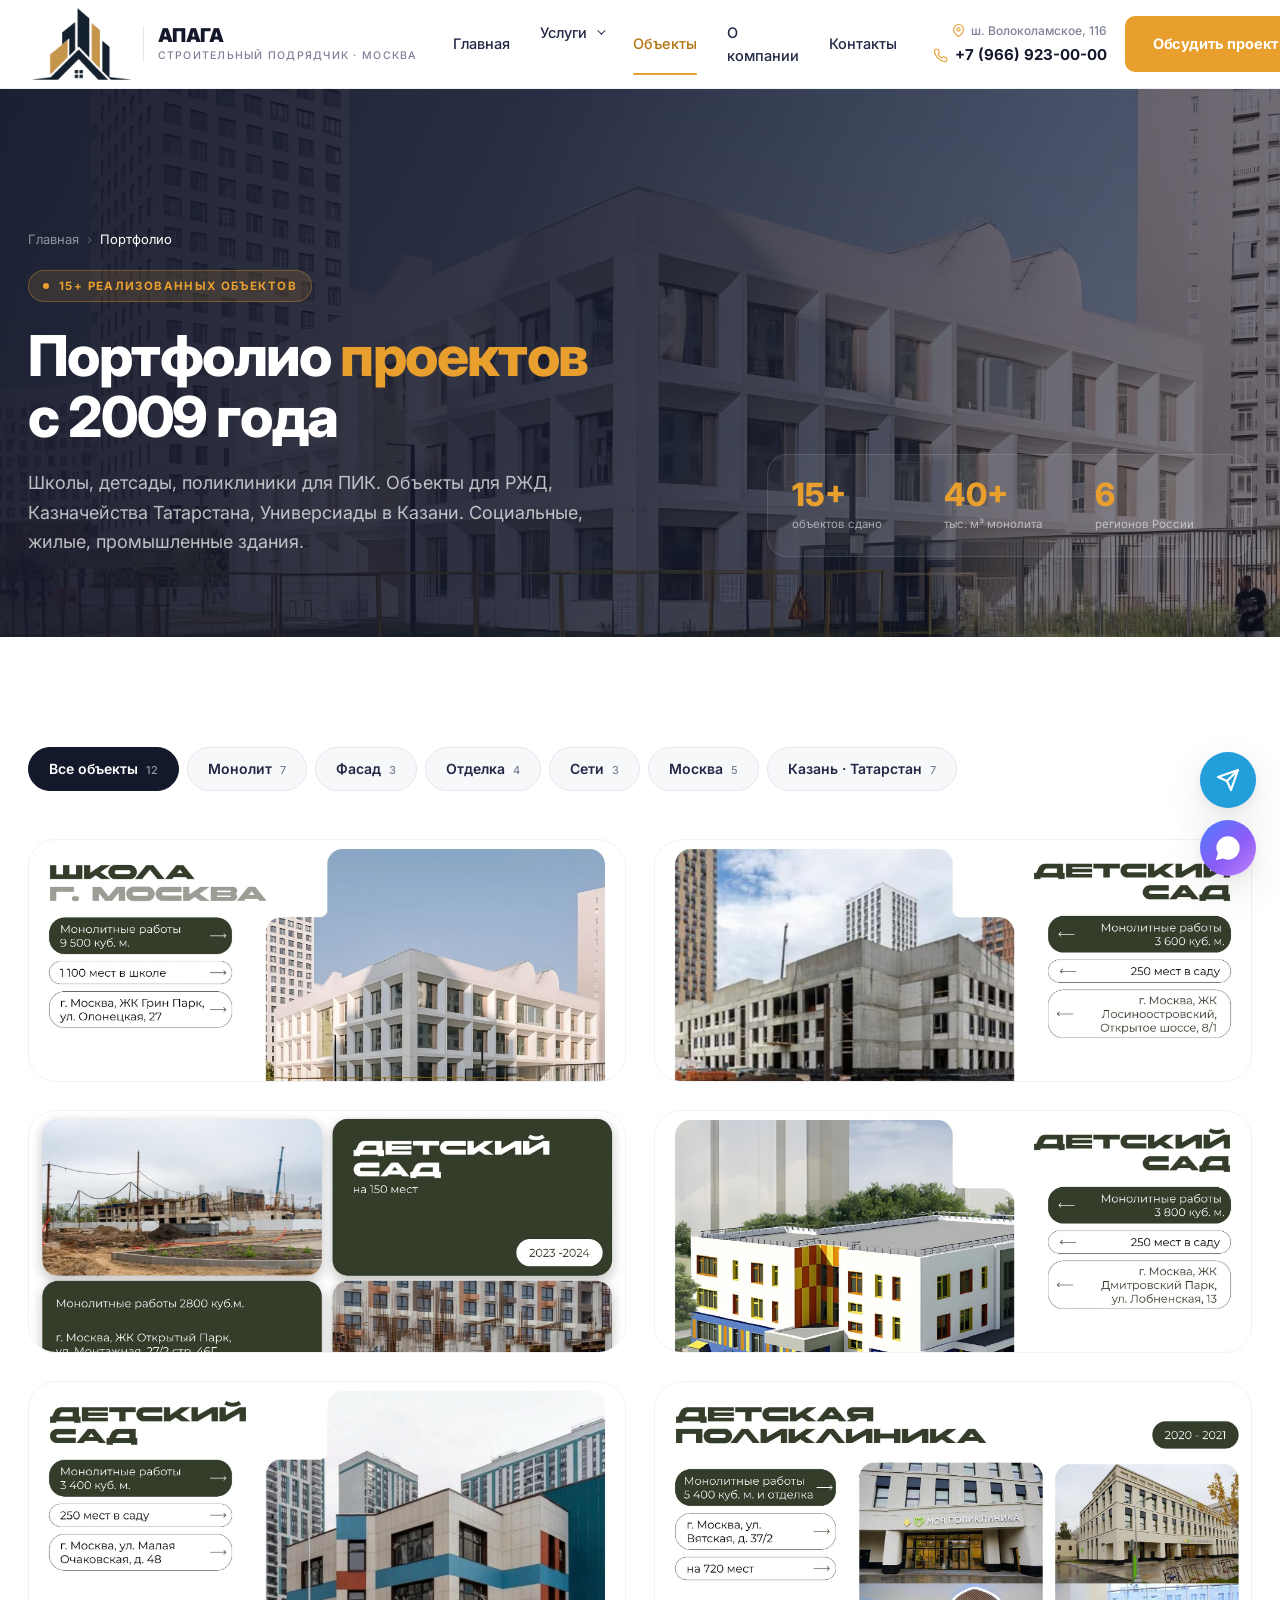
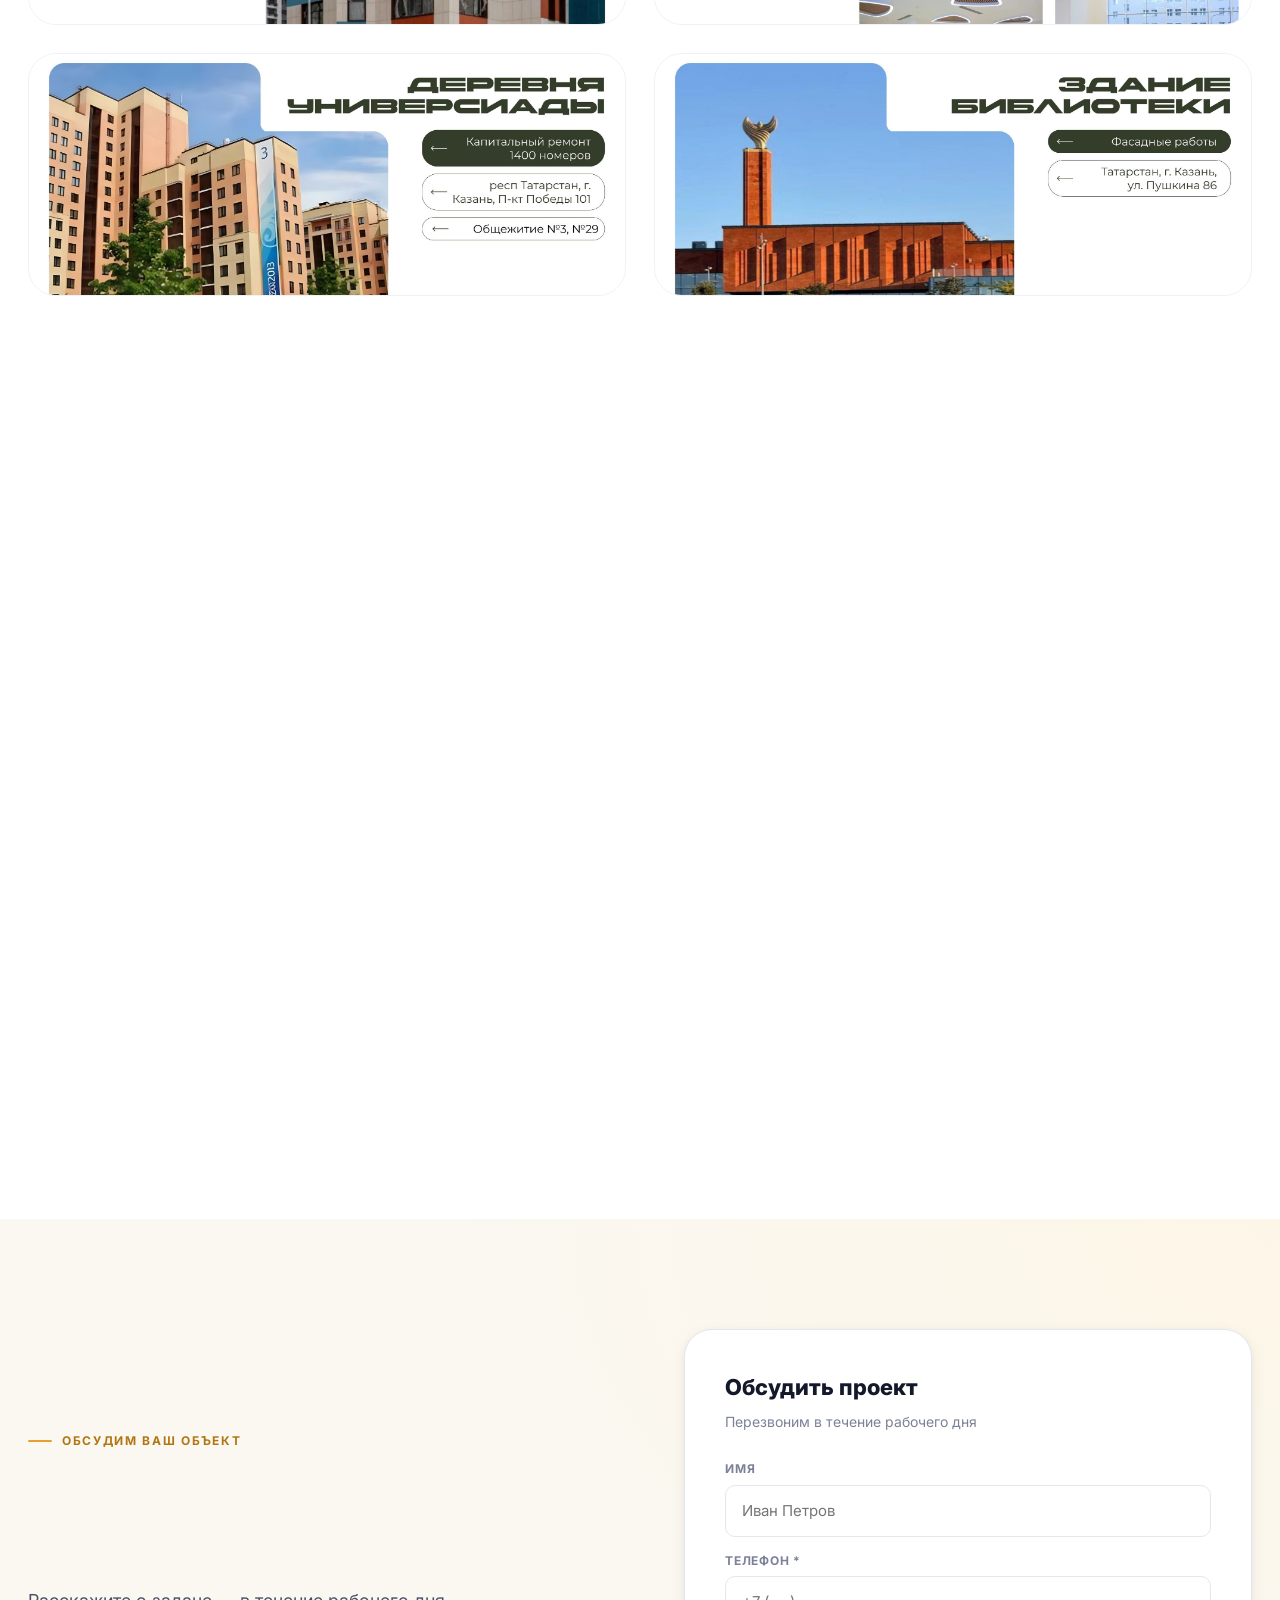
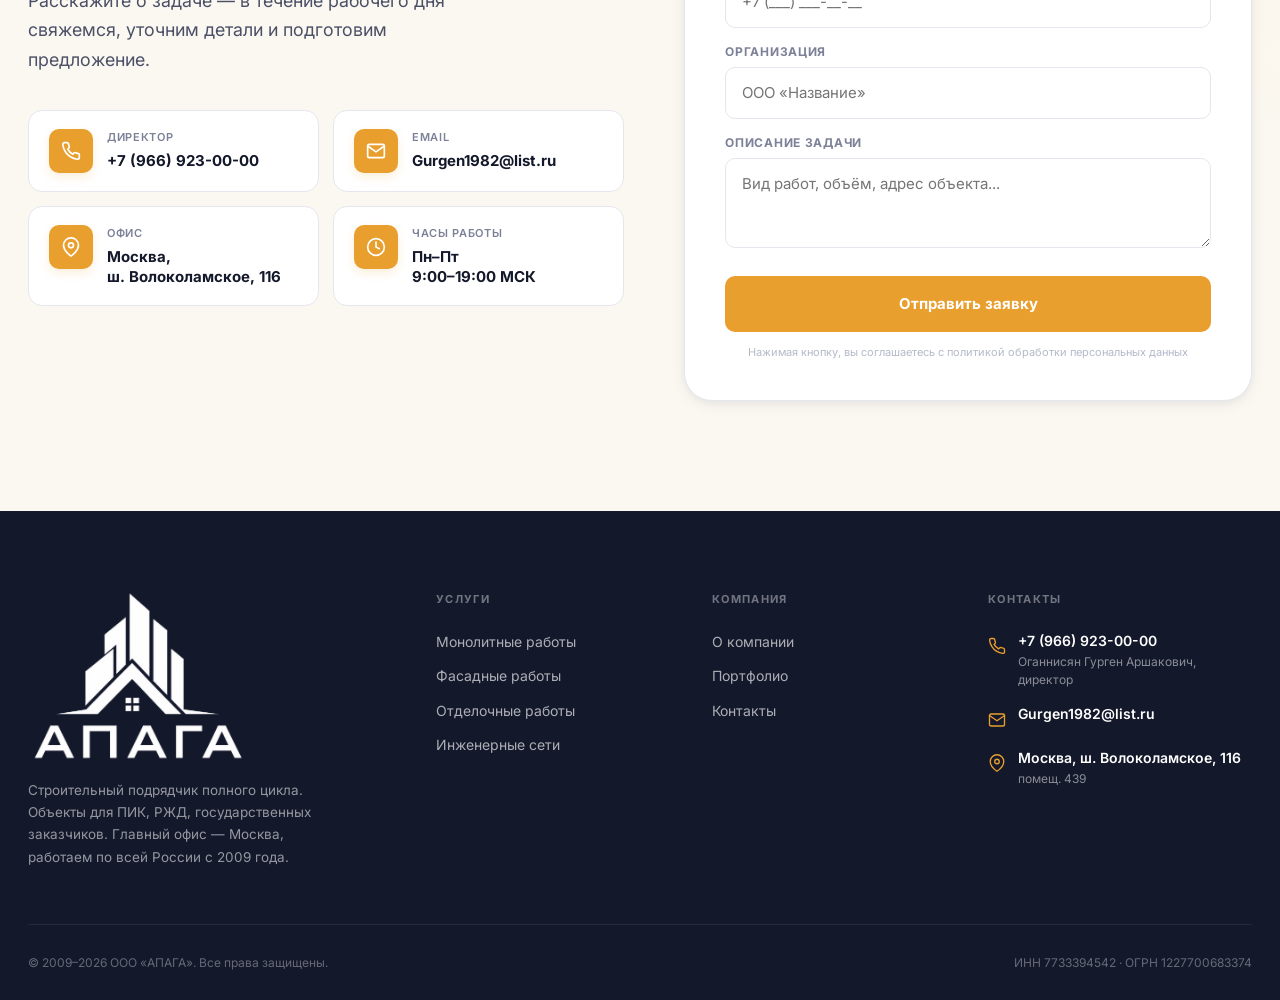
<file: portfolio.html>
<!DOCTYPE html>
<html lang="ru">
<head>
  <meta charset="UTF-8">
  <meta name="viewport" content="width=device-width, initial-scale=1.0">
  <meta name="description" content="Портфолио АПАГА — 15+ реализованных объектов: школы, детсады, поликлиники, объекты РЖД и Универсиады. Москва, Татарстан, регионы России.">
  <link rel="icon" type="image/svg+xml" href="assets/img/logo.svg">
  <title>Портфолио объектов — АПАГА · ПИК, РЖД, Универсиада, Казначейство РТ</title>
  <link rel="preconnect" href="https://fonts.googleapis.com">
  <link rel="preconnect" href="https://fonts.gstatic.com" crossorigin>
  <link href="https://fonts.googleapis.com/css2?family=Inter:wght@300;400;500;600;700;800;900&display=swap" rel="stylesheet">
  <link rel="stylesheet" href="assets/css/main.css">
  <style>
    .pf-hero { background: var(--ink); color: #fff; padding: 140px 0 80px; position: relative; overflow: hidden; }
    .pf-hero__bg { position: absolute; inset: 0; opacity: .68; background-size: cover; background-position: center; }
    .pf-hero__veil { position: absolute; inset: 0; background: linear-gradient(105deg, rgba(20,24,43,.92) 0%, rgba(20,24,43,.78) 38%, rgba(20,24,43,.42) 80%, rgba(20,24,43,.28) 100%); }
    .pf-hero .wrap { position: relative; z-index: 2; }
    .pf-hero__crumbs { display: flex; gap: 8px; font-size: 13px; color: rgba(255,255,255,.5); margin-bottom: 20px; }
    .pf-hero__crumbs a:hover { color: var(--accent); }
    .pf-hero__row { display: grid; grid-template-columns: 1.4fr 1fr; gap: 60px; align-items: end; }
    .pf-hero__title { color: #fff; max-width: 760px; }
    .pf-hero__title em { color: var(--accent); font-style: normal; }
    .pf-hero__sub { font-size: 18px; color: rgba(255,255,255,.7); line-height: 1.65; margin-top: 20px; max-width: 600px; }
    .pf-hero__stats { display: grid; grid-template-columns: repeat(3, 1fr); gap: 20px; padding: 24px; background: rgba(255,255,255,.05); border: 1px solid rgba(255,255,255,.1); border-radius: var(--r-lg); }
    .pf-hero__stat-n { font-size: 32px; font-weight: 800; color: #fff; line-height: 1; }
    .pf-hero__stat-n span { color: var(--accent); }
    .pf-hero__stat-l { font-size: 11.5px; color: rgba(255,255,255,.55); margin-top: 5px; line-height: 1.4; }

    /* Filter tabs */
    .pf-filter { display: flex; gap: 8px; flex-wrap: wrap; margin-bottom: 48px; }
    .pf-tab {
      padding: 10px 20px;
      background: var(--bg-soft);
      border: 1.5px solid var(--border);
      border-radius: 100px;
      font-size: 14px;
      font-weight: 600;
      color: var(--ink-soft);
      cursor: pointer;
      transition: all var(--t);
    }
    .pf-tab:hover { border-color: var(--accent-line); }
    .pf-tab.active { background: var(--ink); color: #fff; border-color: var(--ink); }
    .pf-tab__count { font-size: 11px; color: var(--text-mute); margin-left: 4px; font-weight: 500; }
    .pf-tab.active .pf-tab__count { color: rgba(255,255,255,.55); }

    .pf-list-grid {
      display: grid;
      grid-template-columns: 1fr;
      gap: 24px;
    }
    .pf-list-card {
      position: relative;
      border-radius: var(--r-xl);
      overflow: hidden;
      background: #fff;
      border: 1px solid var(--border-soft);
      transition: all var(--t);
    }
    .pf-list-card:hover {
      box-shadow: var(--sh-lg);
      transform: translateY(-3px);
      border-color: var(--accent-line);
    }
    .pf-list-card img { width: 100%; height: auto; display: block; transition: transform .8s var(--ease-out); }
    .pf-list-card:hover img { transform: scale(1.01); }

    @media (min-width: 900px) {
      .pf-list-grid { grid-template-columns: 1fr 1fr; gap: 28px; }
    }
    @media (max-width: 1100px) {
      .pf-hero__row { grid-template-columns: 1fr; gap: 36px; }
    }
    @media (max-width: 900px) {
      .pf-hero { padding: 110px 0 64px; }
      .pf-hero__stats { grid-template-columns: repeat(3, 1fr); padding: 18px; }
    }
  </style>
</head>
<body>
<svg class="svg-sprite" aria-hidden="true" xmlns="http://www.w3.org/2000/svg">
<symbol id="i-arrow-right" viewBox="0 0 24 24"><path d="M5 12h14M13 6l6 6-6 6"/></symbol>
<symbol id="i-arrow-up" viewBox="0 0 24 24"><path d="M12 19V5M5 12l7-7 7 7"/></symbol>
<symbol id="i-arrow-up-right" viewBox="0 0 24 24"><path d="M7 17L17 7M8 7h9v9"/></symbol>
<symbol id="i-chevron-down" viewBox="0 0 24 24"><path d="M6 9l6 6 6-6"/></symbol>
<symbol id="i-plus" viewBox="0 0 24 24"><path d="M12 5v14M5 12h14"/></symbol>
<symbol id="i-x" viewBox="0 0 24 24"><path d="M18 6L6 18M6 6l12 12"/></symbol>
<symbol id="i-check" viewBox="0 0 24 24"><path d="M5 12.5l4.5 4.5L19 7"/></symbol>
<symbol id="i-check-circle" viewBox="0 0 24 24"><path d="M22 11.08V12a10 10 0 1 1-5.93-9.14"/><path d="M22 4L12 14.01l-3-3"/></symbol>
<symbol id="i-phone" viewBox="0 0 24 24"><path d="M22 16.92v3a2 2 0 0 1-2.18 2 19.79 19.79 0 0 1-8.63-3.07 19.5 19.5 0 0 1-6-6 19.79 19.79 0 0 1-3.07-8.67A2 2 0 0 1 4.11 2h3a2 2 0 0 1 2 1.72 12.84 12.84 0 0 0 .7 2.81 2 2 0 0 1-.45 2.11L8.09 9.91a16 16 0 0 0 6 6l1.27-1.27a2 2 0 0 1 2.11-.45 12.84 12.84 0 0 0 2.81.7A2 2 0 0 1 22 16.92z"/></symbol>
<symbol id="i-mail" viewBox="0 0 24 24"><path d="M4 4h16c1.1 0 2 .9 2 2v12c0 1.1-.9 2-2 2H4c-1.1 0-2-.9-2-2V6c0-1.1.9-2 2-2z"/><path d="M22 6l-10 7L2 6"/></symbol>
<symbol id="i-pin" viewBox="0 0 24 24"><path d="M21 10c0 7-9 13-9 13s-9-6-9-13a9 9 0 0 1 18 0z"/><circle cx="12" cy="10" r="3"/></symbol>
<symbol id="i-clock" viewBox="0 0 24 24"><circle cx="12" cy="12" r="10"/><path d="M12 6v6l4 2"/></symbol>
<symbol id="i-calendar" viewBox="0 0 24 24"><rect x="3" y="4" width="18" height="18" rx="2"/><path d="M16 2v4M8 2v4M3 10h18"/></symbol>
<symbol id="i-building" viewBox="0 0 24 24"><path d="M6 22V4a2 2 0 0 1 2-2h8a2 2 0 0 1 2 2v18z"/><path d="M6 12H4a2 2 0 0 0-2 2v8h4M18 9h2a2 2 0 0 1 2 2v11h-4M10 6h4M10 10h4M10 14h4M10 18h4"/></symbol>
<symbol id="i-tower" viewBox="0 0 24 24"><path d="M9 22V8l3-6 3 6v14M9 12h6M5 22V14l4-2M19 22V14l-4-2"/></symbol>
<symbol id="i-layers" viewBox="0 0 24 24"><path d="M12 2L2 7l10 5 10-5-10-5z"/><path d="M2 17l10 5 10-5M2 12l10 5 10-5"/></symbol>
<symbol id="i-brush" viewBox="0 0 24 24"><path d="M9.06 11.9l8.07-8.06a2.85 2.85 0 1 1 4.03 4.03l-8.06 8.07"/><path d="M7.07 14.94c-1.66 0-3 1.35-3 3.02 0 1.33-2.5 1.52-2 2.02 1.08 1.1 2.49 2.02 4 2.02 2.2 0 4-1.8 4-4.04a3.01 3.01 0 0 0-3-3.02z"/></symbol>
<symbol id="i-pipe" viewBox="0 0 24 24"><path d="M14.7 6.3a1 1 0 0 0 0 1.4l1.6 1.6a1 1 0 0 0 1.4 0l3.77-3.77a6 6 0 0 1-7.94 7.94l-6.91 6.91a2.12 2.12 0 0 1-3-3l6.91-6.91a6 6 0 0 1 7.94-7.94l-3.76 3.76z"/></symbol>
<symbol id="i-shield" viewBox="0 0 24 24"><path d="M12 22s8-4 8-10V5l-8-3-8 3v7c0 6 8 10 8 10z"/><path d="M9 12l2 2 4-4"/></symbol>
<symbol id="i-award" viewBox="0 0 24 24"><circle cx="12" cy="8" r="6"/><path d="M15.5 13.5L17 22l-5-3-5 3 1.5-8.5"/></symbol>
<symbol id="i-file" viewBox="0 0 24 24"><path d="M14 2H6a2 2 0 0 0-2 2v16a2 2 0 0 0 2 2h12a2 2 0 0 0 2-2V8z"/><path d="M14 2v6h6M16 13H8M16 17H8M10 9H8"/></symbol>
<symbol id="i-camera" viewBox="0 0 24 24"><path d="M23 19a2 2 0 0 1-2 2H3a2 2 0 0 1-2-2V8a2 2 0 0 1 2-2h4l2-3h6l2 3h4a2 2 0 0 1 2 2z"/><circle cx="12" cy="13" r="4"/></symbol>
<symbol id="i-flask" viewBox="0 0 24 24"><path d="M9 2v6L4.5 19a2 2 0 0 0 1.7 3h11.6a2 2 0 0 0 1.7-3L15 8V2M9 2h6M7 16h10"/></symbol>
<symbol id="i-users" viewBox="0 0 24 24"><path d="M17 21v-2a4 4 0 0 0-4-4H5a4 4 0 0 0-4 4v2"/><circle cx="9" cy="7" r="4"/><path d="M23 21v-2a4 4 0 0 0-3-3.87M16 3.13a4 4 0 0 1 0 7.75"/></symbol>
<symbol id="i-calculator" viewBox="0 0 24 24"><rect x="4" y="2" width="16" height="20" rx="2"/><path d="M8 6h8M8 10h.01M12 10h.01M16 10h.01M8 14h.01M12 14h.01M16 14h.01M8 18h.01M12 18h.01M16 18h.01"/></symbol>
<symbol id="i-send" viewBox="0 0 24 24"><path d="M22 2L11 13M22 2l-7 20-4-9-9-4 20-7z"/></symbol>
<symbol id="i-message" viewBox="0 0 24 24"><path d="M21 15a2 2 0 0 1-2 2H7l-4 4V5a2 2 0 0 1 2-2h14a2 2 0 0 1 2 2z"/></symbol>
<symbol id="i-target" viewBox="0 0 24 24"><circle cx="12" cy="12" r="10"/><circle cx="12" cy="12" r="6"/><circle cx="12" cy="12" r="2"/></symbol>
<symbol id="i-trending" viewBox="0 0 24 24"><path d="M23 6L13.5 15.5l-5-5L1 18M17 6h6v6"/></symbol>
<symbol id="i-zap" viewBox="0 0 24 24"><path d="M13 2L3 14h9l-1 8 10-12h-9z"/></symbol>
<symbol id="i-hard-hat" viewBox="0 0 24 24"><path d="M2 18h20M4 18v-3a8 8 0 0 1 16 0v3M9 7V4h6v3"/></symbol>
<symbol id="i-document" viewBox="0 0 24 24"><path d="M14 2H6a2 2 0 0 0-2 2v16a2 2 0 0 0 2 2h12a2 2 0 0 0 2-2V8z"/><path d="M14 2v6h6"/></symbol>
<symbol id="i-handshake" viewBox="0 0 24 24"><path d="M11 17l2 2a1 1 0 0 0 1.4 0l5.6-5.6a1 1 0 0 0 0-1.4l-2-2"/><path d="M22 5l-2 2-7-7-3 3 2 2-3 3 4 4"/><path d="M2 14l4-4 7 7-4 4z"/></symbol>
<symbol id="i-quote" viewBox="0 0 24 24"><path d="M3 21c3 0 7-1 7-8V5c0-1.25-.756-2.017-2-2H4c-1.25 0-2 .75-2 1.972V11c0 1.25.75 2 2 2 1 0 1 0 1 1v1c0 1-1 2-2 2-1 0-1 .008-1 1.031V20c0 1 0 1 1 1z"/><path d="M15 21c3 0 7-1 7-8V5c0-1.25-.757-2.017-2-2h-4c-1.25 0-2 .75-2 1.972V11c0 1.25.75 2 2 2h.75c0 2.25-.25 4-2.75 4-1 0-1 .008-1 1.031V20c0 1 0 1 1 1z"/></symbol>
<symbol id="i-star" viewBox="0 0 24 24"><path d="M12 2l3.09 6.26L22 9.27l-5 4.87 1.18 6.88L12 17.77l-6.18 3.25L7 14.14 2 9.27l6.91-1.01L12 2z"/></symbol>
<symbol id="i-globe" viewBox="0 0 24 24"><circle cx="12" cy="12" r="10"/><path d="M2 12h20M12 2a15.3 15.3 0 0 1 4 10 15.3 15.3 0 0 1-4 10 15.3 15.3 0 0 1-4-10 15.3 15.3 0 0 1 4-10z"/></symbol>
<symbol id="i-list" viewBox="0 0 24 24"><path d="M8 6h13M8 12h13M8 18h13M3 6h.01M3 12h.01M3 18h.01"/></symbol>
<symbol id="i-cube" viewBox="0 0 24 24"><path d="M12 2l9 5v10l-9 5-9-5V7l9-5z"/><path d="M3.27 6.96L12 12.01l8.73-5.05M12 22V12"/></symbol>
<symbol id="i-max" viewBox="0 0 24 24"><path d="M12 2a10 10 0 0 1 10 10 10 10 0 0 1-10 10c-1.5 0-2.96-.33-4.27-.95l-5.43 1.32a.5.5 0 0 1-.6-.65l1.7-5.27A10 10 0 0 1 2 12 10 10 0 0 1 12 2z"/></symbol>
</svg>



<header class="hdr">
  <div class="hdr__row">
    <a href="index.html" class="hdr__logo"><img src="assets/img/logo-menu.png" alt="АПАГА" height="48" style="width:auto;display:block;"><span class="hdr__logo-tag">АПАГА<small>Строительный подрядчик · Москва</small></span></a>
    <nav class="hdr__nav">
      <a href="index.html" class="nav-link">Главная</a>
      <div class="has-drop">
        <a href="services/monolit.html" class="nav-link">Услуги</a>
        <div class="dropdown">
          <a href="services/monolit.html" class="drop-link"><svg class="ico"><use href="#i-tower"/></svg> Монолитные работы</a>
          <a href="services/fasad.html" class="drop-link"><svg class="ico"><use href="#i-layers"/></svg> Фасадные работы</a>
          <a href="services/otdelka.html" class="drop-link"><svg class="ico"><use href="#i-brush"/></svg> Отделочные работы</a>
          <a href="services/seti.html" class="drop-link"><svg class="ico"><use href="#i-pipe"/></svg> Инженерные сети</a>
        </div>
      </div>
      <a href="portfolio.html" class="nav-link active">Объекты</a>
      <a href="about.html" class="nav-link">О компании</a>
      <a href="contact.html" class="nav-link">Контакты</a>
    </nav>
    <div class="hdr__cta">
      <div class="hdr__info">
        <div class="hdr__addr"><svg class="ico"><use href="#i-pin"/></svg> ш. Волоколамское, 116</div>
        <a href="tel:+79669230000" class="hdr__phone"><svg class="ico"><use href="#i-phone"/></svg> +7 (966) 923-00-00</a>
      </div>
      <a href="contact.html" class="btn btn-primary"><span>Обсудить проект</span><svg class="ico"><use href="#i-arrow-right"/></svg></a>
      <button class="burger" aria-label="Меню"><span></span><span></span><span></span></button>
    </div>
  </div>
</header>

<nav class="mob-nav">
  <a href="index.html" class="mob-link">Главная</a>
  <a href="services/monolit.html" class="mob-link">Монолитные работы</a>
  <a href="services/fasad.html" class="mob-link">Фасадные работы</a>
  <a href="services/otdelka.html" class="mob-link">Отделочные работы</a>
  <a href="services/seti.html" class="mob-link">Инженерные сети</a>
  <a href="portfolio.html" class="mob-link">Объекты</a>
  <a href="about.html" class="mob-link">О компании</a>
  <a href="contact.html" class="mob-link">Контакты</a>
  <div class="mob-nav__foot">
    <a href="tel:+79669230000">+7 (966) 923-00-00</a>
    <a href="contact.html" class="btn btn-primary">Обсудить проект</a>
  </div>
</nav>

<section class="pf-hero">
  <div class="pf-hero__bg" style="background-image:url('portfolio_imgs/page04_img1.jpg')"></div>
  <div class="pf-hero__veil"></div>
  <div class="wrap">
    <div class="pf-hero__crumbs"><a href="index.html">Главная</a><span style="color:rgba(255,255,255,.25);">›</span><span style="color:#fff;">Портфолио</span></div>
    <div class="pf-hero__row">
      <div>
        <div class="hero__tag h-slide" style="margin-bottom:24px;"><span class="dot"></span> 15+ реализованных объектов</div>
        <h1 class="h1 pf-hero__title h-slide d1">Портфолио <em>проектов</em><br>с 2009 года</h1>
        <p class="pf-hero__sub r-up d2">Школы, детсады, поликлиники для ПИК. Объекты для РЖД, Казначейства Татарстана, Универсиады в Казани. Социальные, жилые, промышленные здания.</p>
      </div>
      <div class="pf-hero__stats r-scale d3">
        <div><div class="pf-hero__stat-n"><span data-count="15">0</span><span>+</span></div><div class="pf-hero__stat-l">объектов сдано</div></div>
        <div><div class="pf-hero__stat-n"><span data-count="40">0</span><span>+</span></div><div class="pf-hero__stat-l">тыс. м³ монолита</div></div>
        <div><div class="pf-hero__stat-n"><span data-count="6">0</span></div><div class="pf-hero__stat-l">регионов России</div></div>
      </div>
    </div>
  </div>
</section>

<section class="sec">
  <div class="wrap">
    <div class="pf-filter r-up">
      <button class="pf-tab active" data-filter="all">Все объекты <span class="pf-tab__count">12</span></button>
      <button class="pf-tab" data-filter="monolit">Монолит <span class="pf-tab__count">7</span></button>
      <button class="pf-tab" data-filter="fasad">Фасад <span class="pf-tab__count">3</span></button>
      <button class="pf-tab" data-filter="otdelka">Отделка <span class="pf-tab__count">4</span></button>
      <button class="pf-tab" data-filter="seti">Сети <span class="pf-tab__count">3</span></button>
      <button class="pf-tab" data-filter="moscow">Москва <span class="pf-tab__count">5</span></button>
      <button class="pf-tab" data-filter="kazan">Казань · Татарстан <span class="pf-tab__count">7</span></button>
    </div>

    <div class="pf-list-grid" id="pfList">
      <div class="pf-list-card r-up" data-tags="monolit moscow"><img src="pf/p04.jpg" alt="Школа на 1100 мест ЖК Грин Парк, Москва" loading="lazy"></div>
      <div class="pf-list-card r-up d1" data-tags="monolit moscow"><img src="pf/p02.jpg" alt="Детский сад ЖК Лосиноостровский, Москва" loading="lazy"></div>
      <div class="pf-list-card r-up" data-tags="monolit moscow"><img src="pf/p03.jpg" alt="Детский сад ЖК Открытый Парк, Москва" loading="lazy"></div>
      <div class="pf-list-card r-up d1" data-tags="monolit fasad moscow"><img src="pf/p06.jpg" alt="Детский сад ЖК Дмитровский Парк, Москва" loading="lazy"></div>
      <div class="pf-list-card r-up" data-tags="monolit fasad moscow"><img src="pf/p07.jpg" alt="Детский сад на ул. Малая Очаковская, Москва" loading="lazy"></div>
      <div class="pf-list-card r-up d1" data-tags="monolit otdelka moscow"><img src="pf/p09.jpg" alt="Детская поликлиника на ул. Вятской, Москва" loading="lazy"></div>
      <div class="pf-list-card r-up" data-tags="otdelka kazan"><img src="pf/p10.jpg" alt="Деревня Универсиады, Казань" loading="lazy"></div>
      <div class="pf-list-card r-up d1" data-tags="fasad kazan"><img src="pf/p12.jpg" alt="Здание Национальной библиотеки Татарстана, Казань" loading="lazy"></div>
      <div class="pf-list-card r-up" data-tags="otdelka seti kazan"><img src="pf/p14.jpg" alt="Казанский молочный завод" loading="lazy"></div>
      <div class="pf-list-card r-up d1" data-tags="monolit fasad kazan"><img src="pf/p15.jpg" alt="Международная школа Казани" loading="lazy"></div>
      <div class="pf-list-card r-up" data-tags="seti kazan"><img src="pf/p17.jpg" alt="Локомотивное депо РЖД, Агрыз" loading="lazy"></div>
      <div class="pf-list-card r-up d1" data-tags="otdelka seti kazan"><img src="pf/p18.jpg" alt="Казначейство Татарстана, Агрыз" loading="lazy"></div>
      <div class="pf-list-card r-up" data-tags="otdelka kazan"><img src="pf/p19.jpg" alt="Гостиница Звезда, Агрыз" loading="lazy"></div>
    </div>
  </div>
</section>

<section class="sec bg-warm" id="contact">
  <div class="bg-vec bg-vec--lines"></div>
  <div class="wrap" style="position:relative;">
    <div class="cta-row">
      <div>
        <div class="kicker">Обсудим ваш объект</div>
        <h2 class="h2 h-slide">Готовы взяться<br>за <em class="acc">следующий проект</em></h2>
        <p class="lead r-up d1" style="margin-top:18px;max-width:480px;">Расскажите о задаче — в течение рабочего дня свяжемся, уточним детали и подготовим предложение.</p>
        <div class="ci-grid r-up d2">
          <div class="ci"><div class="ci__ico"><svg class="ico"><use href="#i-phone"/></svg></div><div><div class="ci__lab">Директор</div><div class="ci__val"><a href="tel:+79669230000">+7 (966) 923-00-00</a></div></div></div>
          <div class="ci"><div class="ci__ico"><svg class="ico"><use href="#i-mail"/></svg></div><div><div class="ci__lab">Email</div><div class="ci__val"><a href="mailto:Gurgen1982@list.ru">Gurgen1982@list.ru</a></div></div></div>
          <div class="ci"><div class="ci__ico"><svg class="ico"><use href="#i-pin"/></svg></div><div><div class="ci__lab">Офис</div><div class="ci__val">Москва,<br>ш. Волоколамское, 116</div></div></div>
          <div class="ci"><div class="ci__ico"><svg class="ico"><use href="#i-clock"/></svg></div><div><div class="ci__lab">Часы работы</div><div class="ci__val">Пн–Пт<br>9:00–19:00 МСК</div></div></div>
        </div>
      </div>
      <div class="r-scale d2">
        <form class="cta-card" data-form>
          <div class="cta-card__fields">
            <div class="cta-card__title">Обсудить проект</div>
            <div class="cta-card__sub">Перезвоним в течение рабочего дня</div>
            <div class="fg"><label>Имя</label><input type="text" placeholder="Иван Петров"></div>
            <div class="fg"><label>Телефон *</label><input type="tel" placeholder="+7 (___) ___-__-__" required></div>
            <div class="fg"><label>Организация</label><input type="text" placeholder="ООО «Название»"></div>
            <div class="fg"><label>Описание задачи</label><textarea placeholder="Вид работ, объём, адрес объекта..."></textarea></div>
            <button type="submit" class="submit-btn">Отправить заявку</button>
            <div class="priv">Нажимая кнопку, вы соглашаетесь с политикой обработки персональных данных</div>
          </div>
          <div class="cta-success">
            <div class="cta-success__ico"><svg class="ico"><use href="#i-check"/></svg></div>
            <div class="cta-success__t">Заявка получена</div>
            <div class="cta-success__s">Свяжемся с вами в течение рабочего дня.</div>
          </div>
        </form>
      </div>
    </div>
  </div>
</section>

<footer class="footer">
  <div class="wrap">
    <div class="footer__top">
      <div><img src="assets/img/logo-footer.png" alt="АПАГА" width="220" style="height:auto;display:block;margin-bottom:18px;"><p class="footer__brand-desc">Строительный подрядчик полного цикла. Объекты для ПИК, РЖД, государственных заказчиков. Главный офис — Москва, работаем по всей России с 2009 года.</p></div>
      <div><div class="footer__col-h">Услуги</div><div class="footer__links"><a href="services/monolit.html" class="footer__link">Монолитные работы</a><a href="services/fasad.html" class="footer__link">Фасадные работы</a><a href="services/otdelka.html" class="footer__link">Отделочные работы</a><a href="services/seti.html" class="footer__link">Инженерные сети</a></div></div>
      <div><div class="footer__col-h">Компания</div><div class="footer__links"><a href="about.html" class="footer__link">О компании</a><a href="portfolio.html" class="footer__link">Портфолио</a><a href="contact.html" class="footer__link">Контакты</a></div></div>
      <div>
        <div class="footer__col-h">Контакты</div>
        <div class="footer__contact-row"><div class="footer__contact-ico"><svg class="ico"><use href="#i-phone"/></svg></div><div><div class="footer__contact-val"><a href="tel:+79669230000">+7 (966) 923-00-00</a></div><div class="footer__contact-sub">Оганнисян Гурген Аршакович, директор</div></div></div>
        <div class="footer__contact-row"><div class="footer__contact-ico"><svg class="ico"><use href="#i-mail"/></svg></div><div><div class="footer__contact-val"><a href="mailto:Gurgen1982@list.ru">Gurgen1982@list.ru</a></div></div></div>
        <div class="footer__contact-row"><div class="footer__contact-ico"><svg class="ico"><use href="#i-pin"/></svg></div><div><div class="footer__contact-val">Москва, ш. Волоколамское, 116</div><div class="footer__contact-sub">помещ. 439</div></div></div>
      </div>
    </div>
    <div class="footer__bot"><span>© 2009–2026 ООО «АПАГА». Все права защищены.</span><span>ИНН 7733394542 · ОГРН 1227700683374</span></div>
  </div>
</footer>




<div class="fab-stack">
  <button class="btt" aria-label="Наверх"><svg class="ico"><use href="#i-arrow-up"/></svg></button>
  <a href="https://t.me/+79669230000" target="_blank" rel="noopener" class="fab-btn fab-tg" data-tip="Написать в Telegram" aria-label="Telegram"><svg class="ico"><use href="#i-send"/></svg></a>
  <a href="https://max.ru/" target="_blank" rel="noopener" class="fab-btn fab-max" data-tip="MAX" aria-label="MAX"><svg class="ico"><use href="#i-max"/></svg></a>
</div>
<script src="assets/js/main.js" defer></script>
<script>
  // Portfolio filter
  const tabs = document.querySelectorAll('.pf-tab');
  const cards = document.querySelectorAll('#pfList .pf-list-card');
  tabs.forEach(t => t.addEventListener('click', () => {
    tabs.forEach(x => x.classList.remove('active'));
    t.classList.add('active');
    const f = t.dataset.filter;
    cards.forEach(c => {
      const tags = (c.dataset.tags || '').split(' ');
      const show = f === 'all' || tags.includes(f);
      c.style.display = show ? '' : 'none';
    });
  }));
</script>
</body>
</html>
</file>
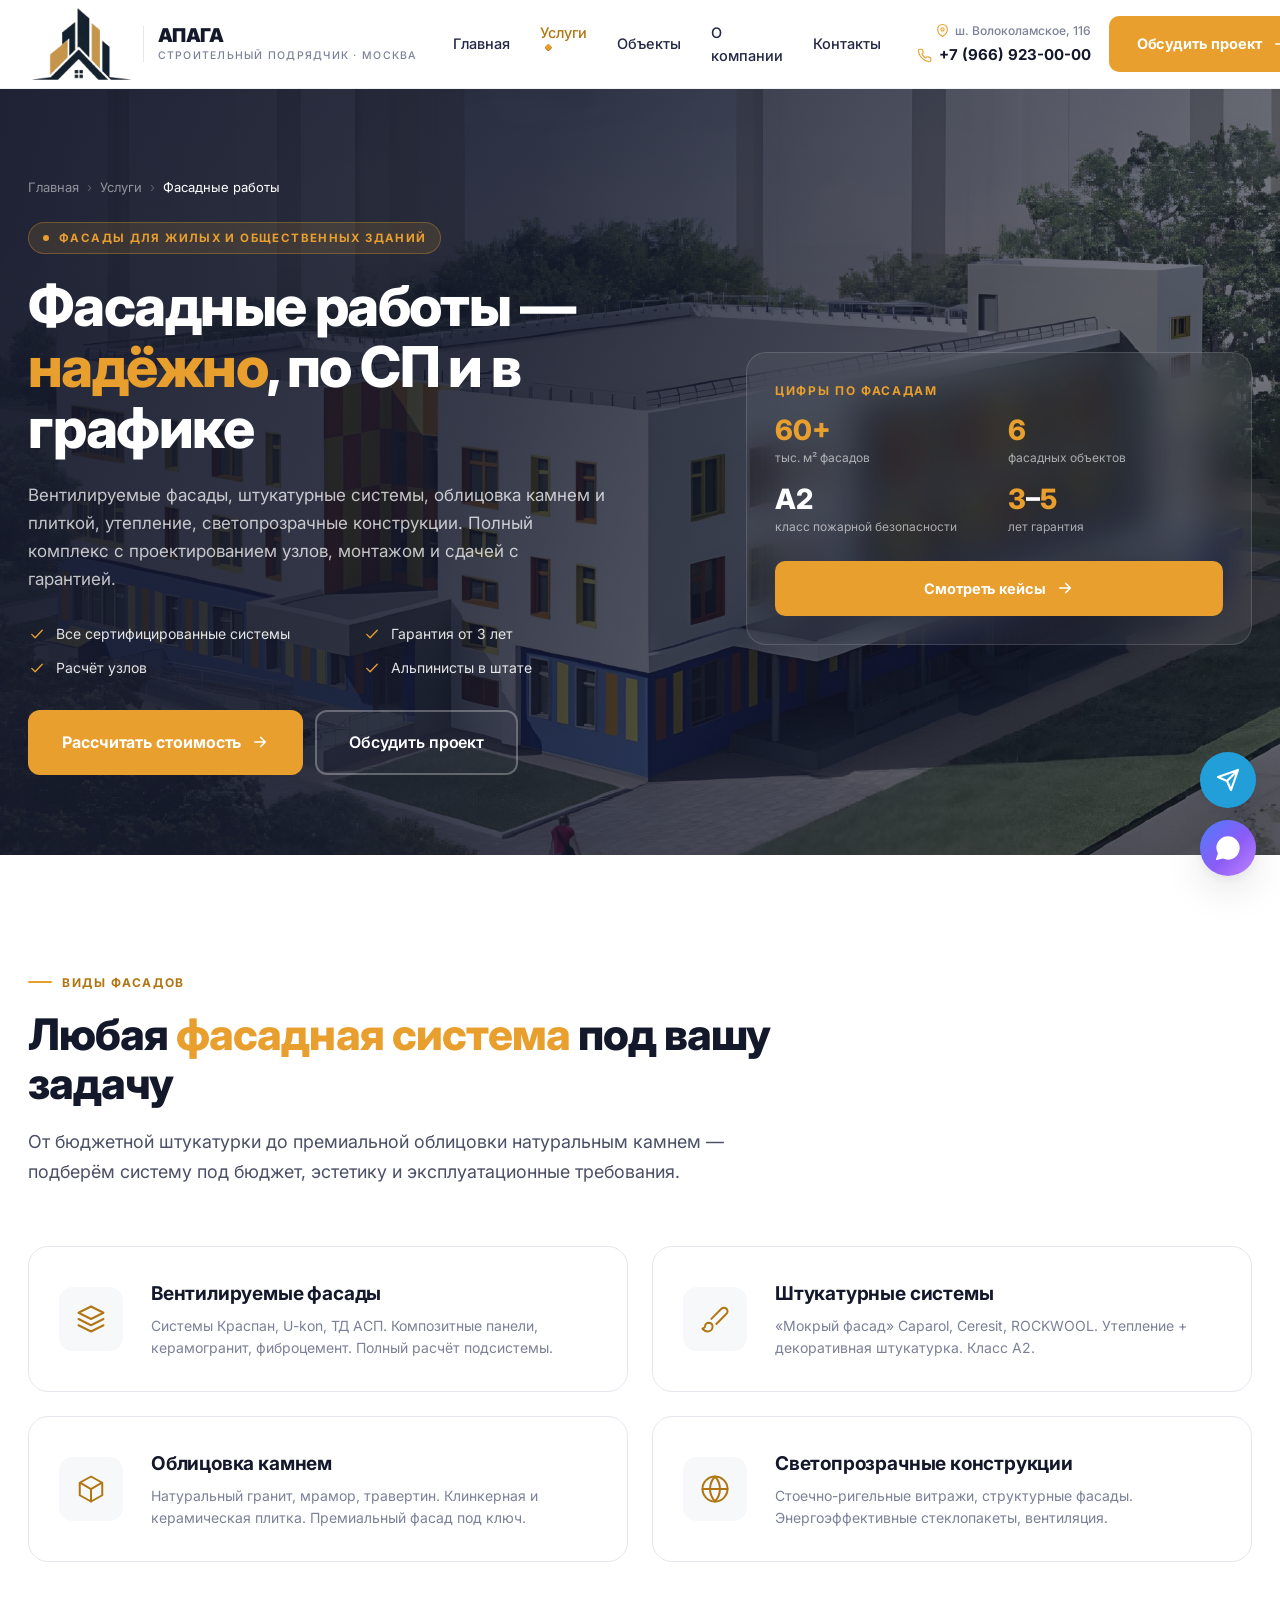
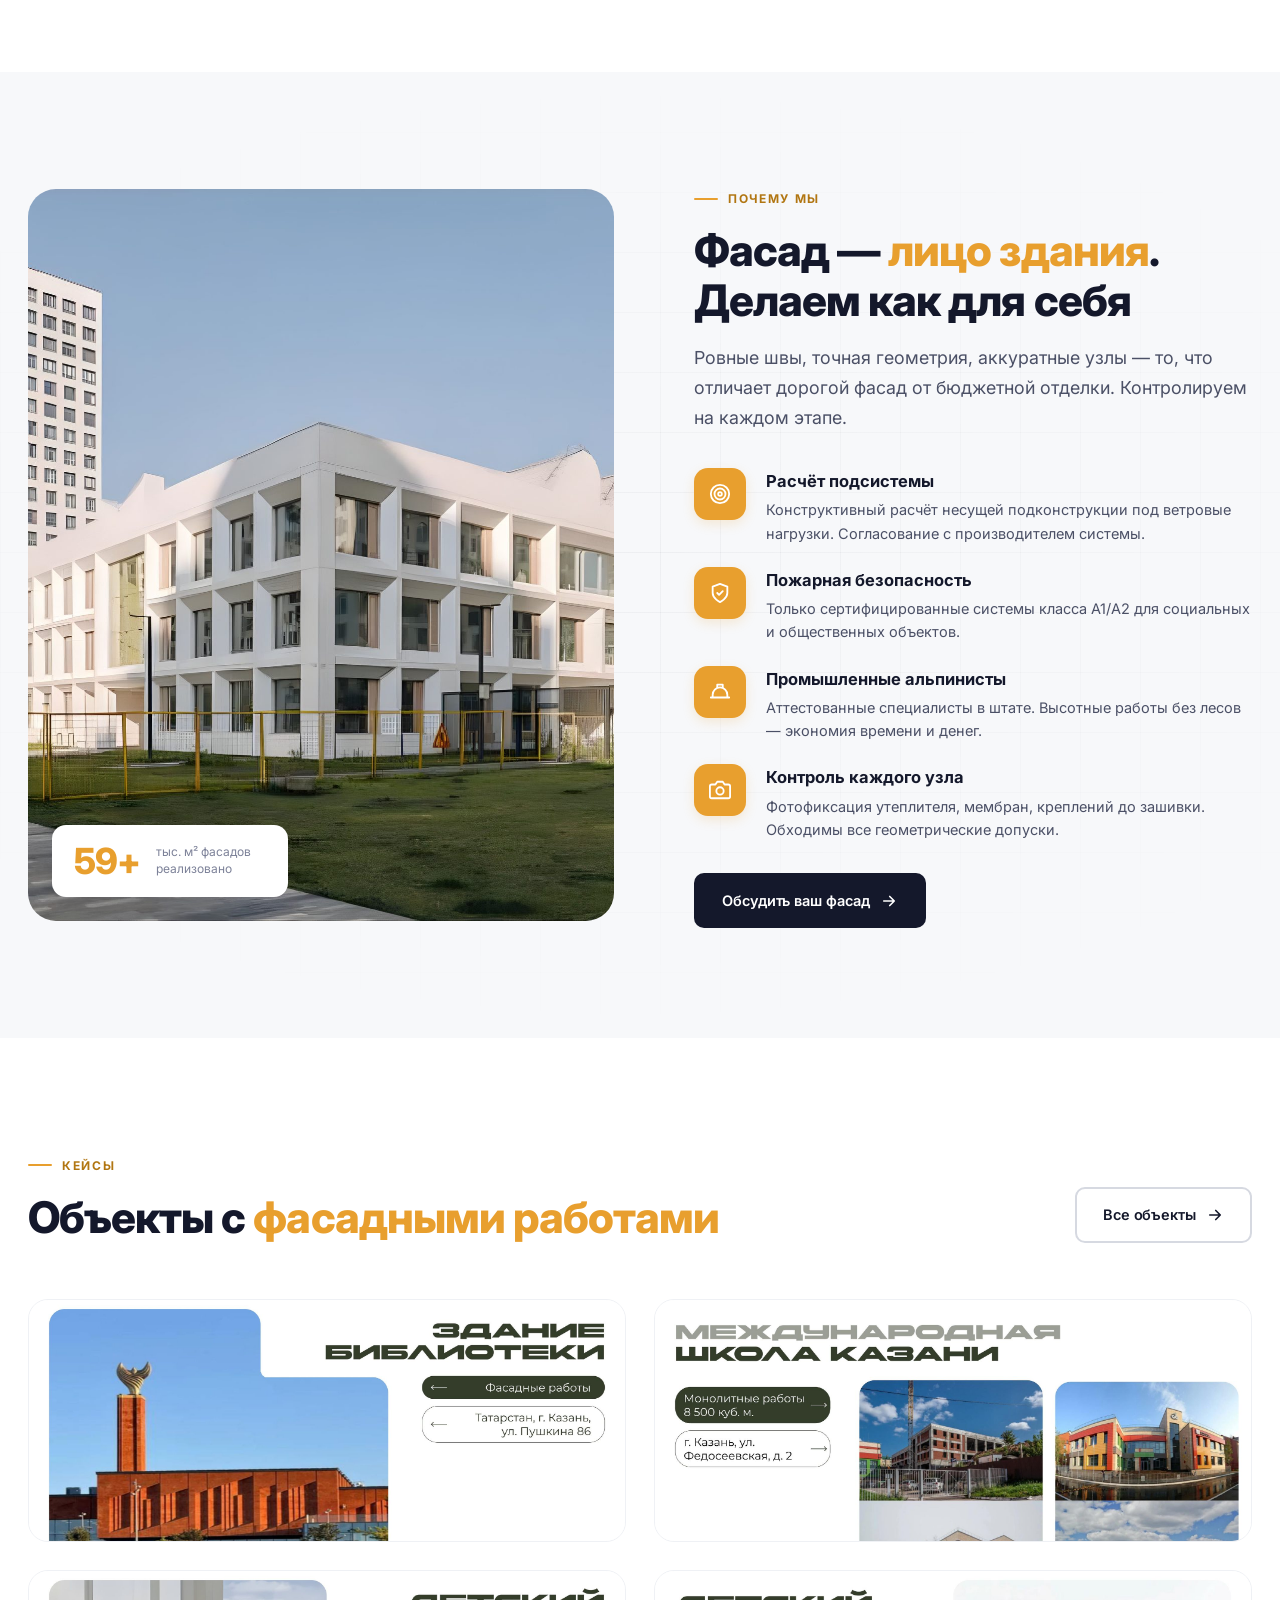
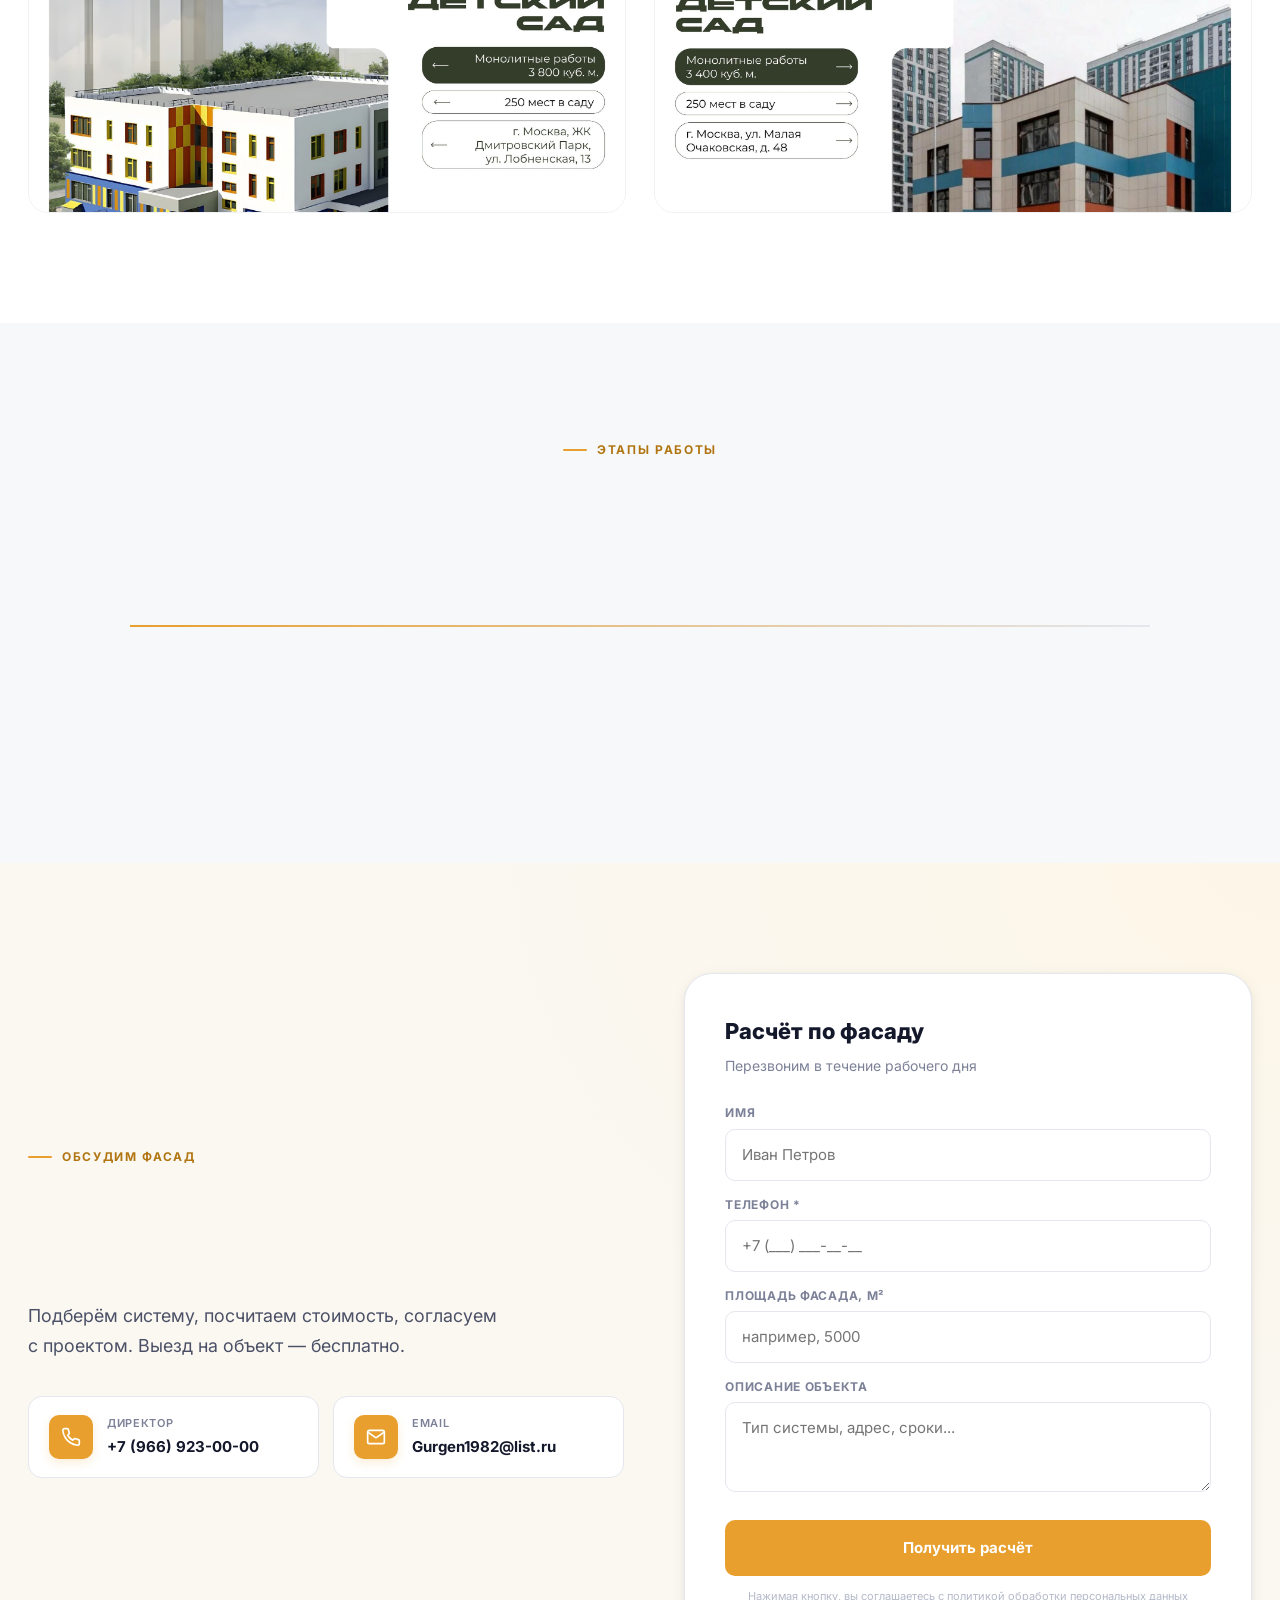
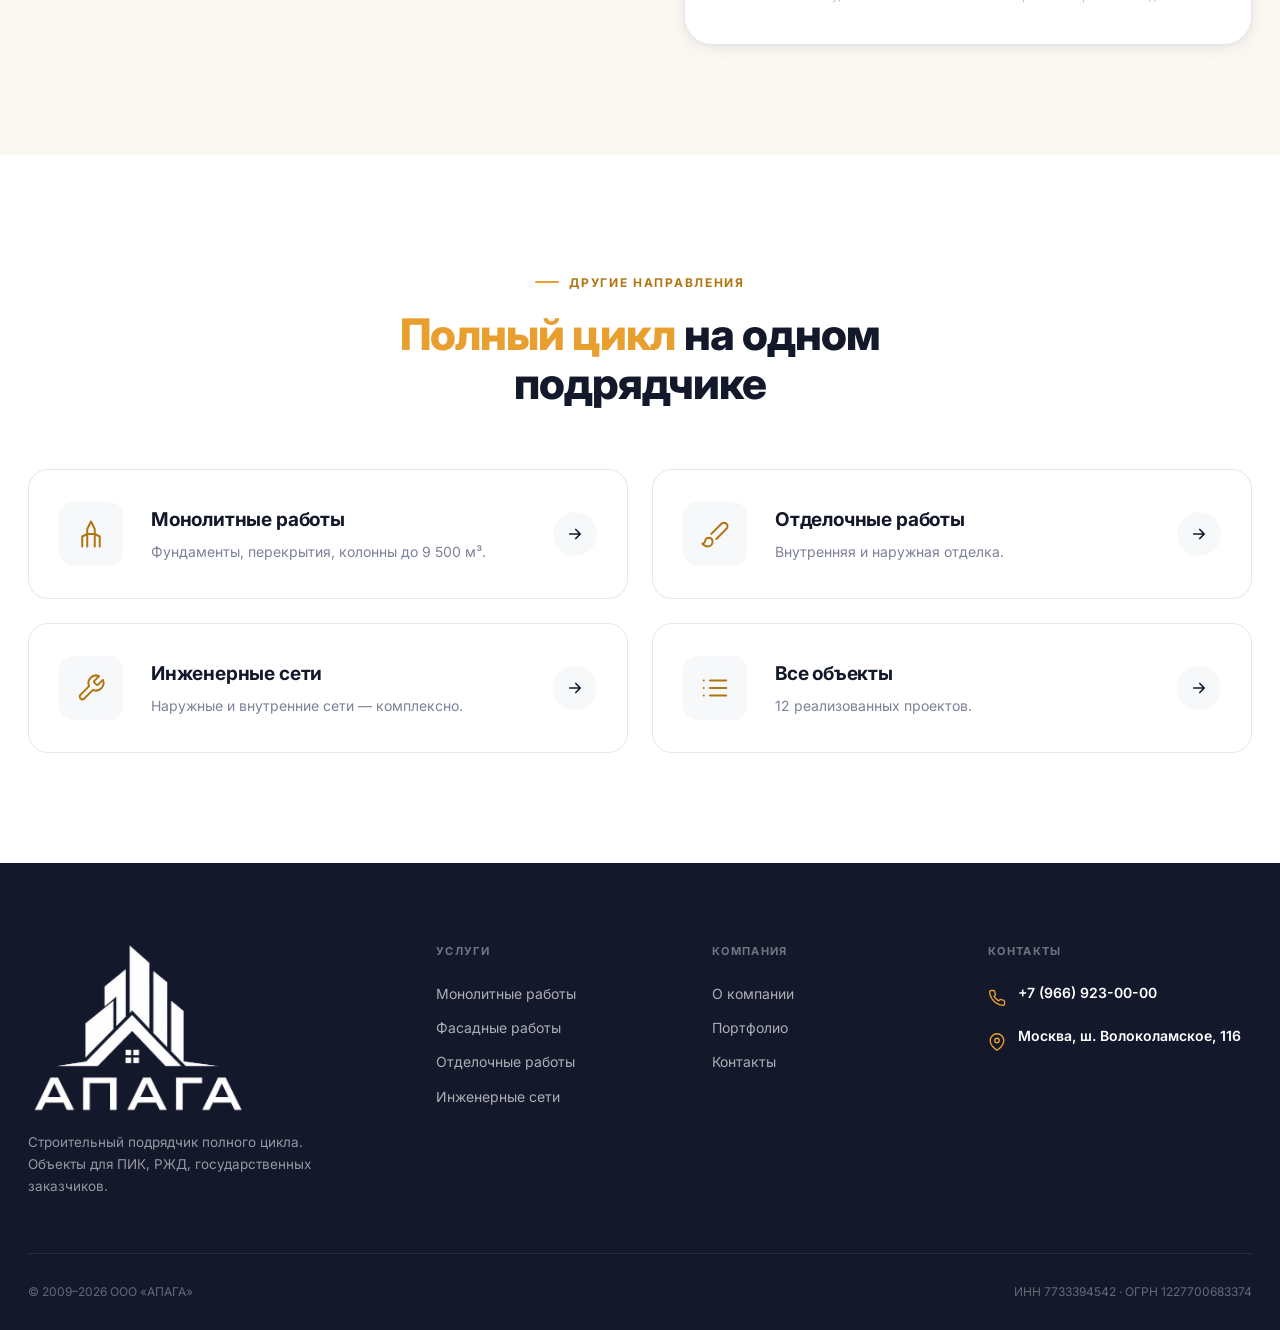
<file: services/fasad.html>
<!DOCTYPE html>
<html lang="ru">
<head>
  <meta charset="UTF-8">
  <meta name="viewport" content="width=device-width, initial-scale=1.0">
  <meta name="description" content="Фасадные работы в Москве и регионах: вентилируемые фасады, штукатурные системы, облицовка камнем, утепление. Опыт работы с социальными и коммерческими объектами.">
  <meta name="keywords" content="фасадные работы Москва, вентилируемый фасад, мокрый фасад, утепление фасада, облицовка камнем">
  <link rel="icon" type="image/svg+xml" href="../assets/img/logo.svg">
  <title>Фасадные работы — АПАГА · Вентфасады, штукатурка, облицовка</title>
  <link rel="preconnect" href="https://fonts.googleapis.com">
  <link rel="preconnect" href="https://fonts.gstatic.com" crossorigin>
  <link href="https://fonts.googleapis.com/css2?family=Inter:wght@300;400;500;600;700;800;900&display=swap" rel="stylesheet">
  <link rel="stylesheet" href="../assets/css/main.css">
</head>
<body>
<svg class="svg-sprite" aria-hidden="true" xmlns="http://www.w3.org/2000/svg">
<symbol id="i-arrow-right" viewBox="0 0 24 24"><path d="M5 12h14M13 6l6 6-6 6"/></symbol>
<symbol id="i-arrow-up" viewBox="0 0 24 24"><path d="M12 19V5M5 12l7-7 7 7"/></symbol>
<symbol id="i-arrow-up-right" viewBox="0 0 24 24"><path d="M7 17L17 7M8 7h9v9"/></symbol>
<symbol id="i-chevron-down" viewBox="0 0 24 24"><path d="M6 9l6 6 6-6"/></symbol>
<symbol id="i-plus" viewBox="0 0 24 24"><path d="M12 5v14M5 12h14"/></symbol>
<symbol id="i-x" viewBox="0 0 24 24"><path d="M18 6L6 18M6 6l12 12"/></symbol>
<symbol id="i-check" viewBox="0 0 24 24"><path d="M5 12.5l4.5 4.5L19 7"/></symbol>
<symbol id="i-check-circle" viewBox="0 0 24 24"><path d="M22 11.08V12a10 10 0 1 1-5.93-9.14"/><path d="M22 4L12 14.01l-3-3"/></symbol>
<symbol id="i-phone" viewBox="0 0 24 24"><path d="M22 16.92v3a2 2 0 0 1-2.18 2 19.79 19.79 0 0 1-8.63-3.07 19.5 19.5 0 0 1-6-6 19.79 19.79 0 0 1-3.07-8.67A2 2 0 0 1 4.11 2h3a2 2 0 0 1 2 1.72 12.84 12.84 0 0 0 .7 2.81 2 2 0 0 1-.45 2.11L8.09 9.91a16 16 0 0 0 6 6l1.27-1.27a2 2 0 0 1 2.11-.45 12.84 12.84 0 0 0 2.81.7A2 2 0 0 1 22 16.92z"/></symbol>
<symbol id="i-mail" viewBox="0 0 24 24"><path d="M4 4h16c1.1 0 2 .9 2 2v12c0 1.1-.9 2-2 2H4c-1.1 0-2-.9-2-2V6c0-1.1.9-2 2-2z"/><path d="M22 6l-10 7L2 6"/></symbol>
<symbol id="i-pin" viewBox="0 0 24 24"><path d="M21 10c0 7-9 13-9 13s-9-6-9-13a9 9 0 0 1 18 0z"/><circle cx="12" cy="10" r="3"/></symbol>
<symbol id="i-clock" viewBox="0 0 24 24"><circle cx="12" cy="12" r="10"/><path d="M12 6v6l4 2"/></symbol>
<symbol id="i-calendar" viewBox="0 0 24 24"><rect x="3" y="4" width="18" height="18" rx="2"/><path d="M16 2v4M8 2v4M3 10h18"/></symbol>
<symbol id="i-building" viewBox="0 0 24 24"><path d="M6 22V4a2 2 0 0 1 2-2h8a2 2 0 0 1 2 2v18z"/><path d="M6 12H4a2 2 0 0 0-2 2v8h4M18 9h2a2 2 0 0 1 2 2v11h-4M10 6h4M10 10h4M10 14h4M10 18h4"/></symbol>
<symbol id="i-tower" viewBox="0 0 24 24"><path d="M9 22V8l3-6 3 6v14M9 12h6M5 22V14l4-2M19 22V14l-4-2"/></symbol>
<symbol id="i-layers" viewBox="0 0 24 24"><path d="M12 2L2 7l10 5 10-5-10-5z"/><path d="M2 17l10 5 10-5M2 12l10 5 10-5"/></symbol>
<symbol id="i-brush" viewBox="0 0 24 24"><path d="M9.06 11.9l8.07-8.06a2.85 2.85 0 1 1 4.03 4.03l-8.06 8.07"/><path d="M7.07 14.94c-1.66 0-3 1.35-3 3.02 0 1.33-2.5 1.52-2 2.02 1.08 1.1 2.49 2.02 4 2.02 2.2 0 4-1.8 4-4.04a3.01 3.01 0 0 0-3-3.02z"/></symbol>
<symbol id="i-pipe" viewBox="0 0 24 24"><path d="M14.7 6.3a1 1 0 0 0 0 1.4l1.6 1.6a1 1 0 0 0 1.4 0l3.77-3.77a6 6 0 0 1-7.94 7.94l-6.91 6.91a2.12 2.12 0 0 1-3-3l6.91-6.91a6 6 0 0 1 7.94-7.94l-3.76 3.76z"/></symbol>
<symbol id="i-shield" viewBox="0 0 24 24"><path d="M12 22s8-4 8-10V5l-8-3-8 3v7c0 6 8 10 8 10z"/><path d="M9 12l2 2 4-4"/></symbol>
<symbol id="i-award" viewBox="0 0 24 24"><circle cx="12" cy="8" r="6"/><path d="M15.5 13.5L17 22l-5-3-5 3 1.5-8.5"/></symbol>
<symbol id="i-file" viewBox="0 0 24 24"><path d="M14 2H6a2 2 0 0 0-2 2v16a2 2 0 0 0 2 2h12a2 2 0 0 0 2-2V8z"/><path d="M14 2v6h6M16 13H8M16 17H8M10 9H8"/></symbol>
<symbol id="i-camera" viewBox="0 0 24 24"><path d="M23 19a2 2 0 0 1-2 2H3a2 2 0 0 1-2-2V8a2 2 0 0 1 2-2h4l2-3h6l2 3h4a2 2 0 0 1 2 2z"/><circle cx="12" cy="13" r="4"/></symbol>
<symbol id="i-flask" viewBox="0 0 24 24"><path d="M9 2v6L4.5 19a2 2 0 0 0 1.7 3h11.6a2 2 0 0 0 1.7-3L15 8V2M9 2h6M7 16h10"/></symbol>
<symbol id="i-users" viewBox="0 0 24 24"><path d="M17 21v-2a4 4 0 0 0-4-4H5a4 4 0 0 0-4 4v2"/><circle cx="9" cy="7" r="4"/><path d="M23 21v-2a4 4 0 0 0-3-3.87M16 3.13a4 4 0 0 1 0 7.75"/></symbol>
<symbol id="i-calculator" viewBox="0 0 24 24"><rect x="4" y="2" width="16" height="20" rx="2"/><path d="M8 6h8M8 10h.01M12 10h.01M16 10h.01M8 14h.01M12 14h.01M16 14h.01M8 18h.01M12 18h.01M16 18h.01"/></symbol>
<symbol id="i-send" viewBox="0 0 24 24"><path d="M22 2L11 13M22 2l-7 20-4-9-9-4 20-7z"/></symbol>
<symbol id="i-message" viewBox="0 0 24 24"><path d="M21 15a2 2 0 0 1-2 2H7l-4 4V5a2 2 0 0 1 2-2h14a2 2 0 0 1 2 2z"/></symbol>
<symbol id="i-target" viewBox="0 0 24 24"><circle cx="12" cy="12" r="10"/><circle cx="12" cy="12" r="6"/><circle cx="12" cy="12" r="2"/></symbol>
<symbol id="i-trending" viewBox="0 0 24 24"><path d="M23 6L13.5 15.5l-5-5L1 18M17 6h6v6"/></symbol>
<symbol id="i-zap" viewBox="0 0 24 24"><path d="M13 2L3 14h9l-1 8 10-12h-9z"/></symbol>
<symbol id="i-hard-hat" viewBox="0 0 24 24"><path d="M2 18h20M4 18v-3a8 8 0 0 1 16 0v3M9 7V4h6v3"/></symbol>
<symbol id="i-document" viewBox="0 0 24 24"><path d="M14 2H6a2 2 0 0 0-2 2v16a2 2 0 0 0 2 2h12a2 2 0 0 0 2-2V8z"/><path d="M14 2v6h6"/></symbol>
<symbol id="i-handshake" viewBox="0 0 24 24"><path d="M11 17l2 2a1 1 0 0 0 1.4 0l5.6-5.6a1 1 0 0 0 0-1.4l-2-2"/><path d="M22 5l-2 2-7-7-3 3 2 2-3 3 4 4"/><path d="M2 14l4-4 7 7-4 4z"/></symbol>
<symbol id="i-quote" viewBox="0 0 24 24"><path d="M3 21c3 0 7-1 7-8V5c0-1.25-.756-2.017-2-2H4c-1.25 0-2 .75-2 1.972V11c0 1.25.75 2 2 2 1 0 1 0 1 1v1c0 1-1 2-2 2-1 0-1 .008-1 1.031V20c0 1 0 1 1 1z"/><path d="M15 21c3 0 7-1 7-8V5c0-1.25-.757-2.017-2-2h-4c-1.25 0-2 .75-2 1.972V11c0 1.25.75 2 2 2h.75c0 2.25-.25 4-2.75 4-1 0-1 .008-1 1.031V20c0 1 0 1 1 1z"/></symbol>
<symbol id="i-star" viewBox="0 0 24 24"><path d="M12 2l3.09 6.26L22 9.27l-5 4.87 1.18 6.88L12 17.77l-6.18 3.25L7 14.14 2 9.27l6.91-1.01L12 2z"/></symbol>
<symbol id="i-globe" viewBox="0 0 24 24"><circle cx="12" cy="12" r="10"/><path d="M2 12h20M12 2a15.3 15.3 0 0 1 4 10 15.3 15.3 0 0 1-4 10 15.3 15.3 0 0 1-4-10 15.3 15.3 0 0 1 4-10z"/></symbol>
<symbol id="i-list" viewBox="0 0 24 24"><path d="M8 6h13M8 12h13M8 18h13M3 6h.01M3 12h.01M3 18h.01"/></symbol>
<symbol id="i-cube" viewBox="0 0 24 24"><path d="M12 2l9 5v10l-9 5-9-5V7l9-5z"/><path d="M3.27 6.96L12 12.01l8.73-5.05M12 22V12"/></symbol>
<symbol id="i-max" viewBox="0 0 24 24"><path d="M12 2a10 10 0 0 1 10 10 10 10 0 0 1-10 10c-1.5 0-2.96-.33-4.27-.95l-5.43 1.32a.5.5 0 0 1-.6-.65l1.7-5.27A10 10 0 0 1 2 12 10 10 0 0 1 12 2z"/></symbol>
</svg>



<header class="hdr">
  <div class="hdr__row">
    <a href="../index.html" class="hdr__logo"><img src="../assets/img/logo-menu.png" alt="АПАГА" height="48" style="width:auto;display:block;"><span class="hdr__logo-tag">АПАГА<small>Строительный подрядчик · Москва</small></span></a>
    <nav class="hdr__nav">
      <a href="../index.html" class="nav-link">Главная</a>
      <div class="has-drop">
        <a href="fasad.html" class="nav-link active">Услуги</a>
        <div class="dropdown">
          <a href="monolit.html" class="drop-link"><svg class="ico"><use href="#i-tower"/></svg> Монолитные работы</a>
          <a href="fasad.html" class="drop-link"><svg class="ico"><use href="#i-layers"/></svg> Фасадные работы</a>
          <a href="otdelka.html" class="drop-link"><svg class="ico"><use href="#i-brush"/></svg> Отделочные работы</a>
          <a href="seti.html" class="drop-link"><svg class="ico"><use href="#i-pipe"/></svg> Инженерные сети</a>
        </div>
      </div>
      <a href="../portfolio.html" class="nav-link">Объекты</a>
      <a href="../about.html" class="nav-link">О компании</a>
      <a href="../contact.html" class="nav-link">Контакты</a>
    </nav>
    <div class="hdr__cta">
      <div class="hdr__info">
        <div class="hdr__addr"><svg class="ico"><use href="#i-pin"/></svg> ш. Волоколамское, 116</div>
        <a href="tel:+79669230000" class="hdr__phone"><svg class="ico"><use href="#i-phone"/></svg> +7 (966) 923-00-00</a>
      </div>
      <a href="#contact" class="btn btn-primary"><span>Обсудить проект</span><svg class="ico"><use href="#i-arrow-right"/></svg></a>
      <button class="burger" aria-label="Меню"><span></span><span></span><span></span></button>
    </div>
  </div>
</header>

<nav class="mob-nav">
  <a href="../index.html" class="mob-link">Главная</a>
  <a href="monolit.html" class="mob-link">Монолитные работы</a>
  <a href="fasad.html" class="mob-link">Фасадные работы</a>
  <a href="otdelka.html" class="mob-link">Отделочные работы</a>
  <a href="seti.html" class="mob-link">Инженерные сети</a>
  <a href="../portfolio.html" class="mob-link">Объекты</a>
  <a href="../about.html" class="mob-link">О компании</a>
  <a href="../contact.html" class="mob-link">Контакты</a>
  <div class="mob-nav__foot">
    <a href="tel:+79669230000">+7 (966) 923-00-00</a>
    <a href="#contact" class="btn btn-primary">Обсудить проект</a>
  </div>
</nav>

<section class="hero-svc">
  <div class="hero-svc__bg" style="background-image:url('../portfolio_imgs/page06_img1.jpg')"></div>
  <div class="hero-svc__veil"></div>
  <div class="wrap">
    <div class="hero-svc__crumbs"><a href="../index.html">Главная</a><span class="sep">›</span><span>Услуги</span><span class="sep">›</span><span style="color:#fff;">Фасадные работы</span></div>
    <div class="hero-svc__row">
      <div>
        <div class="hero__tag h-slide"><span class="dot"></span> Фасады для жилых и общественных зданий</div>
        <h1 class="h1 hero-svc__title h-slide d1">Фасадные работы — <em>надёжно</em>, по СП и в графике</h1>
        <p class="hero-svc__sub r-up d2">
          Вентилируемые фасады, штукатурные системы, облицовка камнем и плиткой, утепление, светопрозрачные конструкции. Полный комплекс с проектированием узлов, монтажом и сдачей с гарантией.
        </p>
        <div class="hero-svc__feats">
          <div class="hero-svc__feat r-up d2"><svg class="ico"><use href="#i-check"/></svg> Все сертифицированные системы</div>
          <div class="hero-svc__feat r-up d3"><svg class="ico"><use href="#i-check"/></svg> Гарантия от 3 лет</div>
          <div class="hero-svc__feat r-up d3"><svg class="ico"><use href="#i-check"/></svg> Расчёт узлов</div>
          <div class="hero-svc__feat r-up d4"><svg class="ico"><use href="#i-check"/></svg> Альпинисты в штате</div>
        </div>
        <div class="hero-svc__btns r-up d4">
          <a href="../index.html#calc" class="btn btn-primary btn-lg"><span>Рассчитать стоимость</span><svg class="ico"><use href="#i-arrow-right"/></svg></a>
          <a href="#contact" class="btn btn-light-on-dark btn-lg"><span>Обсудить проект</span></a>
        </div>
      </div>
      <div class="hero-svc__card r-scale d3">
        <div class="hero-svc__card-h">Цифры по фасадам</div>
        <div class="hero-svc__stats">
          <div><div class="hero-svc__stat-n"><span data-count="60">0</span><span>+</span></div><div class="hero-svc__stat-l">тыс. м² фасадов</div></div>
          <div><div class="hero-svc__stat-n"><span data-count="6">0</span></div><div class="hero-svc__stat-l">фасадных объектов</div></div>
          <div><div class="hero-svc__stat-n">A2</div><div class="hero-svc__stat-l">класс пожарной безопасности</div></div>
          <div><div class="hero-svc__stat-n"><span data-count="3">0</span>–<span data-count="5">0</span></div><div class="hero-svc__stat-l">лет гарантия</div></div>
        </div>
        <a href="#cases" class="btn btn-primary" style="width:100%;justify-content:center;"><span>Смотреть кейсы</span><svg class="ico"><use href="#i-arrow-right"/></svg></a>
      </div>
    </div>
  </div>
</section>

<section class="sec">
  <div class="wrap">
    <div style="max-width:760px;">
      <div class="kicker">Виды фасадов</div>
      <h2 class="h2 h-slide">Любая <em class="acc">фасадная система</em> под вашу задачу</h2>
      <p class="lead r-up d1" style="margin-top:18px;">От бюджетной штукатурки до премиальной облицовки натуральным камнем — подберём систему под бюджет, эстетику и эксплуатационные требования.</p>
    </div>
    <div class="svc-grid" style="margin-top:60px;">
      <div class="svc-card r-up d1" style="cursor:default;">
        <div class="svc-card__ico"><svg class="ico"><use href="#i-layers"/></svg></div>
        <div class="svc-card__body"><div class="svc-card__title">Вентилируемые фасады</div><div class="svc-card__desc">Системы Краспан, U-kon, ТД АСП. Композитные панели, керамогранит, фиброцемент. Полный расчёт подсистемы.</div></div>
      </div>
      <div class="svc-card r-up d2" style="cursor:default;">
        <div class="svc-card__ico"><svg class="ico"><use href="#i-brush"/></svg></div>
        <div class="svc-card__body"><div class="svc-card__title">Штукатурные системы</div><div class="svc-card__desc">«Мокрый фасад» Caparol, Ceresit, ROCKWOOL. Утепление + декоративная штукатурка. Класс A2.</div></div>
      </div>
      <div class="svc-card r-up d3" style="cursor:default;">
        <div class="svc-card__ico"><svg class="ico"><use href="#i-cube"/></svg></div>
        <div class="svc-card__body"><div class="svc-card__title">Облицовка камнем</div><div class="svc-card__desc">Натуральный гранит, мрамор, травертин. Клинкерная и керамическая плитка. Премиальный фасад под ключ.</div></div>
      </div>
      <div class="svc-card r-up d4" style="cursor:default;">
        <div class="svc-card__ico"><svg class="ico"><use href="#i-globe"/></svg></div>
        <div class="svc-card__body"><div class="svc-card__title">Светопрозрачные конструкции</div><div class="svc-card__desc">Стоечно-ригельные витражи, структурные фасады. Энергоэффективные стеклопакеты, вентиляция.</div></div>
      </div>
    </div>
  </div>
</section>

<section class="sec bg-soft">
  <div class="bg-vec bg-vec--grid"></div>
  <div class="wrap" style="position:relative;">
    <div class="feat-layout">
      <div class="feat-img-wrap r-scale">
        <img src="../portfolio_imgs/page04_img1.jpg" alt="Фасад школы ЖК Грин Парк" loading="lazy">
        <div class="feat-pill"><div class="feat-pill__num"><span data-count="60">0</span><span>+</span></div><div class="feat-pill__txt">тыс. м² фасадов реализовано</div></div>
      </div>
      <div>
        <div class="kicker">Почему мы</div>
        <h2 class="h2 h-slide">Фасад — <em class="acc">лицо здания</em>. Делаем как для себя</h2>
        <p class="lead r-up d1" style="margin-top:18px;">Ровные швы, точная геометрия, аккуратные узлы — то, что отличает дорогой фасад от бюджетной отделки. Контролируем на каждом этапе.</p>
        <div class="feat-list">
          <div class="feat-item r-up d1"><div class="feat-item__ico"><svg class="ico"><use href="#i-target"/></svg></div><div><div class="feat-item__title">Расчёт подсистемы</div><div class="feat-item__desc">Конструктивный расчёт несущей подконструкции под ветровые нагрузки. Согласование с производителем системы.</div></div></div>
          <div class="feat-item r-up d2"><div class="feat-item__ico"><svg class="ico"><use href="#i-shield"/></svg></div><div><div class="feat-item__title">Пожарная безопасность</div><div class="feat-item__desc">Только сертифицированные системы класса А1/А2 для социальных и общественных объектов.</div></div></div>
          <div class="feat-item r-up d3"><div class="feat-item__ico"><svg class="ico"><use href="#i-hard-hat"/></svg></div><div><div class="feat-item__title">Промышленные альпинисты</div><div class="feat-item__desc">Аттестованные специалисты в штате. Высотные работы без лесов — экономия времени и денег.</div></div></div>
          <div class="feat-item r-up d4"><div class="feat-item__ico"><svg class="ico"><use href="#i-camera"/></svg></div><div><div class="feat-item__title">Контроль каждого узла</div><div class="feat-item__desc">Фотофиксация утеплителя, мембран, креплений до зашивки. Обходимы все геометрические допуски.</div></div></div>
        </div>
        <a href="#contact" class="btn btn-dark" style="margin-top:32px;"><span>Обсудить ваш фасад</span><svg class="ico"><use href="#i-arrow-right"/></svg></a>
      </div>
    </div>
  </div>
</section>

<section class="sec" id="cases">
  <div class="wrap">
    <div class="pf-head">
      <div><div class="kicker">Кейсы</div><h2 class="h2 h-slide">Объекты с <em class="acc">фасадными работами</em></h2></div>
      <a href="../portfolio.html" class="btn btn-outline"><span>Все объекты</span><svg class="ico"><use href="#i-arrow-right"/></svg></a>
    </div>
    <div class="pf-grid">
      <div class="pf-card r-up"><img src="../pf/p12.jpg" alt="Фасад Национальной библиотеки Татарстана" class="pf-card__img" loading="lazy"></div>
      <div class="pf-card r-up d1"><img src="../pf/p15.jpg" alt="Международная школа Казани — фасад" class="pf-card__img" loading="lazy"></div>
      <div class="pf-card r-up"><img src="../pf/p06.jpg" alt="Детский сад ЖК Дмитровский Парк — фасад" class="pf-card__img" loading="lazy"></div>
      <div class="pf-card r-up d1"><img src="../pf/p07.jpg" alt="Детский сад на Малой Очаковской" class="pf-card__img" loading="lazy"></div>
    </div>
  </div>
</section>

<section class="sec bg-soft">
  <div class="wrap">
    <div style="text-align:center;max-width:600px;margin:0 auto;">
      <div class="kicker kicker--center">Этапы работы</div>
      <h2 class="h2 h-slide">От узлов до <em class="acc">сдачи фасада</em></h2>
    </div>
    <div class="proc">
      <div class="proc-step r-up d1"><div class="proc-step__n">01</div><div class="proc-step__title">Обследование</div><div class="proc-step__txt">Замеры, оценка основания</div></div>
      <div class="proc-step r-up d2"><div class="proc-step__n">02</div><div class="proc-step__title">Расчёт узлов</div><div class="proc-step__txt">Подбор системы, ветровая нагрузка</div></div>
      <div class="proc-step r-up d3"><div class="proc-step__n">03</div><div class="proc-step__title">Договор и смета</div><div class="proc-step__txt">Прозрачная стоимость по м²</div></div>
      <div class="proc-step r-up d4"><div class="proc-step__n">04</div><div class="proc-step__title">Подсистема</div><div class="proc-step__txt">Кронштейны, направляющие</div></div>
      <div class="proc-step r-up d5"><div class="proc-step__n">05</div><div class="proc-step__title">Утепление и облицовка</div><div class="proc-step__txt">Мембраны, плиты, отделка</div></div>
      <div class="proc-step r-up d6"><div class="proc-step__n">06</div><div class="proc-step__title">Сдача</div><div class="proc-step__txt">Акты, документация, гарантия</div></div>
    </div>
  </div>
</section>

<section class="sec bg-warm" id="contact">
  <div class="bg-vec bg-vec--lines"></div>
  <div class="wrap" style="position:relative;">
    <div class="cta-row">
      <div>
        <div class="kicker">Обсудим фасад</div>
        <h2 class="h2 h-slide">Получите <em class="acc">расчёт</em><br>в течение рабочего дня</h2>
        <p class="lead r-up d1" style="margin-top:18px;max-width:480px;">Подберём систему, посчитаем стоимость, согласуем с проектом. Выезд на объект — бесплатно.</p>
        <div class="ci-grid r-up d2">
          <div class="ci"><div class="ci__ico"><svg class="ico"><use href="#i-phone"/></svg></div><div><div class="ci__lab">Директор</div><div class="ci__val"><a href="tel:+79669230000">+7 (966) 923-00-00</a></div></div></div>
          <div class="ci"><div class="ci__ico"><svg class="ico"><use href="#i-mail"/></svg></div><div><div class="ci__lab">Email</div><div class="ci__val"><a href="mailto:Gurgen1982@list.ru">Gurgen1982@list.ru</a></div></div></div>
        </div>
      </div>
      <div class="r-scale d2">
        <form class="cta-card" data-form>
          <div class="cta-card__fields">
            <div class="cta-card__title">Расчёт по фасаду</div>
            <div class="cta-card__sub">Перезвоним в течение рабочего дня</div>
            <div class="fg"><label>Имя</label><input type="text" placeholder="Иван Петров"></div>
            <div class="fg"><label>Телефон *</label><input type="tel" placeholder="+7 (___) ___-__-__" required></div>
            <div class="fg"><label>Площадь фасада, м²</label><input type="text" placeholder="например, 5000"></div>
            <div class="fg"><label>Описание объекта</label><textarea placeholder="Тип системы, адрес, сроки..."></textarea></div>
            <button type="submit" class="submit-btn">Получить расчёт</button>
            <div class="priv">Нажимая кнопку, вы соглашаетесь с политикой обработки персональных данных</div>
          </div>
          <div class="cta-success">
            <div class="cta-success__ico"><svg class="ico"><use href="#i-check"/></svg></div>
            <div class="cta-success__t">Заявка получена</div>
            <div class="cta-success__s">Свяжемся с вами в течение рабочего дня.</div>
          </div>
        </form>
      </div>
    </div>
  </div>
</section>

<section class="sec">
  <div class="wrap">
    <div style="text-align:center;max-width:580px;margin:0 auto;">
      <div class="kicker kicker--center">Другие направления</div>
      <h2 class="h2 h-slide"><em class="acc">Полный цикл</em> на одном подрядчике</h2>
    </div>
    <div class="svc-grid">
      <a href="monolit.html" class="svc-card r-up d1"><div class="svc-card__ico"><svg class="ico"><use href="#i-tower"/></svg></div><div class="svc-card__body"><div class="svc-card__title">Монолитные работы</div><div class="svc-card__desc">Фундаменты, перекрытия, колонны до 9 500 м³.</div></div><div class="svc-card__arr"><svg class="ico"><use href="#i-arrow-right"/></svg></div></a>
      <a href="otdelka.html" class="svc-card r-up d2"><div class="svc-card__ico"><svg class="ico"><use href="#i-brush"/></svg></div><div class="svc-card__body"><div class="svc-card__title">Отделочные работы</div><div class="svc-card__desc">Внутренняя и наружная отделка.</div></div><div class="svc-card__arr"><svg class="ico"><use href="#i-arrow-right"/></svg></div></a>
      <a href="seti.html" class="svc-card r-up d3"><div class="svc-card__ico"><svg class="ico"><use href="#i-pipe"/></svg></div><div class="svc-card__body"><div class="svc-card__title">Инженерные сети</div><div class="svc-card__desc">Наружные и внутренние сети — комплексно.</div></div><div class="svc-card__arr"><svg class="ico"><use href="#i-arrow-right"/></svg></div></a>
      <a href="../portfolio.html" class="svc-card r-up d4"><div class="svc-card__ico"><svg class="ico"><use href="#i-list"/></svg></div><div class="svc-card__body"><div class="svc-card__title">Все объекты</div><div class="svc-card__desc">12 реализованных проектов.</div></div><div class="svc-card__arr"><svg class="ico"><use href="#i-arrow-right"/></svg></div></a>
    </div>
  </div>
</section>

<footer class="footer">
  <div class="wrap">
    <div class="footer__top">
      <div><img src="../assets/img/logo-footer.png" alt="АПАГА" width="220" style="height:auto;display:block;margin-bottom:18px;"><p class="footer__brand-desc">Строительный подрядчик полного цикла. Объекты для ПИК, РЖД, государственных заказчиков.</p></div>
      <div><div class="footer__col-h">Услуги</div><div class="footer__links"><a href="monolit.html" class="footer__link">Монолитные работы</a><a href="fasad.html" class="footer__link">Фасадные работы</a><a href="otdelka.html" class="footer__link">Отделочные работы</a><a href="seti.html" class="footer__link">Инженерные сети</a></div></div>
      <div><div class="footer__col-h">Компания</div><div class="footer__links"><a href="../about.html" class="footer__link">О компании</a><a href="../portfolio.html" class="footer__link">Портфолио</a><a href="../contact.html" class="footer__link">Контакты</a></div></div>
      <div>
        <div class="footer__col-h">Контакты</div>
        <div class="footer__contact-row"><div class="footer__contact-ico"><svg class="ico"><use href="#i-phone"/></svg></div><div><div class="footer__contact-val"><a href="tel:+79669230000">+7 (966) 923-00-00</a></div></div></div>
        <div class="footer__contact-row"><div class="footer__contact-ico"><svg class="ico"><use href="#i-pin"/></svg></div><div><div class="footer__contact-val">Москва, ш. Волоколамское, 116</div></div></div>
      </div>
    </div>
    <div class="footer__bot"><span>© 2009–2026 ООО «АПАГА»</span><span>ИНН 7733394542 · ОГРН 1227700683374</span></div>
  </div>
</footer>



<div class="fab-stack">
  <button class="btt" aria-label="Наверх"><svg class="ico"><use href="#i-arrow-up"/></svg></button>
  <a href="https://t.me/+79669230000" target="_blank" rel="noopener" class="fab-btn fab-tg" data-tip="Написать в Telegram" aria-label="Telegram"><svg class="ico"><use href="#i-send"/></svg></a>
  <a href="https://max.ru/" target="_blank" rel="noopener" class="fab-btn fab-max" data-tip="MAX" aria-label="MAX"><svg class="ico"><use href="#i-max"/></svg></a>
</div>
<script src="../assets/js/main.js" defer></script>
</body>
</html>
</file>
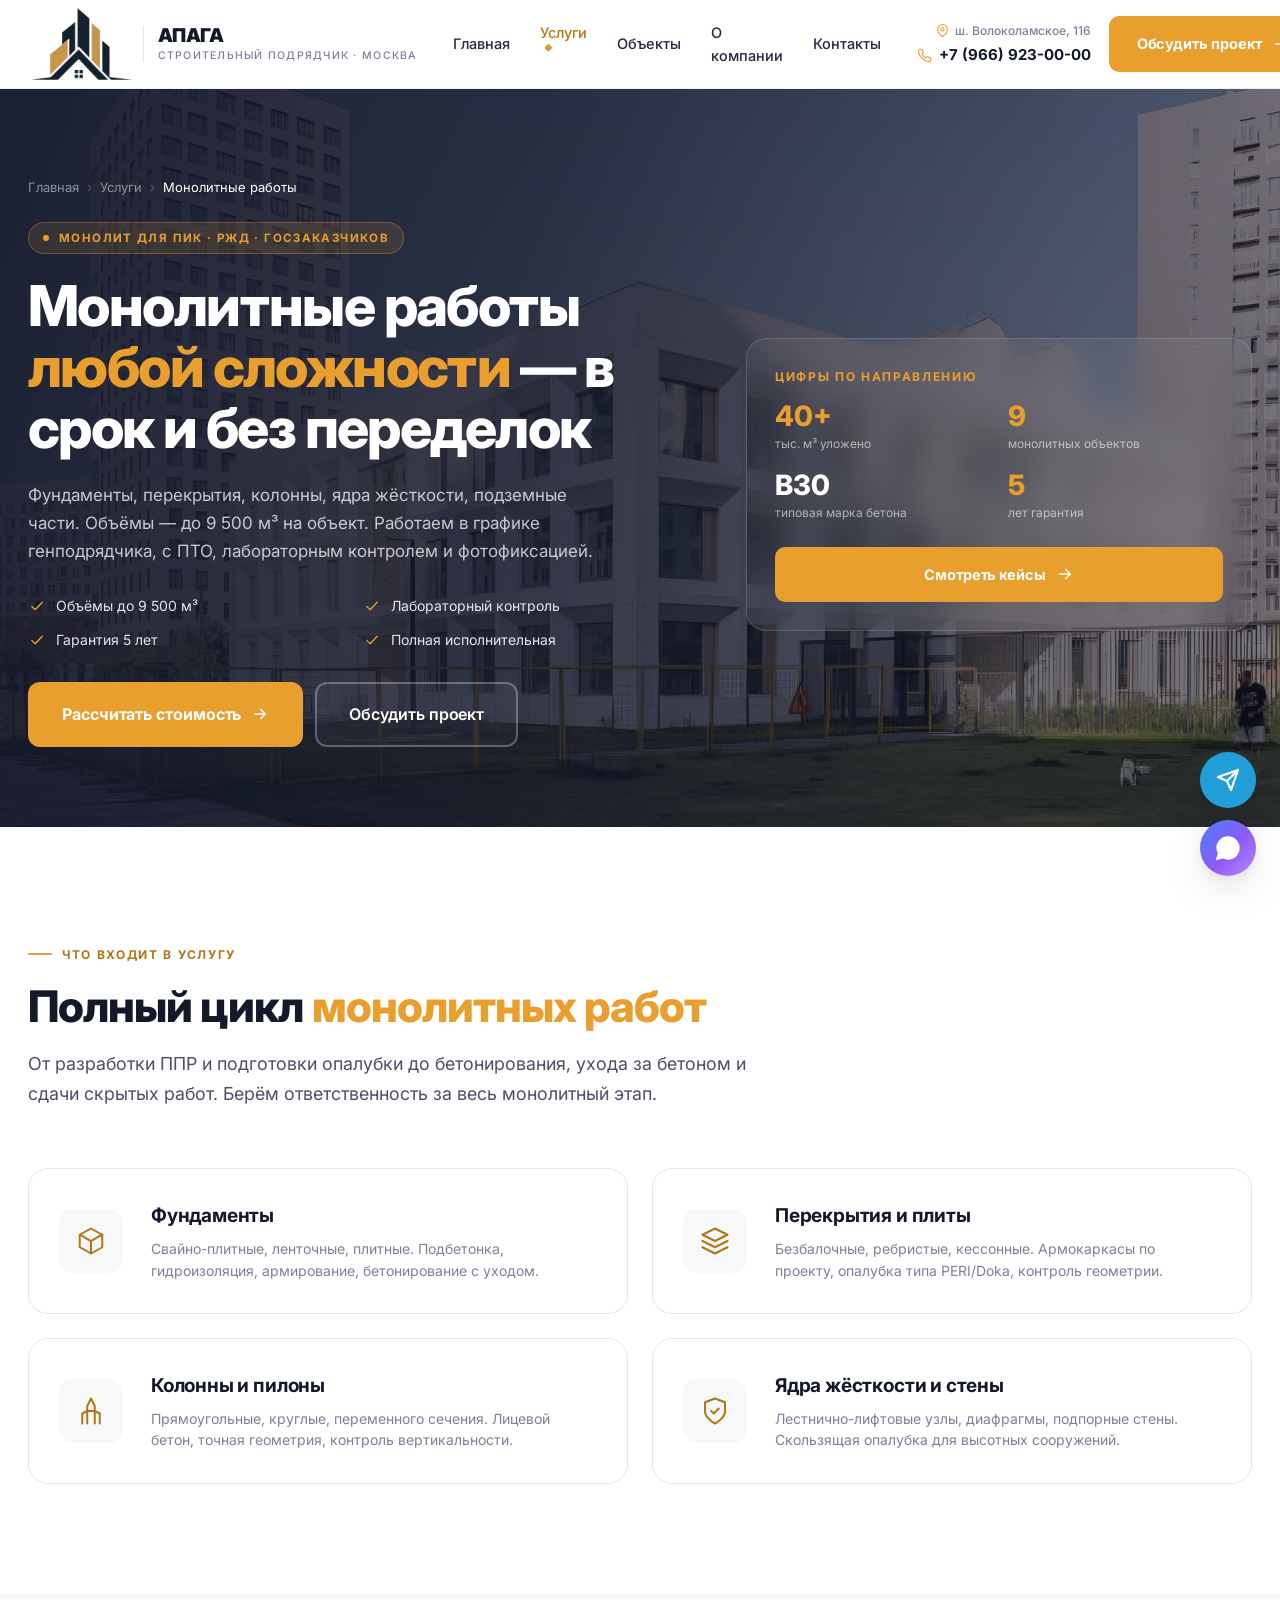
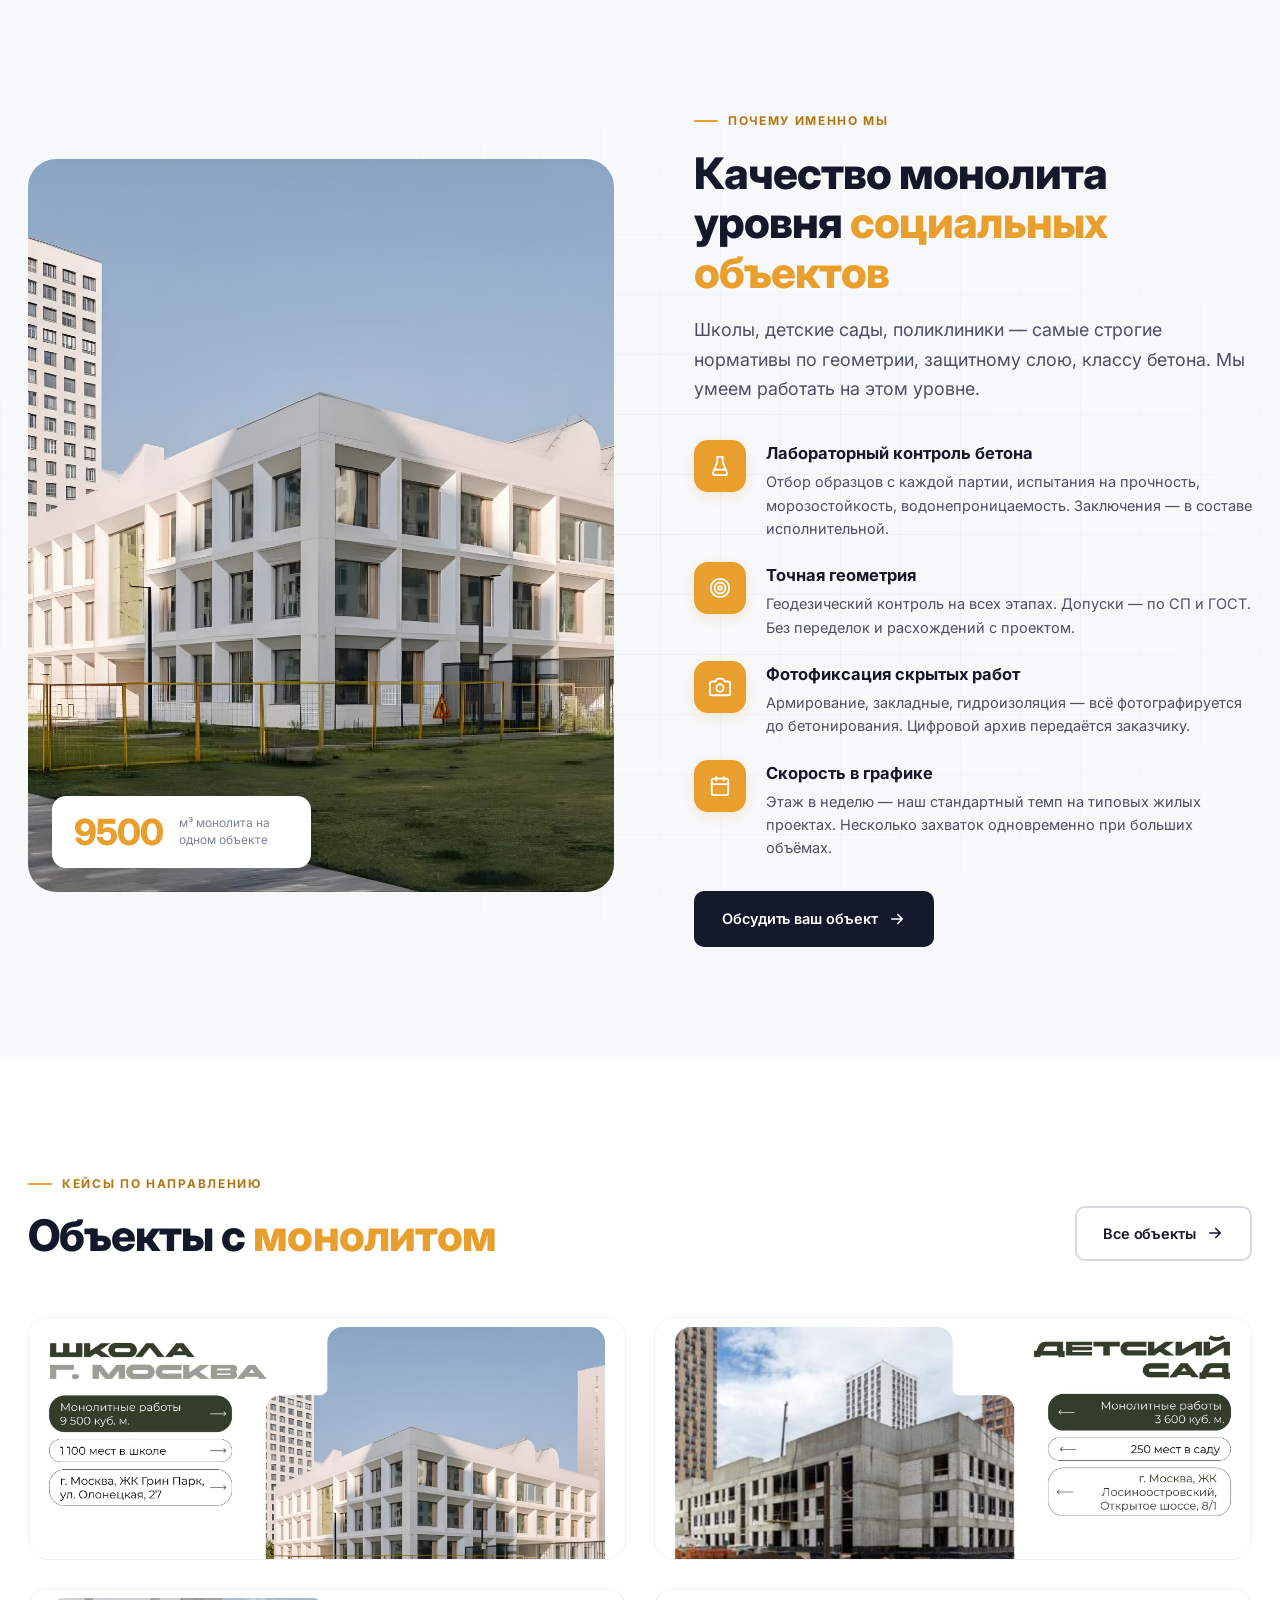
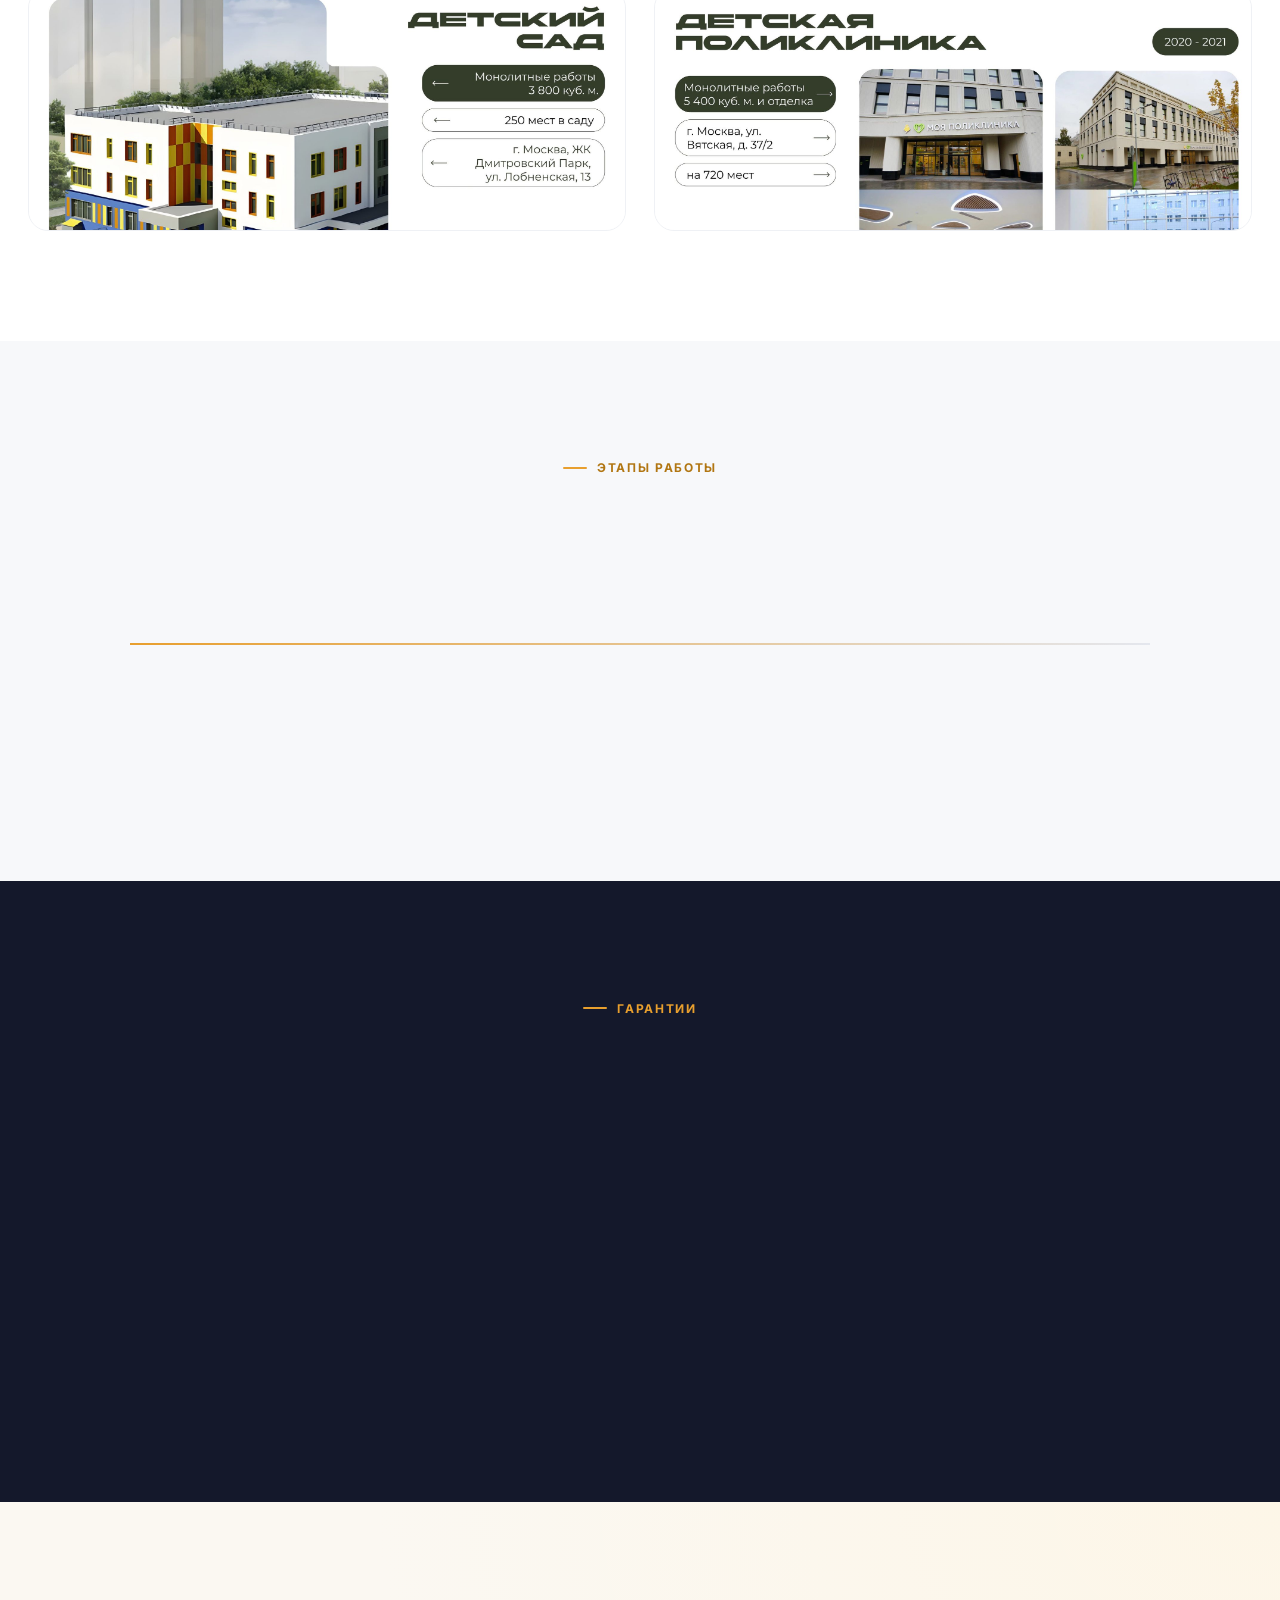
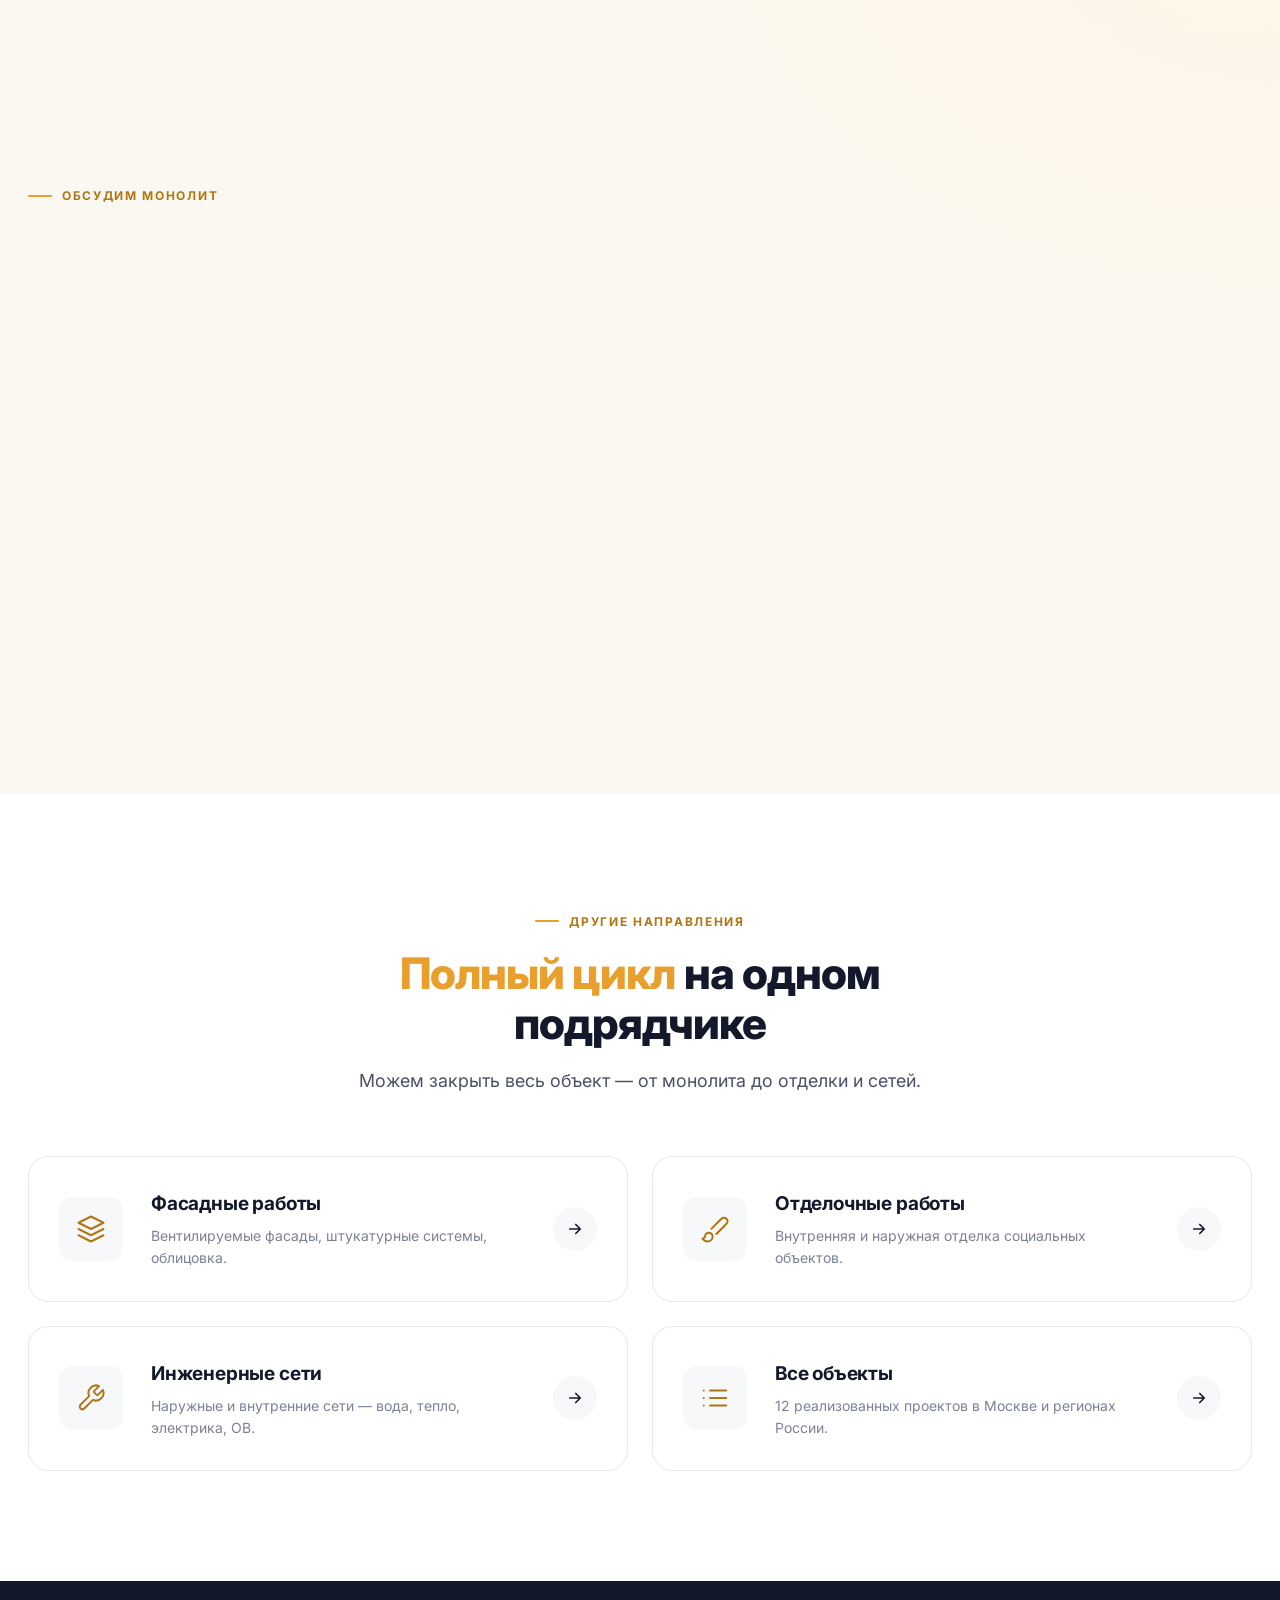
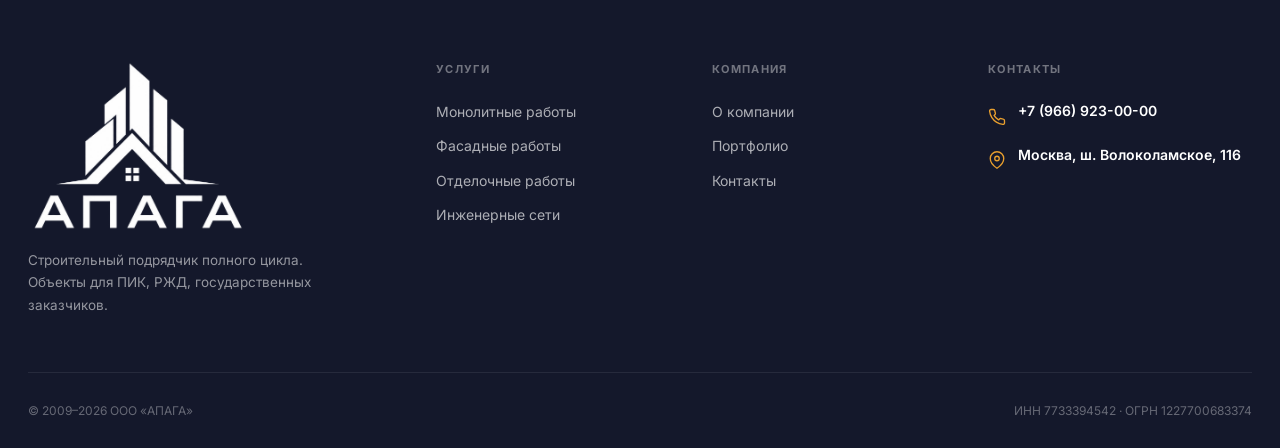
<file: services/monolit.html>
<!DOCTYPE html>
<html lang="ru">
<head>
  <meta charset="UTF-8">
  <meta name="viewport" content="width=device-width, initial-scale=1.0">
  <meta name="description" content="Монолитные работы любой сложности в Москве и регионах. Фундаменты, перекрытия, колонны. Объёмы до 9 500 м³ на объект. Опыт работы с ПИК с 2020 года.">
  <meta name="keywords" content="монолитные работы Москва, монолит подрядчик, фундамент, перекрытия, колонны, ядра жёсткости">
  <link rel="icon" type="image/svg+xml" href="../assets/img/logo.svg">
  <title>Монолитные работы — АПАГА · Подрядчик ПИК с опытом 16 лет</title>
  <link rel="preconnect" href="https://fonts.googleapis.com">
  <link rel="preconnect" href="https://fonts.gstatic.com" crossorigin>
  <link href="https://fonts.googleapis.com/css2?family=Inter:wght@300;400;500;600;700;800;900&display=swap" rel="stylesheet">
  <link rel="stylesheet" href="../assets/css/main.css">
</head>
<body>
<svg class="svg-sprite" aria-hidden="true" xmlns="http://www.w3.org/2000/svg">
<symbol id="i-arrow-right" viewBox="0 0 24 24"><path d="M5 12h14M13 6l6 6-6 6"/></symbol>
<symbol id="i-arrow-up" viewBox="0 0 24 24"><path d="M12 19V5M5 12l7-7 7 7"/></symbol>
<symbol id="i-arrow-up-right" viewBox="0 0 24 24"><path d="M7 17L17 7M8 7h9v9"/></symbol>
<symbol id="i-chevron-down" viewBox="0 0 24 24"><path d="M6 9l6 6 6-6"/></symbol>
<symbol id="i-plus" viewBox="0 0 24 24"><path d="M12 5v14M5 12h14"/></symbol>
<symbol id="i-x" viewBox="0 0 24 24"><path d="M18 6L6 18M6 6l12 12"/></symbol>
<symbol id="i-check" viewBox="0 0 24 24"><path d="M5 12.5l4.5 4.5L19 7"/></symbol>
<symbol id="i-check-circle" viewBox="0 0 24 24"><path d="M22 11.08V12a10 10 0 1 1-5.93-9.14"/><path d="M22 4L12 14.01l-3-3"/></symbol>
<symbol id="i-phone" viewBox="0 0 24 24"><path d="M22 16.92v3a2 2 0 0 1-2.18 2 19.79 19.79 0 0 1-8.63-3.07 19.5 19.5 0 0 1-6-6 19.79 19.79 0 0 1-3.07-8.67A2 2 0 0 1 4.11 2h3a2 2 0 0 1 2 1.72 12.84 12.84 0 0 0 .7 2.81 2 2 0 0 1-.45 2.11L8.09 9.91a16 16 0 0 0 6 6l1.27-1.27a2 2 0 0 1 2.11-.45 12.84 12.84 0 0 0 2.81.7A2 2 0 0 1 22 16.92z"/></symbol>
<symbol id="i-mail" viewBox="0 0 24 24"><path d="M4 4h16c1.1 0 2 .9 2 2v12c0 1.1-.9 2-2 2H4c-1.1 0-2-.9-2-2V6c0-1.1.9-2 2-2z"/><path d="M22 6l-10 7L2 6"/></symbol>
<symbol id="i-pin" viewBox="0 0 24 24"><path d="M21 10c0 7-9 13-9 13s-9-6-9-13a9 9 0 0 1 18 0z"/><circle cx="12" cy="10" r="3"/></symbol>
<symbol id="i-clock" viewBox="0 0 24 24"><circle cx="12" cy="12" r="10"/><path d="M12 6v6l4 2"/></symbol>
<symbol id="i-calendar" viewBox="0 0 24 24"><rect x="3" y="4" width="18" height="18" rx="2"/><path d="M16 2v4M8 2v4M3 10h18"/></symbol>
<symbol id="i-building" viewBox="0 0 24 24"><path d="M6 22V4a2 2 0 0 1 2-2h8a2 2 0 0 1 2 2v18z"/><path d="M6 12H4a2 2 0 0 0-2 2v8h4M18 9h2a2 2 0 0 1 2 2v11h-4M10 6h4M10 10h4M10 14h4M10 18h4"/></symbol>
<symbol id="i-tower" viewBox="0 0 24 24"><path d="M9 22V8l3-6 3 6v14M9 12h6M5 22V14l4-2M19 22V14l-4-2"/></symbol>
<symbol id="i-layers" viewBox="0 0 24 24"><path d="M12 2L2 7l10 5 10-5-10-5z"/><path d="M2 17l10 5 10-5M2 12l10 5 10-5"/></symbol>
<symbol id="i-brush" viewBox="0 0 24 24"><path d="M9.06 11.9l8.07-8.06a2.85 2.85 0 1 1 4.03 4.03l-8.06 8.07"/><path d="M7.07 14.94c-1.66 0-3 1.35-3 3.02 0 1.33-2.5 1.52-2 2.02 1.08 1.1 2.49 2.02 4 2.02 2.2 0 4-1.8 4-4.04a3.01 3.01 0 0 0-3-3.02z"/></symbol>
<symbol id="i-pipe" viewBox="0 0 24 24"><path d="M14.7 6.3a1 1 0 0 0 0 1.4l1.6 1.6a1 1 0 0 0 1.4 0l3.77-3.77a6 6 0 0 1-7.94 7.94l-6.91 6.91a2.12 2.12 0 0 1-3-3l6.91-6.91a6 6 0 0 1 7.94-7.94l-3.76 3.76z"/></symbol>
<symbol id="i-shield" viewBox="0 0 24 24"><path d="M12 22s8-4 8-10V5l-8-3-8 3v7c0 6 8 10 8 10z"/><path d="M9 12l2 2 4-4"/></symbol>
<symbol id="i-award" viewBox="0 0 24 24"><circle cx="12" cy="8" r="6"/><path d="M15.5 13.5L17 22l-5-3-5 3 1.5-8.5"/></symbol>
<symbol id="i-file" viewBox="0 0 24 24"><path d="M14 2H6a2 2 0 0 0-2 2v16a2 2 0 0 0 2 2h12a2 2 0 0 0 2-2V8z"/><path d="M14 2v6h6M16 13H8M16 17H8M10 9H8"/></symbol>
<symbol id="i-camera" viewBox="0 0 24 24"><path d="M23 19a2 2 0 0 1-2 2H3a2 2 0 0 1-2-2V8a2 2 0 0 1 2-2h4l2-3h6l2 3h4a2 2 0 0 1 2 2z"/><circle cx="12" cy="13" r="4"/></symbol>
<symbol id="i-flask" viewBox="0 0 24 24"><path d="M9 2v6L4.5 19a2 2 0 0 0 1.7 3h11.6a2 2 0 0 0 1.7-3L15 8V2M9 2h6M7 16h10"/></symbol>
<symbol id="i-users" viewBox="0 0 24 24"><path d="M17 21v-2a4 4 0 0 0-4-4H5a4 4 0 0 0-4 4v2"/><circle cx="9" cy="7" r="4"/><path d="M23 21v-2a4 4 0 0 0-3-3.87M16 3.13a4 4 0 0 1 0 7.75"/></symbol>
<symbol id="i-calculator" viewBox="0 0 24 24"><rect x="4" y="2" width="16" height="20" rx="2"/><path d="M8 6h8M8 10h.01M12 10h.01M16 10h.01M8 14h.01M12 14h.01M16 14h.01M8 18h.01M12 18h.01M16 18h.01"/></symbol>
<symbol id="i-send" viewBox="0 0 24 24"><path d="M22 2L11 13M22 2l-7 20-4-9-9-4 20-7z"/></symbol>
<symbol id="i-message" viewBox="0 0 24 24"><path d="M21 15a2 2 0 0 1-2 2H7l-4 4V5a2 2 0 0 1 2-2h14a2 2 0 0 1 2 2z"/></symbol>
<symbol id="i-target" viewBox="0 0 24 24"><circle cx="12" cy="12" r="10"/><circle cx="12" cy="12" r="6"/><circle cx="12" cy="12" r="2"/></symbol>
<symbol id="i-trending" viewBox="0 0 24 24"><path d="M23 6L13.5 15.5l-5-5L1 18M17 6h6v6"/></symbol>
<symbol id="i-zap" viewBox="0 0 24 24"><path d="M13 2L3 14h9l-1 8 10-12h-9z"/></symbol>
<symbol id="i-hard-hat" viewBox="0 0 24 24"><path d="M2 18h20M4 18v-3a8 8 0 0 1 16 0v3M9 7V4h6v3"/></symbol>
<symbol id="i-document" viewBox="0 0 24 24"><path d="M14 2H6a2 2 0 0 0-2 2v16a2 2 0 0 0 2 2h12a2 2 0 0 0 2-2V8z"/><path d="M14 2v6h6"/></symbol>
<symbol id="i-handshake" viewBox="0 0 24 24"><path d="M11 17l2 2a1 1 0 0 0 1.4 0l5.6-5.6a1 1 0 0 0 0-1.4l-2-2"/><path d="M22 5l-2 2-7-7-3 3 2 2-3 3 4 4"/><path d="M2 14l4-4 7 7-4 4z"/></symbol>
<symbol id="i-quote" viewBox="0 0 24 24"><path d="M3 21c3 0 7-1 7-8V5c0-1.25-.756-2.017-2-2H4c-1.25 0-2 .75-2 1.972V11c0 1.25.75 2 2 2 1 0 1 0 1 1v1c0 1-1 2-2 2-1 0-1 .008-1 1.031V20c0 1 0 1 1 1z"/><path d="M15 21c3 0 7-1 7-8V5c0-1.25-.757-2.017-2-2h-4c-1.25 0-2 .75-2 1.972V11c0 1.25.75 2 2 2h.75c0 2.25-.25 4-2.75 4-1 0-1 .008-1 1.031V20c0 1 0 1 1 1z"/></symbol>
<symbol id="i-star" viewBox="0 0 24 24"><path d="M12 2l3.09 6.26L22 9.27l-5 4.87 1.18 6.88L12 17.77l-6.18 3.25L7 14.14 2 9.27l6.91-1.01L12 2z"/></symbol>
<symbol id="i-globe" viewBox="0 0 24 24"><circle cx="12" cy="12" r="10"/><path d="M2 12h20M12 2a15.3 15.3 0 0 1 4 10 15.3 15.3 0 0 1-4 10 15.3 15.3 0 0 1-4-10 15.3 15.3 0 0 1 4-10z"/></symbol>
<symbol id="i-list" viewBox="0 0 24 24"><path d="M8 6h13M8 12h13M8 18h13M3 6h.01M3 12h.01M3 18h.01"/></symbol>
<symbol id="i-cube" viewBox="0 0 24 24"><path d="M12 2l9 5v10l-9 5-9-5V7l9-5z"/><path d="M3.27 6.96L12 12.01l8.73-5.05M12 22V12"/></symbol>
<symbol id="i-max" viewBox="0 0 24 24"><path d="M12 2a10 10 0 0 1 10 10 10 10 0 0 1-10 10c-1.5 0-2.96-.33-4.27-.95l-5.43 1.32a.5.5 0 0 1-.6-.65l1.7-5.27A10 10 0 0 1 2 12 10 10 0 0 1 12 2z"/></symbol>
</svg>



<!-- HEADER -->
<header class="hdr">
  <div class="hdr__row">
    <a href="../index.html" class="hdr__logo"><img src="../assets/img/logo-menu.png" alt="АПАГА" height="48" style="width:auto;display:block;"><span class="hdr__logo-tag">АПАГА<small>Строительный подрядчик · Москва</small></span></a>
    <nav class="hdr__nav">
      <a href="../index.html" class="nav-link">Главная</a>
      <div class="has-drop">
        <a href="monolit.html" class="nav-link active">Услуги</a>
        <div class="dropdown">
          <a href="monolit.html" class="drop-link"><svg class="ico"><use href="#i-tower"/></svg> Монолитные работы</a>
          <a href="fasad.html" class="drop-link"><svg class="ico"><use href="#i-layers"/></svg> Фасадные работы</a>
          <a href="otdelka.html" class="drop-link"><svg class="ico"><use href="#i-brush"/></svg> Отделочные работы</a>
          <a href="seti.html" class="drop-link"><svg class="ico"><use href="#i-pipe"/></svg> Инженерные сети</a>
        </div>
      </div>
      <a href="../portfolio.html" class="nav-link">Объекты</a>
      <a href="../about.html" class="nav-link">О компании</a>
      <a href="../contact.html" class="nav-link">Контакты</a>
    </nav>
    <div class="hdr__cta">
      <div class="hdr__info">
        <div class="hdr__addr"><svg class="ico"><use href="#i-pin"/></svg> ш. Волоколамское, 116</div>
        <a href="tel:+79669230000" class="hdr__phone"><svg class="ico"><use href="#i-phone"/></svg> +7 (966) 923-00-00</a>
      </div>
      <a href="#contact" class="btn btn-primary"><span>Обсудить проект</span><svg class="ico"><use href="#i-arrow-right"/></svg></a>
      <button class="burger" aria-label="Меню"><span></span><span></span><span></span></button>
    </div>
  </div>
</header>

<!-- MOBILE NAV -->
<nav class="mob-nav">
  <a href="../index.html" class="mob-link">Главная</a>
  <a href="monolit.html" class="mob-link">Монолитные работы</a>
  <a href="fasad.html" class="mob-link">Фасадные работы</a>
  <a href="otdelka.html" class="mob-link">Отделочные работы</a>
  <a href="seti.html" class="mob-link">Инженерные сети</a>
  <a href="../portfolio.html" class="mob-link">Объекты</a>
  <a href="../about.html" class="mob-link">О компании</a>
  <a href="../contact.html" class="mob-link">Контакты</a>
  <div class="mob-nav__foot">
    <a href="tel:+79669230000">+7 (966) 923-00-00</a>
    <a href="#contact" class="btn btn-primary">Обсудить проект</a>
  </div>
</nav>

<!-- HERO -->
<section class="hero-svc">
  <div class="hero-svc__bg" style="background-image:url('../portfolio_imgs/page04_img1.jpg')"></div>
  <div class="hero-svc__veil"></div>
  <div class="wrap">
    <div class="hero-svc__crumbs">
      <a href="../index.html">Главная</a><span class="sep">›</span>
      <span>Услуги</span><span class="sep">›</span>
      <span style="color:#fff;">Монолитные работы</span>
    </div>
    <div class="hero-svc__row">
      <div>
        <div class="hero__tag h-slide"><span class="dot"></span> Монолит для ПИК · РЖД · Госзаказчиков</div>
        <h1 class="h1 hero-svc__title h-slide d1">
          Монолитные работы <em>любой сложности</em> — в срок и без переделок
        </h1>
        <p class="hero-svc__sub r-up d2">
          Фундаменты, перекрытия, колонны, ядра жёсткости, подземные части. Объёмы — до 9 500 м³ на объект. Работаем в графике генподрядчика, с ПТО, лабораторным контролем и фотофиксацией.
        </p>

        <div class="hero-svc__feats">
          <div class="hero-svc__feat r-up d2"><svg class="ico"><use href="#i-check"/></svg> Объёмы до 9 500 м³</div>
          <div class="hero-svc__feat r-up d3"><svg class="ico"><use href="#i-check"/></svg> Лабораторный контроль</div>
          <div class="hero-svc__feat r-up d3"><svg class="ico"><use href="#i-check"/></svg> Гарантия 5 лет</div>
          <div class="hero-svc__feat r-up d4"><svg class="ico"><use href="#i-check"/></svg> Полная исполнительная</div>
        </div>

        <div class="hero-svc__btns r-up d4">
          <a href="../index.html#calc" class="btn btn-primary btn-lg"><span>Рассчитать стоимость</span><svg class="ico"><use href="#i-arrow-right"/></svg></a>
          <a href="#contact" class="btn btn-light-on-dark btn-lg"><span>Обсудить проект</span></a>
        </div>
      </div>

      <div class="hero-svc__card r-scale d3">
        <div class="hero-svc__card-h">Цифры по направлению</div>
        <div class="hero-svc__stats">
          <div>
            <div class="hero-svc__stat-n"><span data-count="40">0</span><span>+</span></div>
            <div class="hero-svc__stat-l">тыс. м³ уложено</div>
          </div>
          <div>
            <div class="hero-svc__stat-n"><span data-count="9">0</span></div>
            <div class="hero-svc__stat-l">монолитных объектов</div>
          </div>
          <div>
            <div class="hero-svc__stat-n">B30<span></span></div>
            <div class="hero-svc__stat-l">типовая марка бетона</div>
          </div>
          <div>
            <div class="hero-svc__stat-n"><span data-count="5">0</span></div>
            <div class="hero-svc__stat-l">лет гарантия</div>
          </div>
        </div>
        <a href="#cases" class="btn btn-primary" style="width:100%;justify-content:center;">
          <span>Смотреть кейсы</span><svg class="ico"><use href="#i-arrow-right"/></svg>
        </a>
      </div>
    </div>
  </div>
</section>

<!-- WHAT WE DO -->
<section class="sec">
  <div class="wrap">
    <div style="max-width:760px;">
      <div class="kicker">Что входит в услугу</div>
      <h2 class="h2 h-slide">Полный цикл <em class="acc">монолитных работ</em></h2>
      <p class="lead r-up d1" style="margin-top:18px;">
        От разработки ППР и подготовки опалубки до бетонирования, ухода за бетоном и сдачи скрытых работ. Берём ответственность за весь монолитный этап.
      </p>
    </div>

    <div class="svc-grid" style="margin-top:60px;">
      <div class="svc-card r-up d1" style="cursor:default;">
        <div class="svc-card__ico"><svg class="ico"><use href="#i-cube"/></svg></div>
        <div class="svc-card__body">
          <div class="svc-card__title">Фундаменты</div>
          <div class="svc-card__desc">Свайно-плитные, ленточные, плитные. Подбетонка, гидроизоляция, армирование, бетонирование с уходом.</div>
        </div>
      </div>
      <div class="svc-card r-up d2" style="cursor:default;">
        <div class="svc-card__ico"><svg class="ico"><use href="#i-layers"/></svg></div>
        <div class="svc-card__body">
          <div class="svc-card__title">Перекрытия и плиты</div>
          <div class="svc-card__desc">Безбалочные, ребристые, кессонные. Армокаркасы по проекту, опалубка типа PERI/Doka, контроль геометрии.</div>
        </div>
      </div>
      <div class="svc-card r-up d3" style="cursor:default;">
        <div class="svc-card__ico"><svg class="ico"><use href="#i-tower"/></svg></div>
        <div class="svc-card__body">
          <div class="svc-card__title">Колонны и пилоны</div>
          <div class="svc-card__desc">Прямоугольные, круглые, переменного сечения. Лицевой бетон, точная геометрия, контроль вертикальности.</div>
        </div>
      </div>
      <div class="svc-card r-up d4" style="cursor:default;">
        <div class="svc-card__ico"><svg class="ico"><use href="#i-shield"/></svg></div>
        <div class="svc-card__body">
          <div class="svc-card__title">Ядра жёсткости и стены</div>
          <div class="svc-card__desc">Лестнично-лифтовые узлы, диафрагмы, подпорные стены. Скользящая опалубка для высотных сооружений.</div>
        </div>
      </div>
    </div>
  </div>
</section>

<!-- BENEFITS -->
<section class="sec bg-soft">
  <div class="bg-vec bg-vec--grid"></div>
  <div class="wrap" style="position:relative;">
    <div class="feat-layout">
      <div class="feat-img-wrap r-scale">
        <img src="../portfolio_imgs/page04_img1.jpg" alt="Школа на 1100 мест ЖК Грин Парк, монолит 9 500 м³" loading="lazy">
        <div class="feat-pill">
          <div class="feat-pill__num"><span data-count="9500">0</span></div>
          <div class="feat-pill__txt">м³ монолита на одном объекте</div>
        </div>
      </div>
      <div>
        <div class="kicker">Почему именно мы</div>
        <h2 class="h2 h-slide">Качество монолита уровня <em class="acc">социальных объектов</em></h2>
        <p class="lead r-up d1" style="margin-top:18px;">
          Школы, детские сады, поликлиники — самые строгие нормативы по геометрии, защитному слою, классу бетона. Мы умеем работать на этом уровне.
        </p>
        <div class="feat-list">
          <div class="feat-item r-up d1">
            <div class="feat-item__ico"><svg class="ico"><use href="#i-flask"/></svg></div>
            <div>
              <div class="feat-item__title">Лабораторный контроль бетона</div>
              <div class="feat-item__desc">Отбор образцов с каждой партии, испытания на прочность, морозостойкость, водонепроницаемость. Заключения — в составе исполнительной.</div>
            </div>
          </div>
          <div class="feat-item r-up d2">
            <div class="feat-item__ico"><svg class="ico"><use href="#i-target"/></svg></div>
            <div>
              <div class="feat-item__title">Точная геометрия</div>
              <div class="feat-item__desc">Геодезический контроль на всех этапах. Допуски — по СП и ГОСТ. Без переделок и расхождений с проектом.</div>
            </div>
          </div>
          <div class="feat-item r-up d3">
            <div class="feat-item__ico"><svg class="ico"><use href="#i-camera"/></svg></div>
            <div>
              <div class="feat-item__title">Фотофиксация скрытых работ</div>
              <div class="feat-item__desc">Армирование, закладные, гидроизоляция — всё фотографируется до бетонирования. Цифровой архив передаётся заказчику.</div>
            </div>
          </div>
          <div class="feat-item r-up d4">
            <div class="feat-item__ico"><svg class="ico"><use href="#i-calendar"/></svg></div>
            <div>
              <div class="feat-item__title">Скорость в графике</div>
              <div class="feat-item__desc">Этаж в неделю — наш стандартный темп на типовых жилых проектах. Несколько захваток одновременно при больших объёмах.</div>
            </div>
          </div>
        </div>
        <a href="#contact" class="btn btn-dark" style="margin-top:32px;"><span>Обсудить ваш объект</span><svg class="ico"><use href="#i-arrow-right"/></svg></a>
      </div>
    </div>
  </div>
</section>

<!-- CASES -->
<section class="sec" id="cases">
  <div class="wrap">
    <div class="pf-head">
      <div>
        <div class="kicker">Кейсы по направлению</div>
        <h2 class="h2 h-slide">Объекты с <em class="acc">монолитом</em></h2>
      </div>
      <a href="../portfolio.html" class="btn btn-outline"><span>Все объекты</span><svg class="ico"><use href="#i-arrow-right"/></svg></a>
    </div>
    <div class="pf-grid">
      <div class="pf-card r-up"><img src="../pf/p04.jpg" alt="Школа на 1100 мест ЖК Грин Парк — монолит 9 500 м³" class="pf-card__img" loading="lazy"></div>
      <div class="pf-card r-up d1"><img src="../pf/p02.jpg" alt="Детский сад ЖК Лосиноостровский — монолит 3 600 м³" class="pf-card__img" loading="lazy"></div>
      <div class="pf-card r-up"><img src="../pf/p06.jpg" alt="Детский сад ЖК Дмитровский Парк — монолит 3 800 м³" class="pf-card__img" loading="lazy"></div>
      <div class="pf-card r-up d1"><img src="../pf/p09.jpg" alt="Детская поликлиника — монолит 5 400 м³" class="pf-card__img" loading="lazy"></div>
    </div>
  </div>
</section>

<!-- PROCESS -->
<section class="sec bg-soft">
  <div class="wrap">
    <div style="text-align:center;max-width:600px;margin:0 auto;">
      <div class="kicker kicker--center">Этапы работы</div>
      <h2 class="h2 h-slide">От ТЗ до <em class="acc">сдачи документов</em></h2>
    </div>
    <div class="proc">
      <div class="proc-step r-up d1"><div class="proc-step__n">01</div><div class="proc-step__title">Изучение проекта</div><div class="proc-step__txt">Анализ КЖ, КЖИ, выезд на объект</div></div>
      <div class="proc-step r-up d2"><div class="proc-step__n">02</div><div class="proc-step__title">ППР и смета</div><div class="proc-step__txt">Проект производства работ, расчёт</div></div>
      <div class="proc-step r-up d3"><div class="proc-step__n">03</div><div class="proc-step__title">Договор</div><div class="proc-step__txt">Сроки, объём, ответственность</div></div>
      <div class="proc-step r-up d4"><div class="proc-step__n">04</div><div class="proc-step__title">Мобилизация</div><div class="proc-step__txt">Опалубка, арматура, бетон, бригады</div></div>
      <div class="proc-step r-up d5"><div class="proc-step__n">05</div><div class="proc-step__title">Бетонирование</div><div class="proc-step__txt">Захватками, с лабконтролем</div></div>
      <div class="proc-step r-up d6"><div class="proc-step__n">06</div><div class="proc-step__title">Сдача</div><div class="proc-step__txt">Акты, исполнительная, геодезия</div></div>
    </div>
  </div>
</section>

<!-- TRUST -->
<section class="sec bg-dark">
  <div class="wrap">
    <div style="text-align:center;max-width:640px;margin:0 auto;">
      <div class="kicker kicker--light kicker--center">Гарантии</div>
      <h2 class="h2 h-slide" style="color:#fff;">Защита <em class="acc">ваших интересов</em></h2>
    </div>
    <div class="trust-grid">
      <div class="tr-card r-up d1">
        <div class="tr-card__ico"><svg class="ico"><use href="#i-shield"/></svg></div>
        <div class="tr-card__title">Гарантия 5 лет</div>
        <div class="tr-card__desc">На все монолитные конструкции. Закрепляется в договоре. Гарантийные случаи — за наш счёт без споров.</div>
      </div>
      <div class="tr-card r-up d2">
        <div class="tr-card__ico"><svg class="ico"><use href="#i-document"/></svg></div>
        <div class="tr-card__title">Полная исполнительная</div>
        <div class="tr-card__desc">КС-2/3, акты скрытых работ, журналы бетонных работ, паспорта смесей, результаты испытаний — комплектом.</div>
      </div>
      <div class="tr-card r-up d3">
        <div class="tr-card__ico"><svg class="ico"><use href="#i-flask"/></svg></div>
        <div class="tr-card__title">Аккредитованная лаборатория</div>
        <div class="tr-card__desc">Аттестованные методики испытаний бетона. Заключения принимаются всеми государственными надзорными органами.</div>
      </div>
    </div>
  </div>
</section>

<!-- CTA -->
<section class="sec bg-warm" id="contact">
  <div class="bg-vec bg-vec--lines"></div>
  <div class="wrap" style="position:relative;">
    <div class="cta-row">
      <div>
        <div class="kicker">Обсудим монолит</div>
        <h2 class="h2 h-slide">Получите <em class="acc">расчёт</em><br>в течение рабочего дня</h2>
        <p class="lead r-up d1" style="margin-top:18px;max-width:480px;">
          Пришлите КЖ или ТЗ — посчитаем объём, сроки, стоимость. Выезд инженера на объект — бесплатно.
        </p>
        <div class="ci-grid r-up d2">
          <div class="ci">
            <div class="ci__ico"><svg class="ico"><use href="#i-phone"/></svg></div>
            <div><div class="ci__lab">Директор</div><div class="ci__val"><a href="tel:+79669230000">+7 (966) 923-00-00</a></div></div>
          </div>
          <div class="ci">
            <div class="ci__ico"><svg class="ico"><use href="#i-mail"/></svg></div>
            <div><div class="ci__lab">Email</div><div class="ci__val"><a href="mailto:Gurgen1982@list.ru">Gurgen1982@list.ru</a></div></div>
          </div>
        </div>
      </div>
      <div class="r-scale d2">
        <form class="cta-card" data-form>
          <div class="cta-card__fields">
            <div class="cta-card__title">Расчёт по монолиту</div>
            <div class="cta-card__sub">Перезвоним в течение рабочего дня</div>
            <div class="fg"><label>Имя</label><input type="text" placeholder="Иван Петров"></div>
            <div class="fg"><label>Телефон *</label><input type="tel" placeholder="+7 (___) ___-__-__" required></div>
            <div class="fg"><label>Объём, м³</label><input type="text" placeholder="например, 3000"></div>
            <div class="fg"><label>Описание объекта</label><textarea placeholder="Тип объекта, адрес, сроки начала работ..."></textarea></div>
            <button type="submit" class="submit-btn">Получить расчёт</button>
            <div class="priv">Нажимая кнопку, вы соглашаетесь с политикой обработки персональных данных</div>
          </div>
          <div class="cta-success">
            <div class="cta-success__ico"><svg class="ico"><use href="#i-check"/></svg></div>
            <div class="cta-success__t">Заявка получена</div>
            <div class="cta-success__s">Свяжемся с вами в течение рабочего дня.</div>
          </div>
        </form>
      </div>
    </div>
  </div>
</section>

<!-- OTHER SERVICES -->
<section class="sec">
  <div class="wrap">
    <div style="text-align:center;max-width:580px;margin:0 auto;">
      <div class="kicker kicker--center">Другие направления</div>
      <h2 class="h2 h-slide"><em class="acc">Полный цикл</em> на одном подрядчике</h2>
      <p class="lead r-up d1" style="margin-top:18px;">Можем закрыть весь объект — от монолита до отделки и сетей.</p>
    </div>
    <div class="svc-grid">
      <a href="fasad.html" class="svc-card r-up d1">
        <div class="svc-card__ico"><svg class="ico"><use href="#i-layers"/></svg></div>
        <div class="svc-card__body"><div class="svc-card__title">Фасадные работы</div><div class="svc-card__desc">Вентилируемые фасады, штукатурные системы, облицовка.</div></div>
        <div class="svc-card__arr"><svg class="ico"><use href="#i-arrow-right"/></svg></div>
      </a>
      <a href="otdelka.html" class="svc-card r-up d2">
        <div class="svc-card__ico"><svg class="ico"><use href="#i-brush"/></svg></div>
        <div class="svc-card__body"><div class="svc-card__title">Отделочные работы</div><div class="svc-card__desc">Внутренняя и наружная отделка социальных объектов.</div></div>
        <div class="svc-card__arr"><svg class="ico"><use href="#i-arrow-right"/></svg></div>
      </a>
      <a href="seti.html" class="svc-card r-up d3">
        <div class="svc-card__ico"><svg class="ico"><use href="#i-pipe"/></svg></div>
        <div class="svc-card__body"><div class="svc-card__title">Инженерные сети</div><div class="svc-card__desc">Наружные и внутренние сети — вода, тепло, электрика, ОВ.</div></div>
        <div class="svc-card__arr"><svg class="ico"><use href="#i-arrow-right"/></svg></div>
      </a>
      <a href="../portfolio.html" class="svc-card r-up d4">
        <div class="svc-card__ico"><svg class="ico"><use href="#i-list"/></svg></div>
        <div class="svc-card__body"><div class="svc-card__title">Все объекты</div><div class="svc-card__desc">12 реализованных проектов в Москве и регионах России.</div></div>
        <div class="svc-card__arr"><svg class="ico"><use href="#i-arrow-right"/></svg></div>
      </a>
    </div>
  </div>
</section>

<!-- FOOTER -->
<footer class="footer">
  <div class="wrap">
    <div class="footer__top">
      <div>
        <img src="../assets/img/logo-footer.png" alt="АПАГА" width="220" style="height:auto;display:block;margin-bottom:18px;">
        <p class="footer__brand-desc">Строительный подрядчик полного цикла. Объекты для ПИК, РЖД, государственных заказчиков.</p>
      </div>
      <div>
        <div class="footer__col-h">Услуги</div>
        <div class="footer__links">
          <a href="monolit.html" class="footer__link">Монолитные работы</a>
          <a href="fasad.html" class="footer__link">Фасадные работы</a>
          <a href="otdelka.html" class="footer__link">Отделочные работы</a>
          <a href="seti.html" class="footer__link">Инженерные сети</a>
        </div>
      </div>
      <div>
        <div class="footer__col-h">Компания</div>
        <div class="footer__links">
          <a href="../about.html" class="footer__link">О компании</a>
          <a href="../portfolio.html" class="footer__link">Портфолио</a>
          <a href="../contact.html" class="footer__link">Контакты</a>
        </div>
      </div>
      <div>
        <div class="footer__col-h">Контакты</div>
        <div class="footer__contact-row">
          <div class="footer__contact-ico"><svg class="ico"><use href="#i-phone"/></svg></div>
          <div><div class="footer__contact-val"><a href="tel:+79669230000">+7 (966) 923-00-00</a></div></div>
        </div>
        <div class="footer__contact-row">
          <div class="footer__contact-ico"><svg class="ico"><use href="#i-pin"/></svg></div>
          <div><div class="footer__contact-val">Москва, ш. Волоколамское, 116</div></div>
        </div>
      </div>
    </div>
    <div class="footer__bot">
      <span>© 2009–2026 ООО «АПАГА»</span>
      <span>ИНН 7733394542 · ОГРН 1227700683374</span>
    </div>
  </div>
</footer>

<!-- ═══ FAB STACK ═══ -->
<div class="fab-stack">
  
  <a href="https://t.me/+79669230000" target="_blank" rel="noopener" class="fab-btn fab-tg" data-tip="Написать в Telegram" aria-label="Telegram"><svg class="ico"><use href="#i-send"/></svg></a>
  <a href="https://max.ru/" target="_blank" rel="noopener" class="fab-btn fab-max" data-tip="MAX" aria-label="MAX"><svg class="ico"><use href="#i-max"/></svg></a>
</div>

<script src="../assets/js/main.js" defer></script>
</body>
</html>
</file>
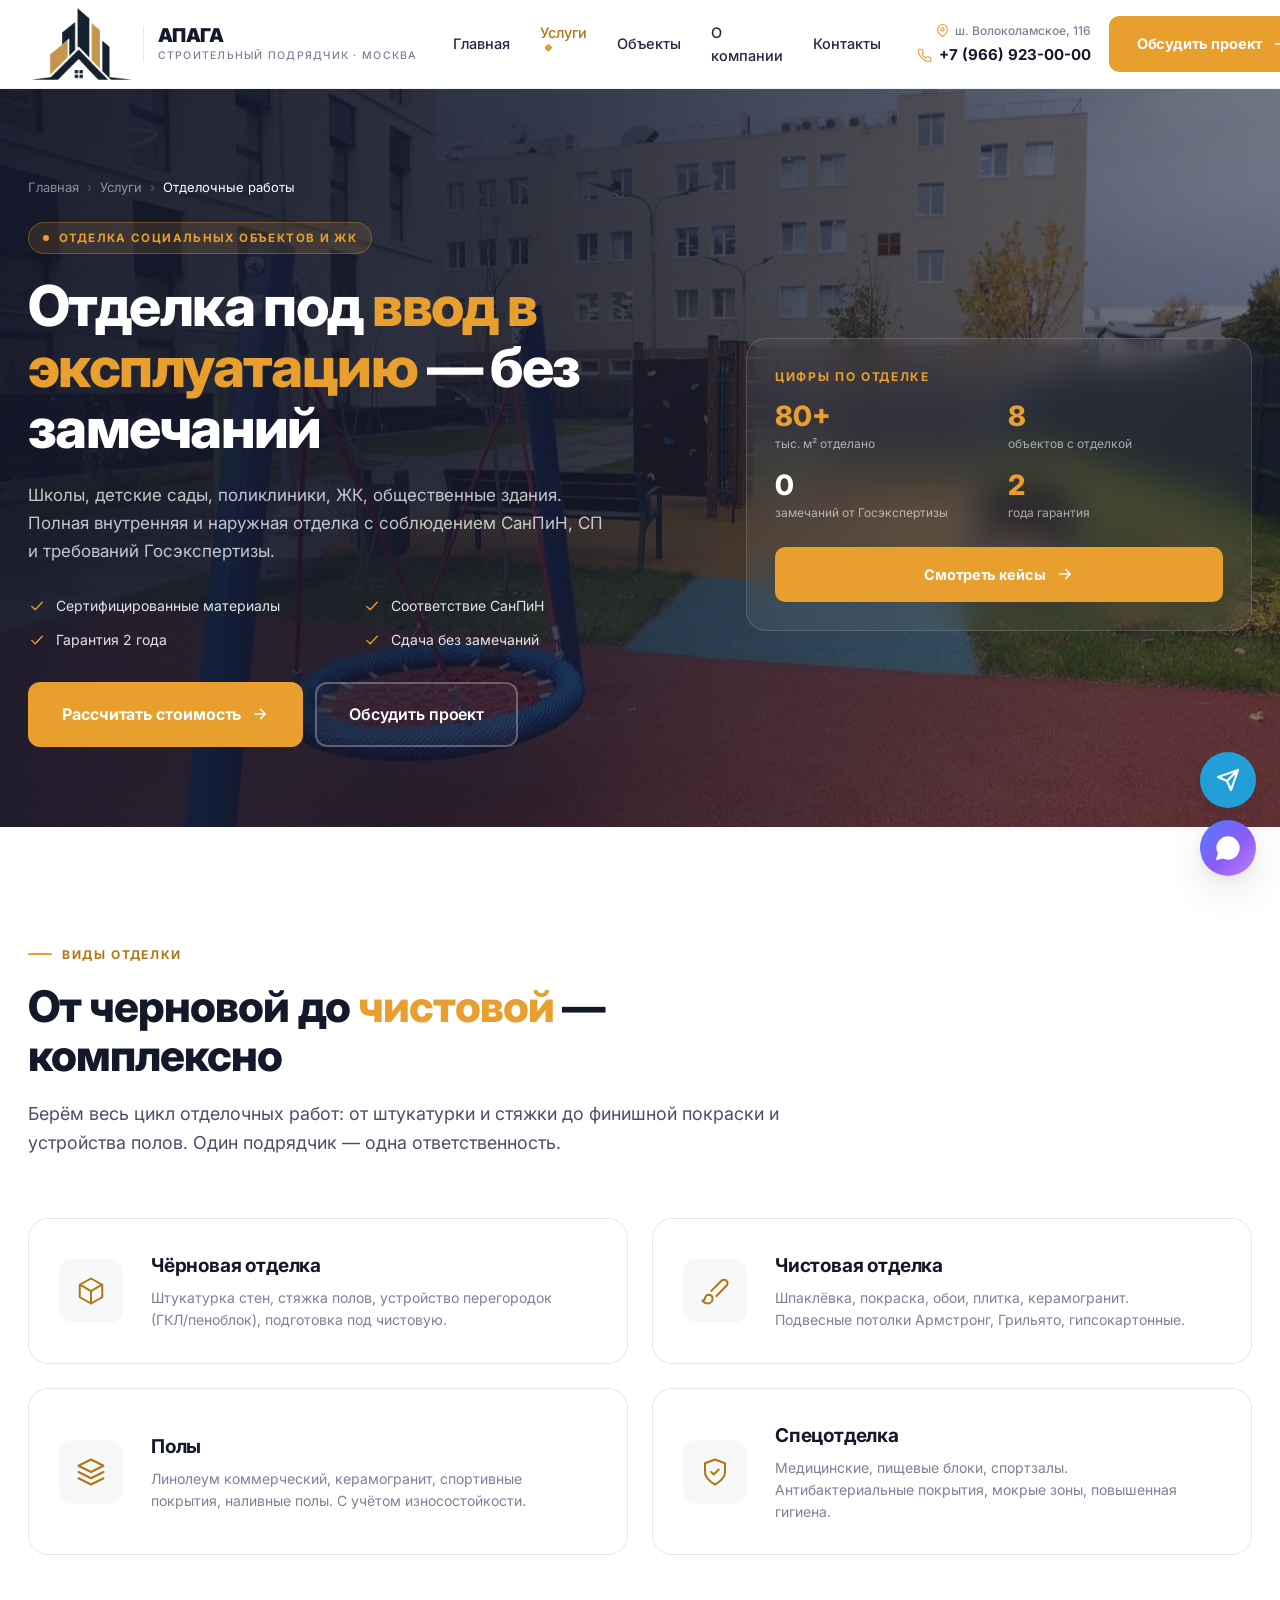
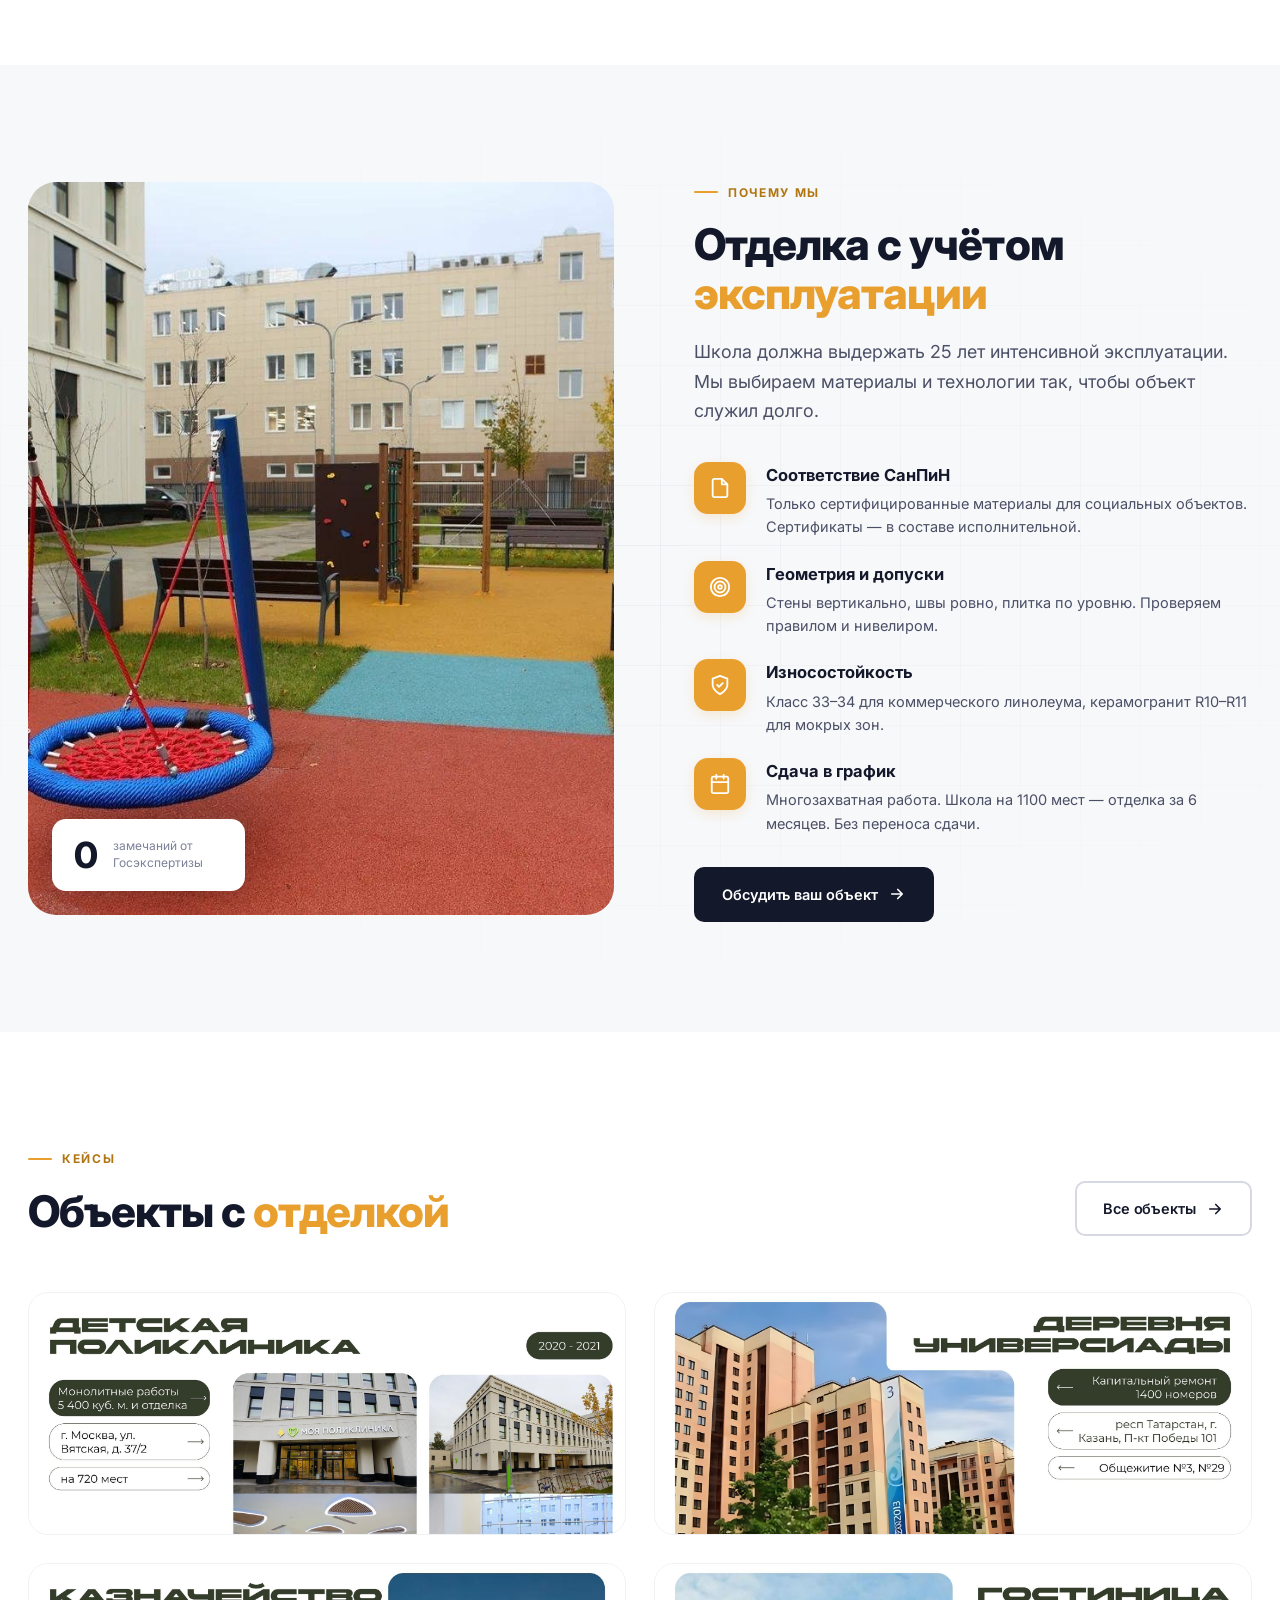
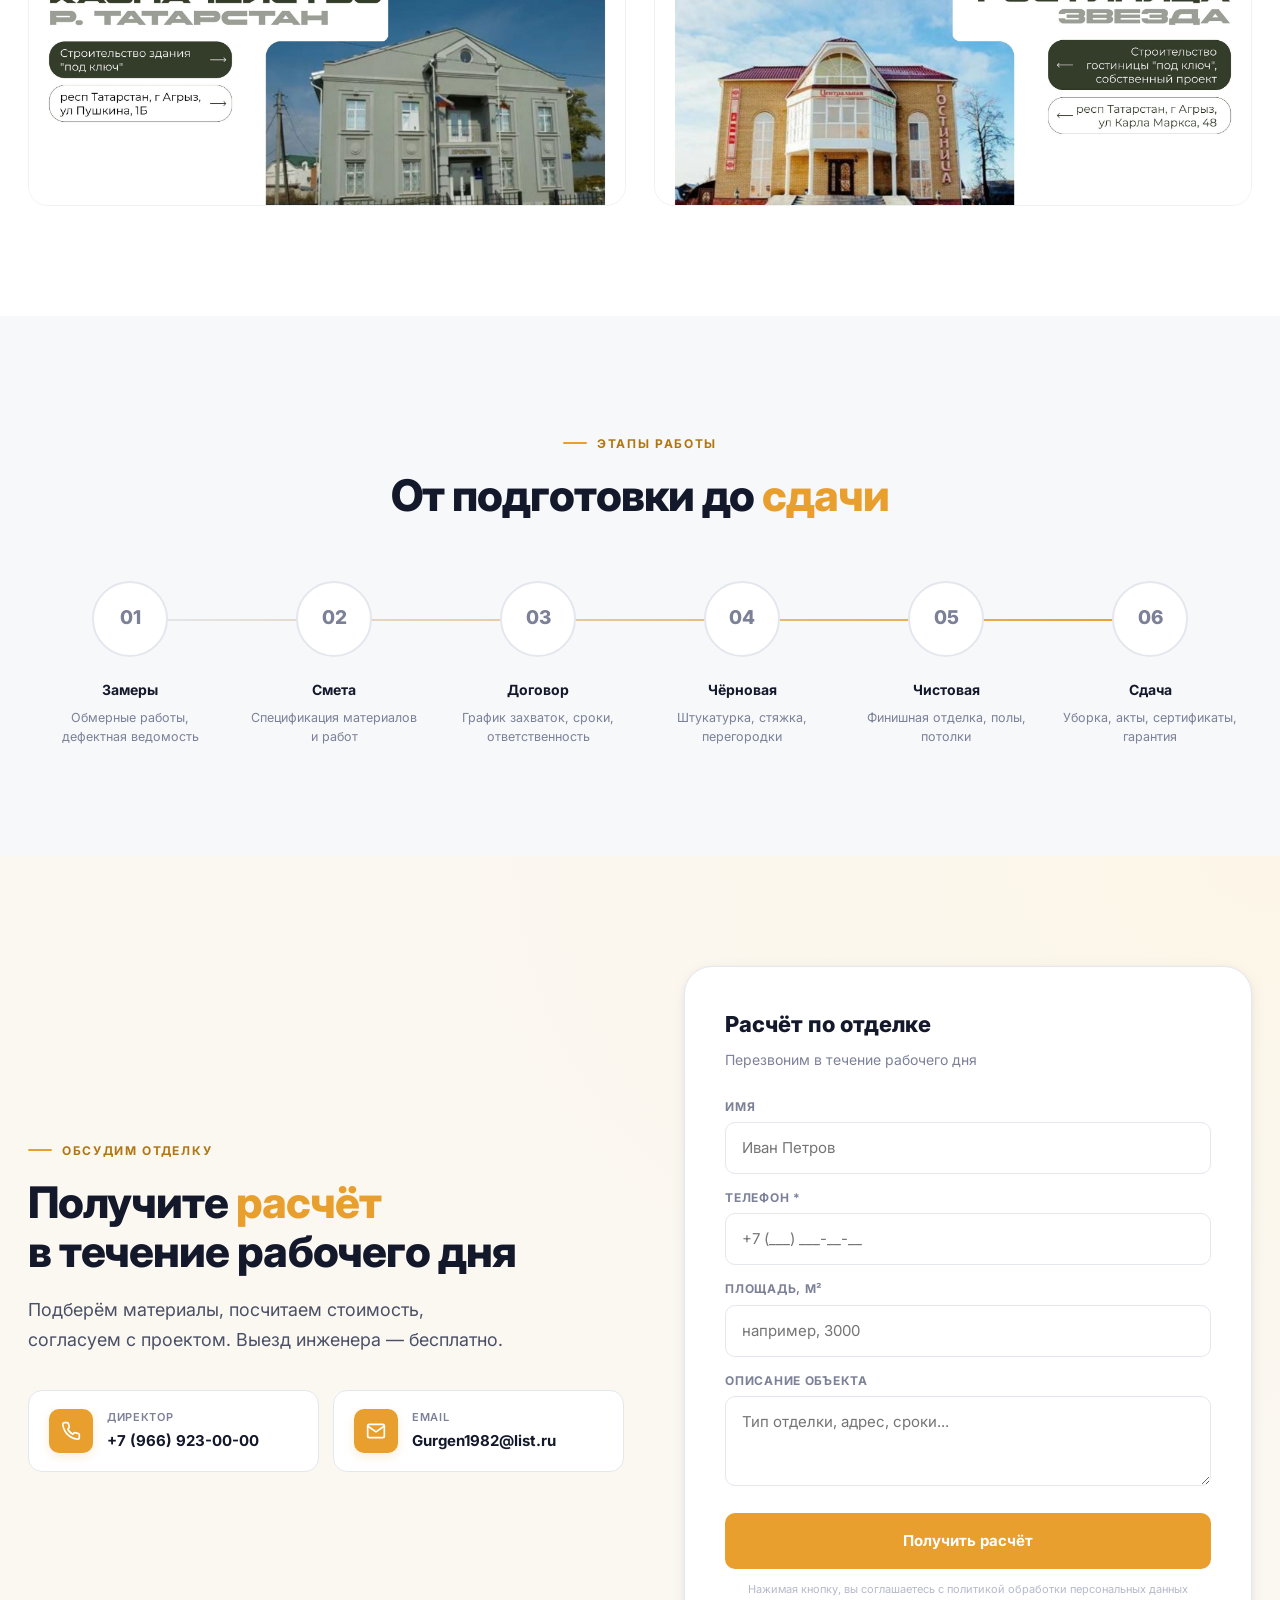
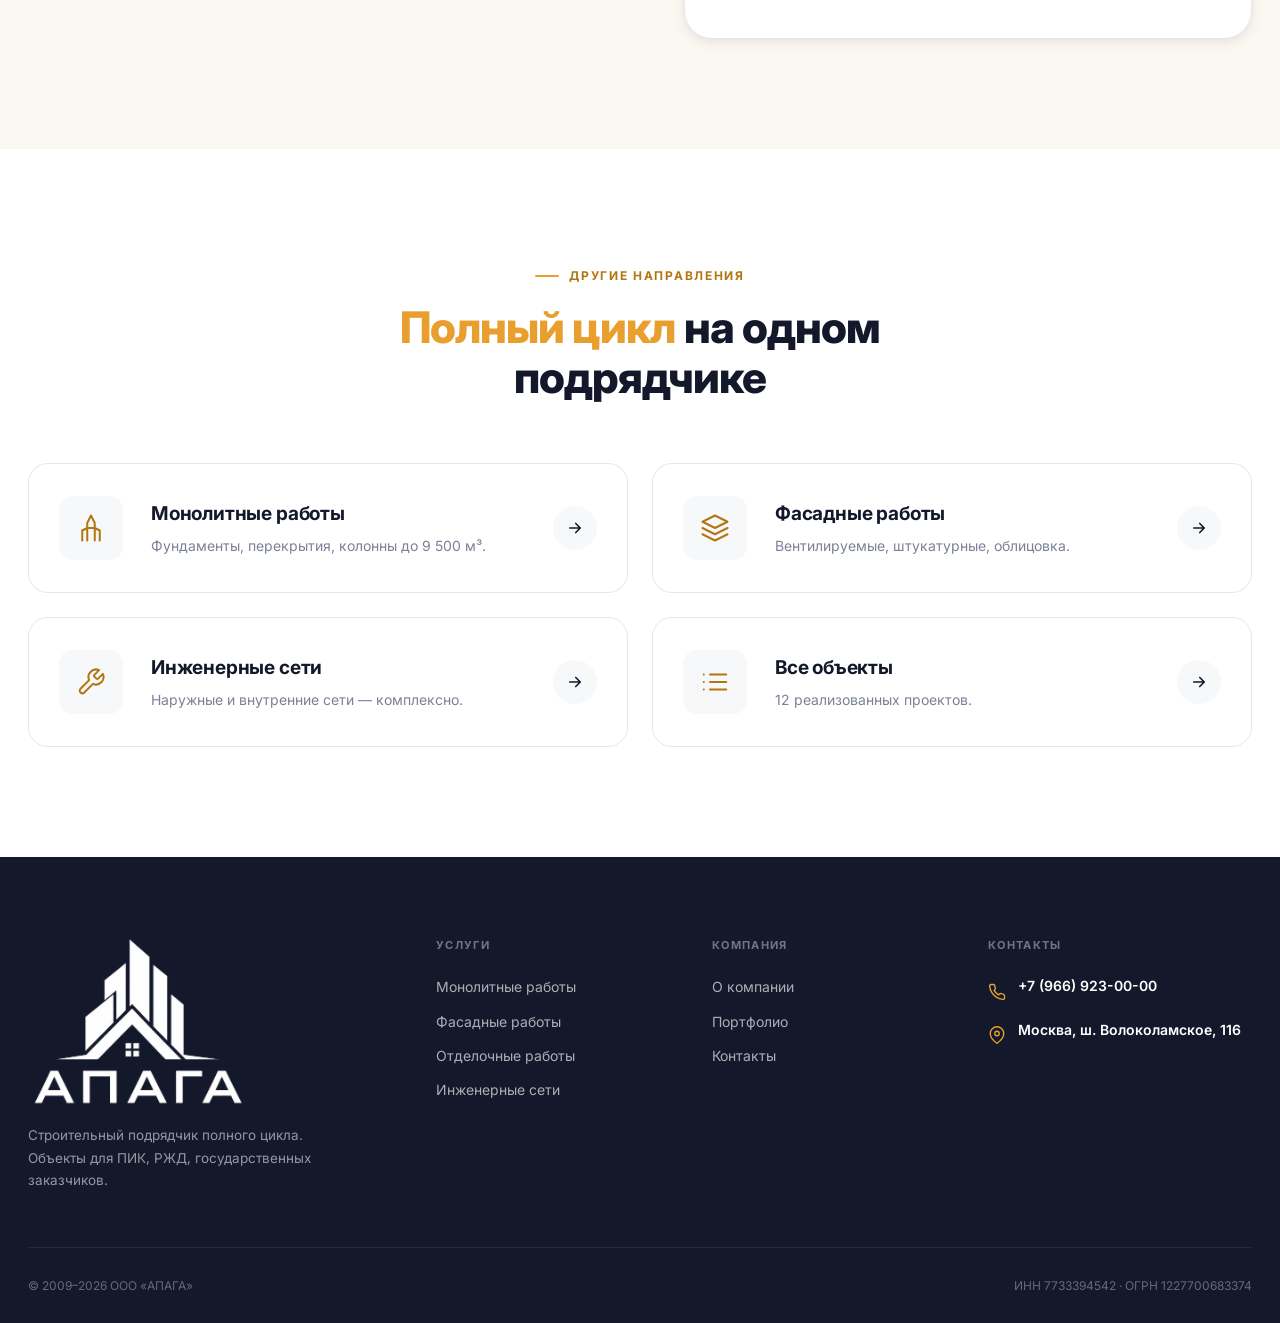
<file: services/otdelka.html>
<!DOCTYPE html>
<html lang="ru">
<head>
  <meta charset="UTF-8">
  <meta name="viewport" content="width=device-width, initial-scale=1.0">
  <meta name="description" content="Отделочные работы в Москве и регионах. Внутренняя и наружная отделка социальных объектов: школы, детсады, поликлиники. Опыт работы с ПИК.">
  <meta name="keywords" content="отделочные работы Москва, отделка школы, отделка детсада, чистовая отделка, ремонт под ключ">
  <link rel="icon" type="image/svg+xml" href="../assets/img/logo.svg">
  <title>Отделочные работы — АПАГА · Социальные объекты, ЖК, общественные здания</title>
  <link rel="preconnect" href="https://fonts.googleapis.com">
  <link rel="preconnect" href="https://fonts.gstatic.com" crossorigin>
  <link href="https://fonts.googleapis.com/css2?family=Inter:wght@300;400;500;600;700;800;900&display=swap" rel="stylesheet">
  <link rel="stylesheet" href="../assets/css/main.css">
</head>
<body>
<svg class="svg-sprite" aria-hidden="true" xmlns="http://www.w3.org/2000/svg">
<symbol id="i-arrow-right" viewBox="0 0 24 24"><path d="M5 12h14M13 6l6 6-6 6"/></symbol>
<symbol id="i-arrow-up" viewBox="0 0 24 24"><path d="M12 19V5M5 12l7-7 7 7"/></symbol>
<symbol id="i-arrow-up-right" viewBox="0 0 24 24"><path d="M7 17L17 7M8 7h9v9"/></symbol>
<symbol id="i-chevron-down" viewBox="0 0 24 24"><path d="M6 9l6 6 6-6"/></symbol>
<symbol id="i-plus" viewBox="0 0 24 24"><path d="M12 5v14M5 12h14"/></symbol>
<symbol id="i-x" viewBox="0 0 24 24"><path d="M18 6L6 18M6 6l12 12"/></symbol>
<symbol id="i-check" viewBox="0 0 24 24"><path d="M5 12.5l4.5 4.5L19 7"/></symbol>
<symbol id="i-check-circle" viewBox="0 0 24 24"><path d="M22 11.08V12a10 10 0 1 1-5.93-9.14"/><path d="M22 4L12 14.01l-3-3"/></symbol>
<symbol id="i-phone" viewBox="0 0 24 24"><path d="M22 16.92v3a2 2 0 0 1-2.18 2 19.79 19.79 0 0 1-8.63-3.07 19.5 19.5 0 0 1-6-6 19.79 19.79 0 0 1-3.07-8.67A2 2 0 0 1 4.11 2h3a2 2 0 0 1 2 1.72 12.84 12.84 0 0 0 .7 2.81 2 2 0 0 1-.45 2.11L8.09 9.91a16 16 0 0 0 6 6l1.27-1.27a2 2 0 0 1 2.11-.45 12.84 12.84 0 0 0 2.81.7A2 2 0 0 1 22 16.92z"/></symbol>
<symbol id="i-mail" viewBox="0 0 24 24"><path d="M4 4h16c1.1 0 2 .9 2 2v12c0 1.1-.9 2-2 2H4c-1.1 0-2-.9-2-2V6c0-1.1.9-2 2-2z"/><path d="M22 6l-10 7L2 6"/></symbol>
<symbol id="i-pin" viewBox="0 0 24 24"><path d="M21 10c0 7-9 13-9 13s-9-6-9-13a9 9 0 0 1 18 0z"/><circle cx="12" cy="10" r="3"/></symbol>
<symbol id="i-clock" viewBox="0 0 24 24"><circle cx="12" cy="12" r="10"/><path d="M12 6v6l4 2"/></symbol>
<symbol id="i-calendar" viewBox="0 0 24 24"><rect x="3" y="4" width="18" height="18" rx="2"/><path d="M16 2v4M8 2v4M3 10h18"/></symbol>
<symbol id="i-building" viewBox="0 0 24 24"><path d="M6 22V4a2 2 0 0 1 2-2h8a2 2 0 0 1 2 2v18z"/><path d="M6 12H4a2 2 0 0 0-2 2v8h4M18 9h2a2 2 0 0 1 2 2v11h-4M10 6h4M10 10h4M10 14h4M10 18h4"/></symbol>
<symbol id="i-tower" viewBox="0 0 24 24"><path d="M9 22V8l3-6 3 6v14M9 12h6M5 22V14l4-2M19 22V14l-4-2"/></symbol>
<symbol id="i-layers" viewBox="0 0 24 24"><path d="M12 2L2 7l10 5 10-5-10-5z"/><path d="M2 17l10 5 10-5M2 12l10 5 10-5"/></symbol>
<symbol id="i-brush" viewBox="0 0 24 24"><path d="M9.06 11.9l8.07-8.06a2.85 2.85 0 1 1 4.03 4.03l-8.06 8.07"/><path d="M7.07 14.94c-1.66 0-3 1.35-3 3.02 0 1.33-2.5 1.52-2 2.02 1.08 1.1 2.49 2.02 4 2.02 2.2 0 4-1.8 4-4.04a3.01 3.01 0 0 0-3-3.02z"/></symbol>
<symbol id="i-pipe" viewBox="0 0 24 24"><path d="M14.7 6.3a1 1 0 0 0 0 1.4l1.6 1.6a1 1 0 0 0 1.4 0l3.77-3.77a6 6 0 0 1-7.94 7.94l-6.91 6.91a2.12 2.12 0 0 1-3-3l6.91-6.91a6 6 0 0 1 7.94-7.94l-3.76 3.76z"/></symbol>
<symbol id="i-shield" viewBox="0 0 24 24"><path d="M12 22s8-4 8-10V5l-8-3-8 3v7c0 6 8 10 8 10z"/><path d="M9 12l2 2 4-4"/></symbol>
<symbol id="i-award" viewBox="0 0 24 24"><circle cx="12" cy="8" r="6"/><path d="M15.5 13.5L17 22l-5-3-5 3 1.5-8.5"/></symbol>
<symbol id="i-file" viewBox="0 0 24 24"><path d="M14 2H6a2 2 0 0 0-2 2v16a2 2 0 0 0 2 2h12a2 2 0 0 0 2-2V8z"/><path d="M14 2v6h6M16 13H8M16 17H8M10 9H8"/></symbol>
<symbol id="i-camera" viewBox="0 0 24 24"><path d="M23 19a2 2 0 0 1-2 2H3a2 2 0 0 1-2-2V8a2 2 0 0 1 2-2h4l2-3h6l2 3h4a2 2 0 0 1 2 2z"/><circle cx="12" cy="13" r="4"/></symbol>
<symbol id="i-flask" viewBox="0 0 24 24"><path d="M9 2v6L4.5 19a2 2 0 0 0 1.7 3h11.6a2 2 0 0 0 1.7-3L15 8V2M9 2h6M7 16h10"/></symbol>
<symbol id="i-users" viewBox="0 0 24 24"><path d="M17 21v-2a4 4 0 0 0-4-4H5a4 4 0 0 0-4 4v2"/><circle cx="9" cy="7" r="4"/><path d="M23 21v-2a4 4 0 0 0-3-3.87M16 3.13a4 4 0 0 1 0 7.75"/></symbol>
<symbol id="i-calculator" viewBox="0 0 24 24"><rect x="4" y="2" width="16" height="20" rx="2"/><path d="M8 6h8M8 10h.01M12 10h.01M16 10h.01M8 14h.01M12 14h.01M16 14h.01M8 18h.01M12 18h.01M16 18h.01"/></symbol>
<symbol id="i-send" viewBox="0 0 24 24"><path d="M22 2L11 13M22 2l-7 20-4-9-9-4 20-7z"/></symbol>
<symbol id="i-message" viewBox="0 0 24 24"><path d="M21 15a2 2 0 0 1-2 2H7l-4 4V5a2 2 0 0 1 2-2h14a2 2 0 0 1 2 2z"/></symbol>
<symbol id="i-target" viewBox="0 0 24 24"><circle cx="12" cy="12" r="10"/><circle cx="12" cy="12" r="6"/><circle cx="12" cy="12" r="2"/></symbol>
<symbol id="i-trending" viewBox="0 0 24 24"><path d="M23 6L13.5 15.5l-5-5L1 18M17 6h6v6"/></symbol>
<symbol id="i-zap" viewBox="0 0 24 24"><path d="M13 2L3 14h9l-1 8 10-12h-9z"/></symbol>
<symbol id="i-hard-hat" viewBox="0 0 24 24"><path d="M2 18h20M4 18v-3a8 8 0 0 1 16 0v3M9 7V4h6v3"/></symbol>
<symbol id="i-document" viewBox="0 0 24 24"><path d="M14 2H6a2 2 0 0 0-2 2v16a2 2 0 0 0 2 2h12a2 2 0 0 0 2-2V8z"/><path d="M14 2v6h6"/></symbol>
<symbol id="i-handshake" viewBox="0 0 24 24"><path d="M11 17l2 2a1 1 0 0 0 1.4 0l5.6-5.6a1 1 0 0 0 0-1.4l-2-2"/><path d="M22 5l-2 2-7-7-3 3 2 2-3 3 4 4"/><path d="M2 14l4-4 7 7-4 4z"/></symbol>
<symbol id="i-quote" viewBox="0 0 24 24"><path d="M3 21c3 0 7-1 7-8V5c0-1.25-.756-2.017-2-2H4c-1.25 0-2 .75-2 1.972V11c0 1.25.75 2 2 2 1 0 1 0 1 1v1c0 1-1 2-2 2-1 0-1 .008-1 1.031V20c0 1 0 1 1 1z"/><path d="M15 21c3 0 7-1 7-8V5c0-1.25-.757-2.017-2-2h-4c-1.25 0-2 .75-2 1.972V11c0 1.25.75 2 2 2h.75c0 2.25-.25 4-2.75 4-1 0-1 .008-1 1.031V20c0 1 0 1 1 1z"/></symbol>
<symbol id="i-star" viewBox="0 0 24 24"><path d="M12 2l3.09 6.26L22 9.27l-5 4.87 1.18 6.88L12 17.77l-6.18 3.25L7 14.14 2 9.27l6.91-1.01L12 2z"/></symbol>
<symbol id="i-globe" viewBox="0 0 24 24"><circle cx="12" cy="12" r="10"/><path d="M2 12h20M12 2a15.3 15.3 0 0 1 4 10 15.3 15.3 0 0 1-4 10 15.3 15.3 0 0 1-4-10 15.3 15.3 0 0 1 4-10z"/></symbol>
<symbol id="i-list" viewBox="0 0 24 24"><path d="M8 6h13M8 12h13M8 18h13M3 6h.01M3 12h.01M3 18h.01"/></symbol>
<symbol id="i-cube" viewBox="0 0 24 24"><path d="M12 2l9 5v10l-9 5-9-5V7l9-5z"/><path d="M3.27 6.96L12 12.01l8.73-5.05M12 22V12"/></symbol>
<symbol id="i-max" viewBox="0 0 24 24"><path d="M12 2a10 10 0 0 1 10 10 10 10 0 0 1-10 10c-1.5 0-2.96-.33-4.27-.95l-5.43 1.32a.5.5 0 0 1-.6-.65l1.7-5.27A10 10 0 0 1 2 12 10 10 0 0 1 12 2z"/></symbol>
</svg>



<header class="hdr">
  <div class="hdr__row">
    <a href="../index.html" class="hdr__logo"><img src="../assets/img/logo-menu.png" alt="АПАГА" height="48" style="width:auto;display:block;"><span class="hdr__logo-tag">АПАГА<small>Строительный подрядчик · Москва</small></span></a>
    <nav class="hdr__nav">
      <a href="../index.html" class="nav-link">Главная</a>
      <div class="has-drop">
        <a href="otdelka.html" class="nav-link active">Услуги</a>
        <div class="dropdown">
          <a href="monolit.html" class="drop-link"><svg class="ico"><use href="#i-tower"/></svg> Монолитные работы</a>
          <a href="fasad.html" class="drop-link"><svg class="ico"><use href="#i-layers"/></svg> Фасадные работы</a>
          <a href="otdelka.html" class="drop-link"><svg class="ico"><use href="#i-brush"/></svg> Отделочные работы</a>
          <a href="seti.html" class="drop-link"><svg class="ico"><use href="#i-pipe"/></svg> Инженерные сети</a>
        </div>
      </div>
      <a href="../portfolio.html" class="nav-link">Объекты</a>
      <a href="../about.html" class="nav-link">О компании</a>
      <a href="../contact.html" class="nav-link">Контакты</a>
    </nav>
    <div class="hdr__cta">
      <div class="hdr__info">
        <div class="hdr__addr"><svg class="ico"><use href="#i-pin"/></svg> ш. Волоколамское, 116</div>
        <a href="tel:+79669230000" class="hdr__phone"><svg class="ico"><use href="#i-phone"/></svg> +7 (966) 923-00-00</a>
      </div>
      <a href="#contact" class="btn btn-primary"><span>Обсудить проект</span><svg class="ico"><use href="#i-arrow-right"/></svg></a>
      <button class="burger" aria-label="Меню"><span></span><span></span><span></span></button>
    </div>
  </div>
</header>

<nav class="mob-nav">
  <a href="../index.html" class="mob-link">Главная</a>
  <a href="monolit.html" class="mob-link">Монолитные работы</a>
  <a href="fasad.html" class="mob-link">Фасадные работы</a>
  <a href="otdelka.html" class="mob-link">Отделочные работы</a>
  <a href="seti.html" class="mob-link">Инженерные сети</a>
  <a href="../portfolio.html" class="mob-link">Объекты</a>
  <a href="../about.html" class="mob-link">О компании</a>
  <a href="../contact.html" class="mob-link">Контакты</a>
  <div class="mob-nav__foot">
    <a href="tel:+79669230000">+7 (966) 923-00-00</a>
    <a href="#contact" class="btn btn-primary">Обсудить проект</a>
  </div>
</nav>

<section class="hero-svc">
  <div class="hero-svc__bg" style="background-image:url('../portfolio_imgs/page09_img1.jpg')"></div>
  <div class="hero-svc__veil"></div>
  <div class="wrap">
    <div class="hero-svc__crumbs"><a href="../index.html">Главная</a><span class="sep">›</span><span>Услуги</span><span class="sep">›</span><span style="color:#fff;">Отделочные работы</span></div>
    <div class="hero-svc__row">
      <div>
        <div class="hero__tag h-slide"><span class="dot"></span> Отделка социальных объектов и ЖК</div>
        <h1 class="h1 hero-svc__title h-slide d1">Отделка под <em>ввод в эксплуатацию</em> — без замечаний</h1>
        <p class="hero-svc__sub r-up d2">
          Школы, детские сады, поликлиники, ЖК, общественные здания. Полная внутренняя и наружная отделка с соблюдением СанПиН, СП и требований Госэкспертизы.
        </p>
        <div class="hero-svc__feats">
          <div class="hero-svc__feat r-up d2"><svg class="ico"><use href="#i-check"/></svg> Сертифицированные материалы</div>
          <div class="hero-svc__feat r-up d3"><svg class="ico"><use href="#i-check"/></svg> Соответствие СанПиН</div>
          <div class="hero-svc__feat r-up d3"><svg class="ico"><use href="#i-check"/></svg> Гарантия 2 года</div>
          <div class="hero-svc__feat r-up d4"><svg class="ico"><use href="#i-check"/></svg> Сдача без замечаний</div>
        </div>
        <div class="hero-svc__btns r-up d4">
          <a href="../index.html#calc" class="btn btn-primary btn-lg"><span>Рассчитать стоимость</span><svg class="ico"><use href="#i-arrow-right"/></svg></a>
          <a href="#contact" class="btn btn-light-on-dark btn-lg"><span>Обсудить проект</span></a>
        </div>
      </div>
      <div class="hero-svc__card r-scale d3">
        <div class="hero-svc__card-h">Цифры по отделке</div>
        <div class="hero-svc__stats">
          <div><div class="hero-svc__stat-n"><span data-count="80">0</span><span>+</span></div><div class="hero-svc__stat-l">тыс. м² отделано</div></div>
          <div><div class="hero-svc__stat-n"><span data-count="8">0</span></div><div class="hero-svc__stat-l">объектов с отделкой</div></div>
          <div><div class="hero-svc__stat-n">0</div><div class="hero-svc__stat-l">замечаний от Госэкспертизы</div></div>
          <div><div class="hero-svc__stat-n"><span data-count="2">0</span></div><div class="hero-svc__stat-l">года гарантия</div></div>
        </div>
        <a href="#cases" class="btn btn-primary" style="width:100%;justify-content:center;"><span>Смотреть кейсы</span><svg class="ico"><use href="#i-arrow-right"/></svg></a>
      </div>
    </div>
  </div>
</section>

<section class="sec">
  <div class="wrap">
    <div style="max-width:760px;">
      <div class="kicker">Виды отделки</div>
      <h2 class="h2 h-slide">От черновой до <em class="acc">чистовой</em> — комплексно</h2>
      <p class="lead r-up d1" style="margin-top:18px;">Берём весь цикл отделочных работ: от штукатурки и стяжки до финишной покраски и устройства полов. Один подрядчик — одна ответственность.</p>
    </div>
    <div class="svc-grid" style="margin-top:60px;">
      <div class="svc-card r-up d1" style="cursor:default;">
        <div class="svc-card__ico"><svg class="ico"><use href="#i-cube"/></svg></div>
        <div class="svc-card__body"><div class="svc-card__title">Чёрновая отделка</div><div class="svc-card__desc">Штукатурка стен, стяжка полов, устройство перегородок (ГКЛ/пеноблок), подготовка под чистовую.</div></div>
      </div>
      <div class="svc-card r-up d2" style="cursor:default;">
        <div class="svc-card__ico"><svg class="ico"><use href="#i-brush"/></svg></div>
        <div class="svc-card__body"><div class="svc-card__title">Чистовая отделка</div><div class="svc-card__desc">Шпаклёвка, покраска, обои, плитка, керамогранит. Подвесные потолки Армстронг, Грильято, гипсокартонные.</div></div>
      </div>
      <div class="svc-card r-up d3" style="cursor:default;">
        <div class="svc-card__ico"><svg class="ico"><use href="#i-layers"/></svg></div>
        <div class="svc-card__body"><div class="svc-card__title">Полы</div><div class="svc-card__desc">Линолеум коммерческий, керамогранит, спортивные покрытия, наливные полы. С учётом износостойкости.</div></div>
      </div>
      <div class="svc-card r-up d4" style="cursor:default;">
        <div class="svc-card__ico"><svg class="ico"><use href="#i-shield"/></svg></div>
        <div class="svc-card__body"><div class="svc-card__title">Спецотделка</div><div class="svc-card__desc">Медицинские, пищевые блоки, спортзалы. Антибактериальные покрытия, мокрые зоны, повышенная гигиена.</div></div>
      </div>
    </div>
  </div>
</section>

<section class="sec bg-soft">
  <div class="bg-vec bg-vec--grid"></div>
  <div class="wrap" style="position:relative;">
    <div class="feat-layout">
      <div class="feat-img-wrap r-scale">
        <img src="../portfolio_imgs/page09_img1.jpg" alt="Отделка детской поликлиники в Москве" loading="lazy">
        <div class="feat-pill"><div class="feat-pill__num">0</div><div class="feat-pill__txt">замечаний от Госэкспертизы</div></div>
      </div>
      <div>
        <div class="kicker">Почему мы</div>
        <h2 class="h2 h-slide">Отделка с учётом <em class="acc">эксплуатации</em></h2>
        <p class="lead r-up d1" style="margin-top:18px;">Школа должна выдержать 25 лет интенсивной эксплуатации. Мы выбираем материалы и технологии так, чтобы объект служил долго.</p>
        <div class="feat-list">
          <div class="feat-item r-up d1"><div class="feat-item__ico"><svg class="ico"><use href="#i-document"/></svg></div><div><div class="feat-item__title">Соответствие СанПиН</div><div class="feat-item__desc">Только сертифицированные материалы для социальных объектов. Сертификаты — в составе исполнительной.</div></div></div>
          <div class="feat-item r-up d2"><div class="feat-item__ico"><svg class="ico"><use href="#i-target"/></svg></div><div><div class="feat-item__title">Геометрия и допуски</div><div class="feat-item__desc">Стены вертикально, швы ровно, плитка по уровню. Проверяем правилом и нивелиром.</div></div></div>
          <div class="feat-item r-up d3"><div class="feat-item__ico"><svg class="ico"><use href="#i-shield"/></svg></div><div><div class="feat-item__title">Износостойкость</div><div class="feat-item__desc">Класс 33–34 для коммерческого линолеума, керамогранит R10–R11 для мокрых зон.</div></div></div>
          <div class="feat-item r-up d4"><div class="feat-item__ico"><svg class="ico"><use href="#i-calendar"/></svg></div><div><div class="feat-item__title">Сдача в график</div><div class="feat-item__desc">Многозахватная работа. Школа на 1100 мест — отделка за 6 месяцев. Без переноса сдачи.</div></div></div>
        </div>
        <a href="#contact" class="btn btn-dark" style="margin-top:32px;"><span>Обсудить ваш объект</span><svg class="ico"><use href="#i-arrow-right"/></svg></a>
      </div>
    </div>
  </div>
</section>

<section class="sec" id="cases">
  <div class="wrap">
    <div class="pf-head">
      <div><div class="kicker">Кейсы</div><h2 class="h2 h-slide">Объекты с <em class="acc">отделкой</em></h2></div>
      <a href="../portfolio.html" class="btn btn-outline"><span>Все объекты</span><svg class="ico"><use href="#i-arrow-right"/></svg></a>
    </div>
    <div class="pf-grid">
      <div class="pf-card r-up"><img src="../pf/p09.jpg" alt="Детская поликлиника — отделка" class="pf-card__img" loading="lazy"></div>
      <div class="pf-card r-up d1"><img src="../pf/p10.jpg" alt="Деревня Универсиады — капремонт с отделкой" class="pf-card__img" loading="lazy"></div>
      <div class="pf-card r-up"><img src="../pf/p18.jpg" alt="Казначейство Татарстана — под ключ" class="pf-card__img" loading="lazy"></div>
      <div class="pf-card r-up d1"><img src="../pf/p19.jpg" alt="Гостиница Звезда — собственный проект" class="pf-card__img" loading="lazy"></div>
    </div>
  </div>
</section>

<section class="sec bg-soft">
  <div class="wrap">
    <div style="text-align:center;max-width:600px;margin:0 auto;">
      <div class="kicker kicker--center">Этапы работы</div>
      <h2 class="h2 h-slide">От подготовки до <em class="acc">сдачи</em></h2>
    </div>
    <div class="proc">
      <div class="proc-step r-up d1"><div class="proc-step__n">01</div><div class="proc-step__title">Замеры</div><div class="proc-step__txt">Обмерные работы, дефектная ведомость</div></div>
      <div class="proc-step r-up d2"><div class="proc-step__n">02</div><div class="proc-step__title">Смета</div><div class="proc-step__txt">Спецификация материалов и работ</div></div>
      <div class="proc-step r-up d3"><div class="proc-step__n">03</div><div class="proc-step__title">Договор</div><div class="proc-step__txt">График захваток, сроки, ответственность</div></div>
      <div class="proc-step r-up d4"><div class="proc-step__n">04</div><div class="proc-step__title">Чёрновая</div><div class="proc-step__txt">Штукатурка, стяжка, перегородки</div></div>
      <div class="proc-step r-up d5"><div class="proc-step__n">05</div><div class="proc-step__title">Чистовая</div><div class="proc-step__txt">Финишная отделка, полы, потолки</div></div>
      <div class="proc-step r-up d6"><div class="proc-step__n">06</div><div class="proc-step__title">Сдача</div><div class="proc-step__txt">Уборка, акты, сертификаты, гарантия</div></div>
    </div>
  </div>
</section>

<section class="sec bg-warm" id="contact">
  <div class="bg-vec bg-vec--lines"></div>
  <div class="wrap" style="position:relative;">
    <div class="cta-row">
      <div>
        <div class="kicker">Обсудим отделку</div>
        <h2 class="h2 h-slide">Получите <em class="acc">расчёт</em><br>в течение рабочего дня</h2>
        <p class="lead r-up d1" style="margin-top:18px;max-width:480px;">Подберём материалы, посчитаем стоимость, согласуем с проектом. Выезд инженера — бесплатно.</p>
        <div class="ci-grid r-up d2">
          <div class="ci"><div class="ci__ico"><svg class="ico"><use href="#i-phone"/></svg></div><div><div class="ci__lab">Директор</div><div class="ci__val"><a href="tel:+79669230000">+7 (966) 923-00-00</a></div></div></div>
          <div class="ci"><div class="ci__ico"><svg class="ico"><use href="#i-mail"/></svg></div><div><div class="ci__lab">Email</div><div class="ci__val"><a href="mailto:Gurgen1982@list.ru">Gurgen1982@list.ru</a></div></div></div>
        </div>
      </div>
      <div class="r-scale d2">
        <form class="cta-card" data-form>
          <div class="cta-card__fields">
            <div class="cta-card__title">Расчёт по отделке</div>
            <div class="cta-card__sub">Перезвоним в течение рабочего дня</div>
            <div class="fg"><label>Имя</label><input type="text" placeholder="Иван Петров"></div>
            <div class="fg"><label>Телефон *</label><input type="tel" placeholder="+7 (___) ___-__-__" required></div>
            <div class="fg"><label>Площадь, м²</label><input type="text" placeholder="например, 3000"></div>
            <div class="fg"><label>Описание объекта</label><textarea placeholder="Тип отделки, адрес, сроки..."></textarea></div>
            <button type="submit" class="submit-btn">Получить расчёт</button>
            <div class="priv">Нажимая кнопку, вы соглашаетесь с политикой обработки персональных данных</div>
          </div>
          <div class="cta-success">
            <div class="cta-success__ico"><svg class="ico"><use href="#i-check"/></svg></div>
            <div class="cta-success__t">Заявка получена</div>
            <div class="cta-success__s">Свяжемся с вами в течение рабочего дня.</div>
          </div>
        </form>
      </div>
    </div>
  </div>
</section>

<section class="sec">
  <div class="wrap">
    <div style="text-align:center;max-width:580px;margin:0 auto;">
      <div class="kicker kicker--center">Другие направления</div>
      <h2 class="h2 h-slide"><em class="acc">Полный цикл</em> на одном подрядчике</h2>
    </div>
    <div class="svc-grid">
      <a href="monolit.html" class="svc-card r-up d1"><div class="svc-card__ico"><svg class="ico"><use href="#i-tower"/></svg></div><div class="svc-card__body"><div class="svc-card__title">Монолитные работы</div><div class="svc-card__desc">Фундаменты, перекрытия, колонны до 9 500 м³.</div></div><div class="svc-card__arr"><svg class="ico"><use href="#i-arrow-right"/></svg></div></a>
      <a href="fasad.html" class="svc-card r-up d2"><div class="svc-card__ico"><svg class="ico"><use href="#i-layers"/></svg></div><div class="svc-card__body"><div class="svc-card__title">Фасадные работы</div><div class="svc-card__desc">Вентилируемые, штукатурные, облицовка.</div></div><div class="svc-card__arr"><svg class="ico"><use href="#i-arrow-right"/></svg></div></a>
      <a href="seti.html" class="svc-card r-up d3"><div class="svc-card__ico"><svg class="ico"><use href="#i-pipe"/></svg></div><div class="svc-card__body"><div class="svc-card__title">Инженерные сети</div><div class="svc-card__desc">Наружные и внутренние сети — комплексно.</div></div><div class="svc-card__arr"><svg class="ico"><use href="#i-arrow-right"/></svg></div></a>
      <a href="../portfolio.html" class="svc-card r-up d4"><div class="svc-card__ico"><svg class="ico"><use href="#i-list"/></svg></div><div class="svc-card__body"><div class="svc-card__title">Все объекты</div><div class="svc-card__desc">12 реализованных проектов.</div></div><div class="svc-card__arr"><svg class="ico"><use href="#i-arrow-right"/></svg></div></a>
    </div>
  </div>
</section>

<footer class="footer">
  <div class="wrap">
    <div class="footer__top">
      <div><img src="../assets/img/logo-footer.png" alt="АПАГА" width="220" style="height:auto;display:block;margin-bottom:18px;"><p class="footer__brand-desc">Строительный подрядчик полного цикла. Объекты для ПИК, РЖД, государственных заказчиков.</p></div>
      <div><div class="footer__col-h">Услуги</div><div class="footer__links"><a href="monolit.html" class="footer__link">Монолитные работы</a><a href="fasad.html" class="footer__link">Фасадные работы</a><a href="otdelka.html" class="footer__link">Отделочные работы</a><a href="seti.html" class="footer__link">Инженерные сети</a></div></div>
      <div><div class="footer__col-h">Компания</div><div class="footer__links"><a href="../about.html" class="footer__link">О компании</a><a href="../portfolio.html" class="footer__link">Портфолио</a><a href="../contact.html" class="footer__link">Контакты</a></div></div>
      <div>
        <div class="footer__col-h">Контакты</div>
        <div class="footer__contact-row"><div class="footer__contact-ico"><svg class="ico"><use href="#i-phone"/></svg></div><div><div class="footer__contact-val"><a href="tel:+79669230000">+7 (966) 923-00-00</a></div></div></div>
        <div class="footer__contact-row"><div class="footer__contact-ico"><svg class="ico"><use href="#i-pin"/></svg></div><div><div class="footer__contact-val">Москва, ш. Волоколамское, 116</div></div></div>
      </div>
    </div>
    <div class="footer__bot"><span>© 2009–2026 ООО «АПАГА»</span><span>ИНН 7733394542 · ОГРН 1227700683374</span></div>
  </div>
</footer>



<div class="fab-stack">
  <button class="btt" aria-label="Наверх"><svg class="ico"><use href="#i-arrow-up"/></svg></button>
  <a href="https://t.me/+79669230000" target="_blank" rel="noopener" class="fab-btn fab-tg" data-tip="Написать в Telegram" aria-label="Telegram"><svg class="ico"><use href="#i-send"/></svg></a>
  <a href="https://max.ru/" target="_blank" rel="noopener" class="fab-btn fab-max" data-tip="MAX" aria-label="MAX"><svg class="ico"><use href="#i-max"/></svg></a>
</div>
<script src="../assets/js/main.js" defer></script>
</body>
</html>
</file>
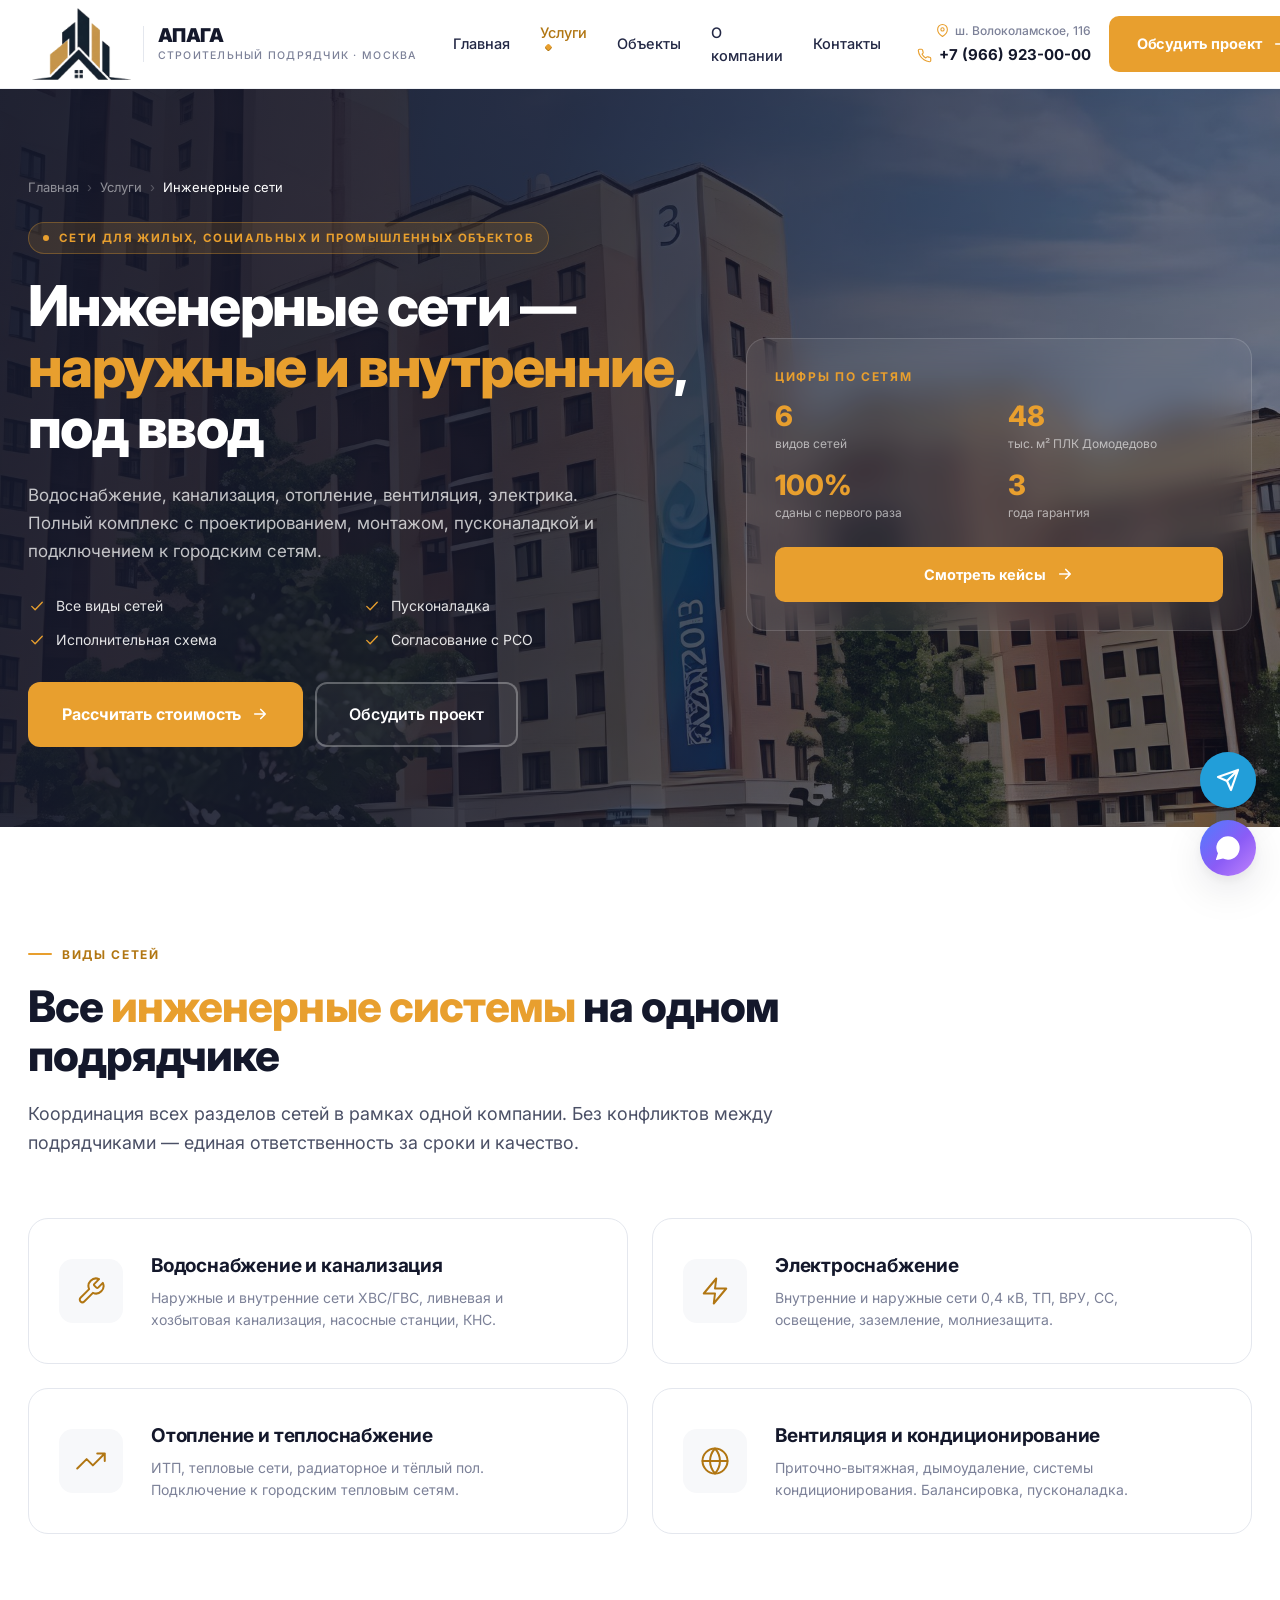
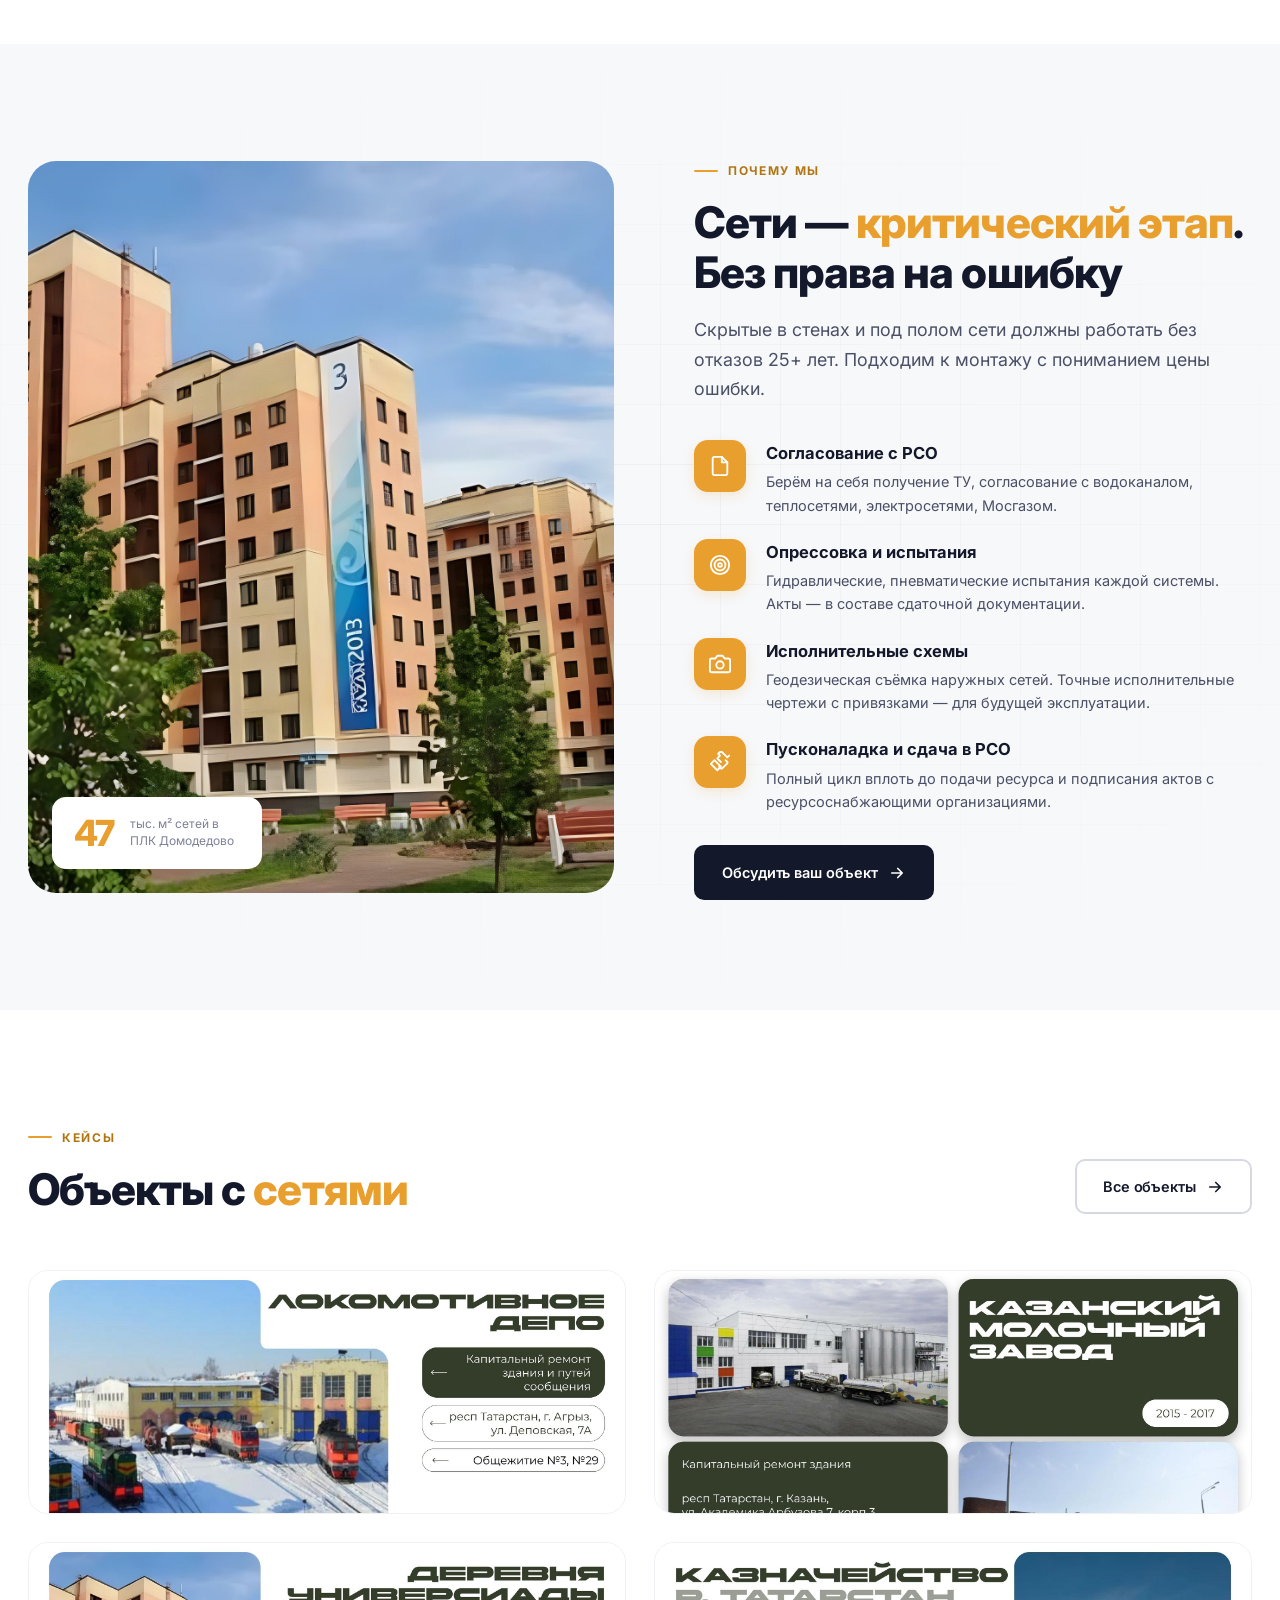
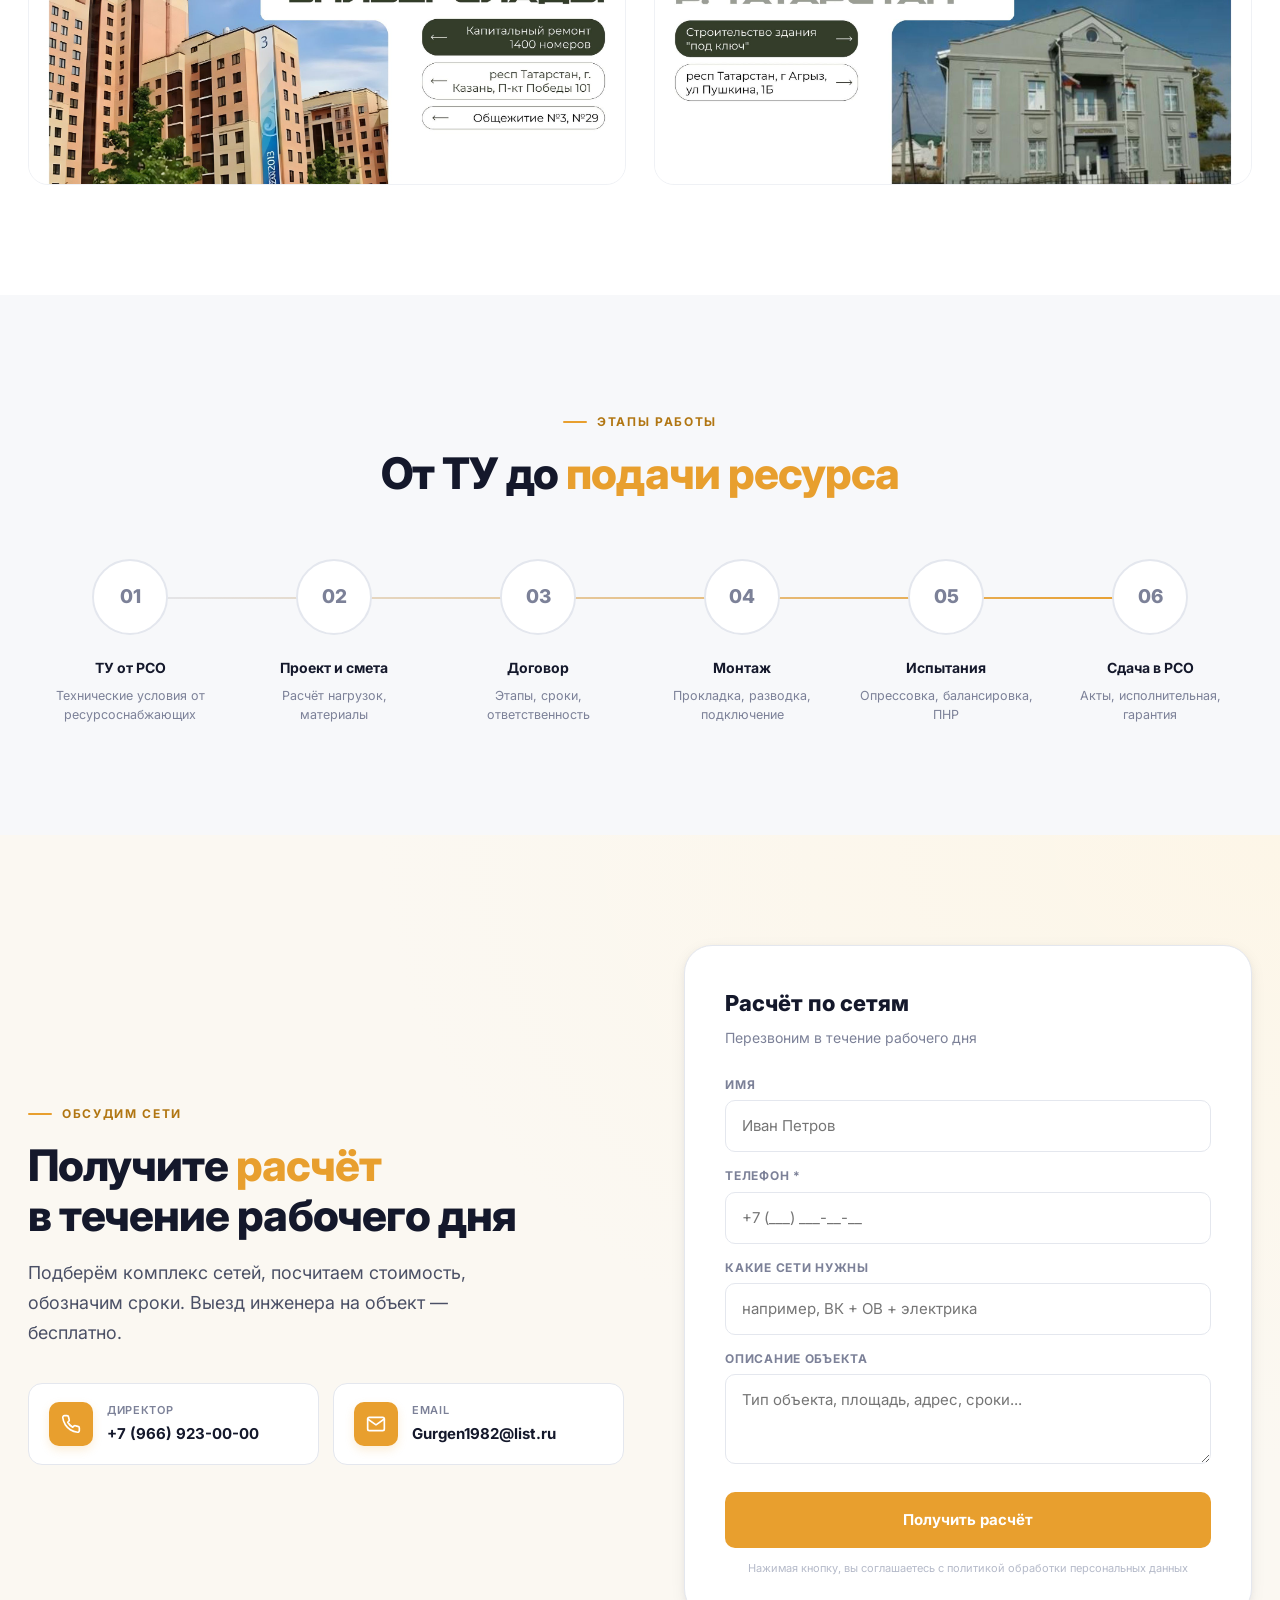
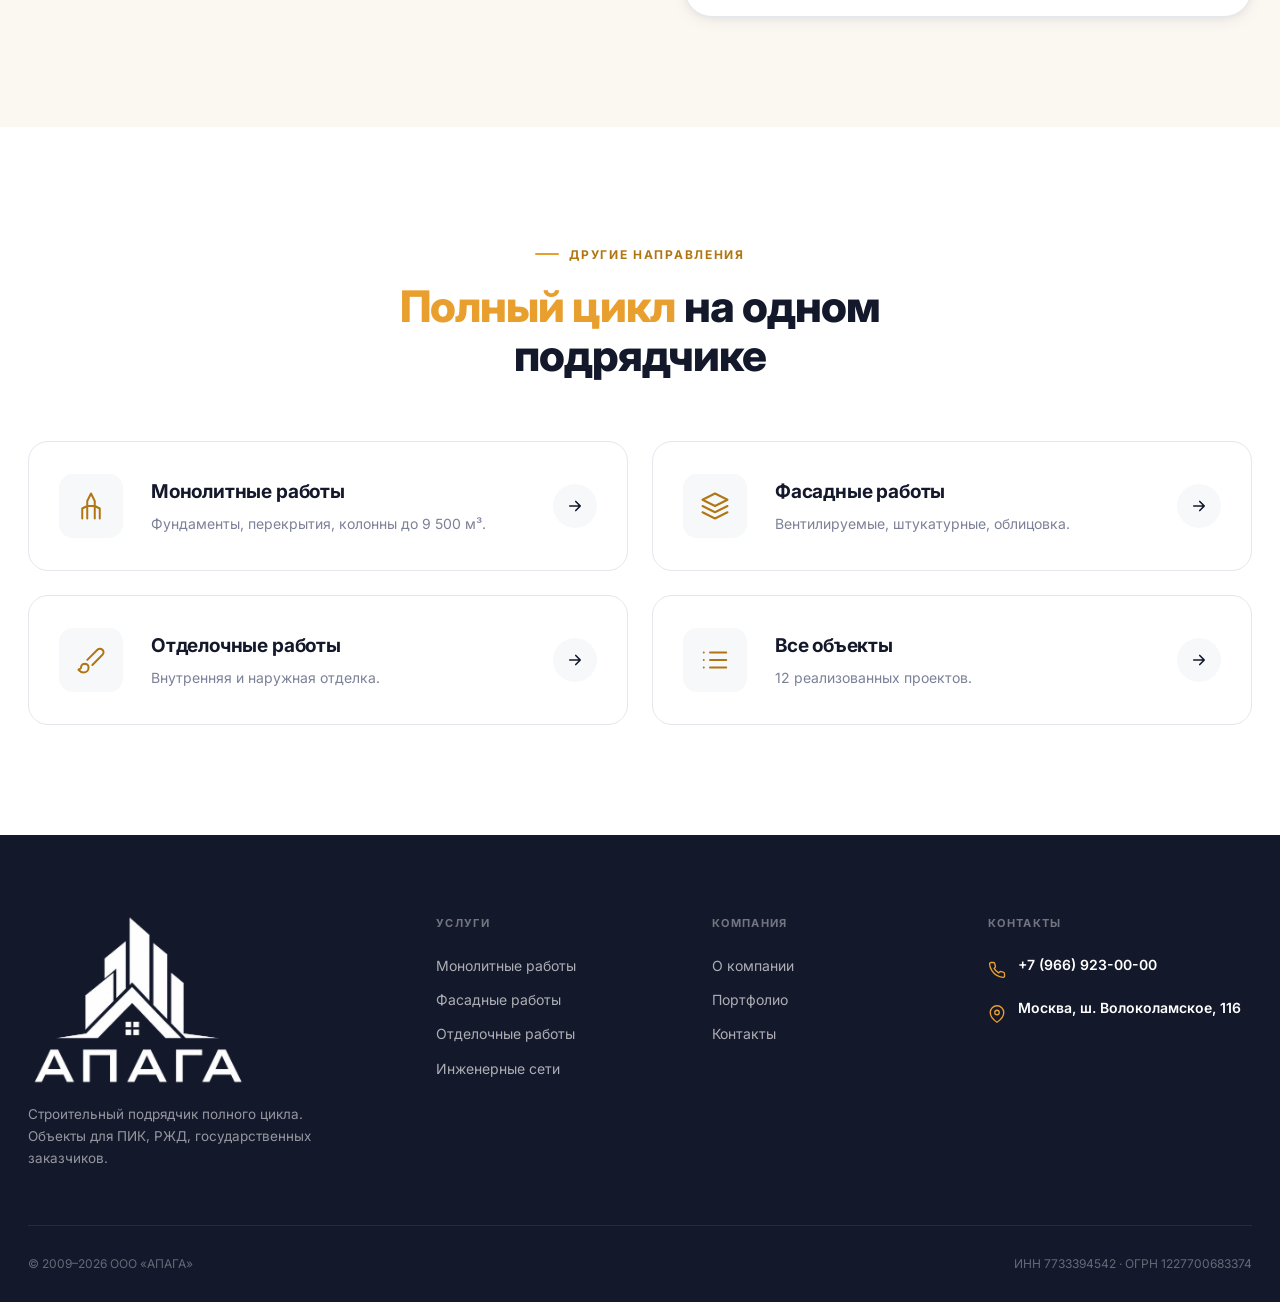
<file: services/seti.html>
<!DOCTYPE html>
<html lang="ru">
<head>
  <meta charset="UTF-8">
  <meta name="viewport" content="width=device-width, initial-scale=1.0">
  <meta name="description" content="Инженерные сети в Москве: наружные и внутренние сети водоснабжения, канализации, отопления, вентиляции, электрики. С исполнительной документацией.">
  <meta name="keywords" content="инженерные сети Москва, наружные сети, внутренние сети, монтаж ОВ, водоснабжение, электромонтаж">
  <link rel="icon" type="image/svg+xml" href="../assets/img/logo.svg">
  <title>Инженерные сети — АПАГА · Наружные и внутренние сети комплексно</title>
  <link rel="preconnect" href="https://fonts.googleapis.com">
  <link rel="preconnect" href="https://fonts.gstatic.com" crossorigin>
  <link href="https://fonts.googleapis.com/css2?family=Inter:wght@300;400;500;600;700;800;900&display=swap" rel="stylesheet">
  <link rel="stylesheet" href="../assets/css/main.css">
</head>
<body>
<svg class="svg-sprite" aria-hidden="true" xmlns="http://www.w3.org/2000/svg">
<symbol id="i-arrow-right" viewBox="0 0 24 24"><path d="M5 12h14M13 6l6 6-6 6"/></symbol>
<symbol id="i-arrow-up" viewBox="0 0 24 24"><path d="M12 19V5M5 12l7-7 7 7"/></symbol>
<symbol id="i-arrow-up-right" viewBox="0 0 24 24"><path d="M7 17L17 7M8 7h9v9"/></symbol>
<symbol id="i-chevron-down" viewBox="0 0 24 24"><path d="M6 9l6 6 6-6"/></symbol>
<symbol id="i-plus" viewBox="0 0 24 24"><path d="M12 5v14M5 12h14"/></symbol>
<symbol id="i-x" viewBox="0 0 24 24"><path d="M18 6L6 18M6 6l12 12"/></symbol>
<symbol id="i-check" viewBox="0 0 24 24"><path d="M5 12.5l4.5 4.5L19 7"/></symbol>
<symbol id="i-check-circle" viewBox="0 0 24 24"><path d="M22 11.08V12a10 10 0 1 1-5.93-9.14"/><path d="M22 4L12 14.01l-3-3"/></symbol>
<symbol id="i-phone" viewBox="0 0 24 24"><path d="M22 16.92v3a2 2 0 0 1-2.18 2 19.79 19.79 0 0 1-8.63-3.07 19.5 19.5 0 0 1-6-6 19.79 19.79 0 0 1-3.07-8.67A2 2 0 0 1 4.11 2h3a2 2 0 0 1 2 1.72 12.84 12.84 0 0 0 .7 2.81 2 2 0 0 1-.45 2.11L8.09 9.91a16 16 0 0 0 6 6l1.27-1.27a2 2 0 0 1 2.11-.45 12.84 12.84 0 0 0 2.81.7A2 2 0 0 1 22 16.92z"/></symbol>
<symbol id="i-mail" viewBox="0 0 24 24"><path d="M4 4h16c1.1 0 2 .9 2 2v12c0 1.1-.9 2-2 2H4c-1.1 0-2-.9-2-2V6c0-1.1.9-2 2-2z"/><path d="M22 6l-10 7L2 6"/></symbol>
<symbol id="i-pin" viewBox="0 0 24 24"><path d="M21 10c0 7-9 13-9 13s-9-6-9-13a9 9 0 0 1 18 0z"/><circle cx="12" cy="10" r="3"/></symbol>
<symbol id="i-clock" viewBox="0 0 24 24"><circle cx="12" cy="12" r="10"/><path d="M12 6v6l4 2"/></symbol>
<symbol id="i-calendar" viewBox="0 0 24 24"><rect x="3" y="4" width="18" height="18" rx="2"/><path d="M16 2v4M8 2v4M3 10h18"/></symbol>
<symbol id="i-building" viewBox="0 0 24 24"><path d="M6 22V4a2 2 0 0 1 2-2h8a2 2 0 0 1 2 2v18z"/><path d="M6 12H4a2 2 0 0 0-2 2v8h4M18 9h2a2 2 0 0 1 2 2v11h-4M10 6h4M10 10h4M10 14h4M10 18h4"/></symbol>
<symbol id="i-tower" viewBox="0 0 24 24"><path d="M9 22V8l3-6 3 6v14M9 12h6M5 22V14l4-2M19 22V14l-4-2"/></symbol>
<symbol id="i-layers" viewBox="0 0 24 24"><path d="M12 2L2 7l10 5 10-5-10-5z"/><path d="M2 17l10 5 10-5M2 12l10 5 10-5"/></symbol>
<symbol id="i-brush" viewBox="0 0 24 24"><path d="M9.06 11.9l8.07-8.06a2.85 2.85 0 1 1 4.03 4.03l-8.06 8.07"/><path d="M7.07 14.94c-1.66 0-3 1.35-3 3.02 0 1.33-2.5 1.52-2 2.02 1.08 1.1 2.49 2.02 4 2.02 2.2 0 4-1.8 4-4.04a3.01 3.01 0 0 0-3-3.02z"/></symbol>
<symbol id="i-pipe" viewBox="0 0 24 24"><path d="M14.7 6.3a1 1 0 0 0 0 1.4l1.6 1.6a1 1 0 0 0 1.4 0l3.77-3.77a6 6 0 0 1-7.94 7.94l-6.91 6.91a2.12 2.12 0 0 1-3-3l6.91-6.91a6 6 0 0 1 7.94-7.94l-3.76 3.76z"/></symbol>
<symbol id="i-shield" viewBox="0 0 24 24"><path d="M12 22s8-4 8-10V5l-8-3-8 3v7c0 6 8 10 8 10z"/><path d="M9 12l2 2 4-4"/></symbol>
<symbol id="i-award" viewBox="0 0 24 24"><circle cx="12" cy="8" r="6"/><path d="M15.5 13.5L17 22l-5-3-5 3 1.5-8.5"/></symbol>
<symbol id="i-file" viewBox="0 0 24 24"><path d="M14 2H6a2 2 0 0 0-2 2v16a2 2 0 0 0 2 2h12a2 2 0 0 0 2-2V8z"/><path d="M14 2v6h6M16 13H8M16 17H8M10 9H8"/></symbol>
<symbol id="i-camera" viewBox="0 0 24 24"><path d="M23 19a2 2 0 0 1-2 2H3a2 2 0 0 1-2-2V8a2 2 0 0 1 2-2h4l2-3h6l2 3h4a2 2 0 0 1 2 2z"/><circle cx="12" cy="13" r="4"/></symbol>
<symbol id="i-flask" viewBox="0 0 24 24"><path d="M9 2v6L4.5 19a2 2 0 0 0 1.7 3h11.6a2 2 0 0 0 1.7-3L15 8V2M9 2h6M7 16h10"/></symbol>
<symbol id="i-users" viewBox="0 0 24 24"><path d="M17 21v-2a4 4 0 0 0-4-4H5a4 4 0 0 0-4 4v2"/><circle cx="9" cy="7" r="4"/><path d="M23 21v-2a4 4 0 0 0-3-3.87M16 3.13a4 4 0 0 1 0 7.75"/></symbol>
<symbol id="i-calculator" viewBox="0 0 24 24"><rect x="4" y="2" width="16" height="20" rx="2"/><path d="M8 6h8M8 10h.01M12 10h.01M16 10h.01M8 14h.01M12 14h.01M16 14h.01M8 18h.01M12 18h.01M16 18h.01"/></symbol>
<symbol id="i-send" viewBox="0 0 24 24"><path d="M22 2L11 13M22 2l-7 20-4-9-9-4 20-7z"/></symbol>
<symbol id="i-message" viewBox="0 0 24 24"><path d="M21 15a2 2 0 0 1-2 2H7l-4 4V5a2 2 0 0 1 2-2h14a2 2 0 0 1 2 2z"/></symbol>
<symbol id="i-target" viewBox="0 0 24 24"><circle cx="12" cy="12" r="10"/><circle cx="12" cy="12" r="6"/><circle cx="12" cy="12" r="2"/></symbol>
<symbol id="i-trending" viewBox="0 0 24 24"><path d="M23 6L13.5 15.5l-5-5L1 18M17 6h6v6"/></symbol>
<symbol id="i-zap" viewBox="0 0 24 24"><path d="M13 2L3 14h9l-1 8 10-12h-9z"/></symbol>
<symbol id="i-hard-hat" viewBox="0 0 24 24"><path d="M2 18h20M4 18v-3a8 8 0 0 1 16 0v3M9 7V4h6v3"/></symbol>
<symbol id="i-document" viewBox="0 0 24 24"><path d="M14 2H6a2 2 0 0 0-2 2v16a2 2 0 0 0 2 2h12a2 2 0 0 0 2-2V8z"/><path d="M14 2v6h6"/></symbol>
<symbol id="i-handshake" viewBox="0 0 24 24"><path d="M11 17l2 2a1 1 0 0 0 1.4 0l5.6-5.6a1 1 0 0 0 0-1.4l-2-2"/><path d="M22 5l-2 2-7-7-3 3 2 2-3 3 4 4"/><path d="M2 14l4-4 7 7-4 4z"/></symbol>
<symbol id="i-quote" viewBox="0 0 24 24"><path d="M3 21c3 0 7-1 7-8V5c0-1.25-.756-2.017-2-2H4c-1.25 0-2 .75-2 1.972V11c0 1.25.75 2 2 2 1 0 1 0 1 1v1c0 1-1 2-2 2-1 0-1 .008-1 1.031V20c0 1 0 1 1 1z"/><path d="M15 21c3 0 7-1 7-8V5c0-1.25-.757-2.017-2-2h-4c-1.25 0-2 .75-2 1.972V11c0 1.25.75 2 2 2h.75c0 2.25-.25 4-2.75 4-1 0-1 .008-1 1.031V20c0 1 0 1 1 1z"/></symbol>
<symbol id="i-star" viewBox="0 0 24 24"><path d="M12 2l3.09 6.26L22 9.27l-5 4.87 1.18 6.88L12 17.77l-6.18 3.25L7 14.14 2 9.27l6.91-1.01L12 2z"/></symbol>
<symbol id="i-globe" viewBox="0 0 24 24"><circle cx="12" cy="12" r="10"/><path d="M2 12h20M12 2a15.3 15.3 0 0 1 4 10 15.3 15.3 0 0 1-4 10 15.3 15.3 0 0 1-4-10 15.3 15.3 0 0 1 4-10z"/></symbol>
<symbol id="i-list" viewBox="0 0 24 24"><path d="M8 6h13M8 12h13M8 18h13M3 6h.01M3 12h.01M3 18h.01"/></symbol>
<symbol id="i-cube" viewBox="0 0 24 24"><path d="M12 2l9 5v10l-9 5-9-5V7l9-5z"/><path d="M3.27 6.96L12 12.01l8.73-5.05M12 22V12"/></symbol>
<symbol id="i-max" viewBox="0 0 24 24"><path d="M12 2a10 10 0 0 1 10 10 10 10 0 0 1-10 10c-1.5 0-2.96-.33-4.27-.95l-5.43 1.32a.5.5 0 0 1-.6-.65l1.7-5.27A10 10 0 0 1 2 12 10 10 0 0 1 12 2z"/></symbol>
</svg>



<header class="hdr">
  <div class="hdr__row">
    <a href="../index.html" class="hdr__logo"><img src="../assets/img/logo-menu.png" alt="АПАГА" height="48" style="width:auto;display:block;"><span class="hdr__logo-tag">АПАГА<small>Строительный подрядчик · Москва</small></span></a>
    <nav class="hdr__nav">
      <a href="../index.html" class="nav-link">Главная</a>
      <div class="has-drop">
        <a href="seti.html" class="nav-link active">Услуги</a>
        <div class="dropdown">
          <a href="monolit.html" class="drop-link"><svg class="ico"><use href="#i-tower"/></svg> Монолитные работы</a>
          <a href="fasad.html" class="drop-link"><svg class="ico"><use href="#i-layers"/></svg> Фасадные работы</a>
          <a href="otdelka.html" class="drop-link"><svg class="ico"><use href="#i-brush"/></svg> Отделочные работы</a>
          <a href="seti.html" class="drop-link"><svg class="ico"><use href="#i-pipe"/></svg> Инженерные сети</a>
        </div>
      </div>
      <a href="../portfolio.html" class="nav-link">Объекты</a>
      <a href="../about.html" class="nav-link">О компании</a>
      <a href="../contact.html" class="nav-link">Контакты</a>
    </nav>
    <div class="hdr__cta">
      <div class="hdr__info">
        <div class="hdr__addr"><svg class="ico"><use href="#i-pin"/></svg> ш. Волоколамское, 116</div>
        <a href="tel:+79669230000" class="hdr__phone"><svg class="ico"><use href="#i-phone"/></svg> +7 (966) 923-00-00</a>
      </div>
      <a href="#contact" class="btn btn-primary"><span>Обсудить проект</span><svg class="ico"><use href="#i-arrow-right"/></svg></a>
      <button class="burger" aria-label="Меню"><span></span><span></span><span></span></button>
    </div>
  </div>
</header>

<nav class="mob-nav">
  <a href="../index.html" class="mob-link">Главная</a>
  <a href="monolit.html" class="mob-link">Монолитные работы</a>
  <a href="fasad.html" class="mob-link">Фасадные работы</a>
  <a href="otdelka.html" class="mob-link">Отделочные работы</a>
  <a href="seti.html" class="mob-link">Инженерные сети</a>
  <a href="../portfolio.html" class="mob-link">Объекты</a>
  <a href="../about.html" class="mob-link">О компании</a>
  <a href="../contact.html" class="mob-link">Контакты</a>
  <div class="mob-nav__foot">
    <a href="tel:+79669230000">+7 (966) 923-00-00</a>
    <a href="#contact" class="btn btn-primary">Обсудить проект</a>
  </div>
</nav>

<section class="hero-svc">
  <div class="hero-svc__bg" style="background-image:url('../portfolio_imgs/page17_img0.jpg')"></div>
  <div class="hero-svc__veil"></div>
  <div class="wrap">
    <div class="hero-svc__crumbs"><a href="../index.html">Главная</a><span class="sep">›</span><span>Услуги</span><span class="sep">›</span><span style="color:#fff;">Инженерные сети</span></div>
    <div class="hero-svc__row">
      <div>
        <div class="hero__tag h-slide"><span class="dot"></span> Сети для жилых, социальных и промышленных объектов</div>
        <h1 class="h1 hero-svc__title h-slide d1">Инженерные сети — <em>наружные и внутренние</em>, под ввод</h1>
        <p class="hero-svc__sub r-up d2">
          Водоснабжение, канализация, отопление, вентиляция, электрика. Полный комплекс с проектированием, монтажом, пусконаладкой и подключением к городским сетям.
        </p>
        <div class="hero-svc__feats">
          <div class="hero-svc__feat r-up d2"><svg class="ico"><use href="#i-check"/></svg> Все виды сетей</div>
          <div class="hero-svc__feat r-up d3"><svg class="ico"><use href="#i-check"/></svg> Пусконаладка</div>
          <div class="hero-svc__feat r-up d3"><svg class="ico"><use href="#i-check"/></svg> Исполнительная схема</div>
          <div class="hero-svc__feat r-up d4"><svg class="ico"><use href="#i-check"/></svg> Согласование с РСО</div>
        </div>
        <div class="hero-svc__btns r-up d4">
          <a href="../index.html#calc" class="btn btn-primary btn-lg"><span>Рассчитать стоимость</span><svg class="ico"><use href="#i-arrow-right"/></svg></a>
          <a href="#contact" class="btn btn-light-on-dark btn-lg"><span>Обсудить проект</span></a>
        </div>
      </div>
      <div class="hero-svc__card r-scale d3">
        <div class="hero-svc__card-h">Цифры по сетям</div>
        <div class="hero-svc__stats">
          <div><div class="hero-svc__stat-n"><span data-count="6">0</span></div><div class="hero-svc__stat-l">видов сетей</div></div>
          <div><div class="hero-svc__stat-n"><span data-count="48">0</span></div><div class="hero-svc__stat-l">тыс. м² ПЛК Домодедово</div></div>
          <div><div class="hero-svc__stat-n"><span data-count="100">0</span><span>%</span></div><div class="hero-svc__stat-l">сданы с первого раза</div></div>
          <div><div class="hero-svc__stat-n"><span data-count="3">0</span></div><div class="hero-svc__stat-l">года гарантия</div></div>
        </div>
        <a href="#cases" class="btn btn-primary" style="width:100%;justify-content:center;"><span>Смотреть кейсы</span><svg class="ico"><use href="#i-arrow-right"/></svg></a>
      </div>
    </div>
  </div>
</section>

<section class="sec">
  <div class="wrap">
    <div style="max-width:760px;">
      <div class="kicker">Виды сетей</div>
      <h2 class="h2 h-slide">Все <em class="acc">инженерные системы</em> на одном подрядчике</h2>
      <p class="lead r-up d1" style="margin-top:18px;">Координация всех разделов сетей в рамках одной компании. Без конфликтов между подрядчиками — единая ответственность за сроки и качество.</p>
    </div>
    <div class="svc-grid" style="margin-top:60px;">
      <div class="svc-card r-up d1" style="cursor:default;">
        <div class="svc-card__ico"><svg class="ico"><use href="#i-pipe"/></svg></div>
        <div class="svc-card__body"><div class="svc-card__title">Водоснабжение и канализация</div><div class="svc-card__desc">Наружные и внутренние сети ХВС/ГВС, ливневая и хозбытовая канализация, насосные станции, КНС.</div></div>
      </div>
      <div class="svc-card r-up d2" style="cursor:default;">
        <div class="svc-card__ico"><svg class="ico"><use href="#i-zap"/></svg></div>
        <div class="svc-card__body"><div class="svc-card__title">Электроснабжение</div><div class="svc-card__desc">Внутренние и наружные сети 0,4 кВ, ТП, ВРУ, СС, освещение, заземление, молниезащита.</div></div>
      </div>
      <div class="svc-card r-up d3" style="cursor:default;">
        <div class="svc-card__ico"><svg class="ico"><use href="#i-trending"/></svg></div>
        <div class="svc-card__body"><div class="svc-card__title">Отопление и теплоснабжение</div><div class="svc-card__desc">ИТП, тепловые сети, радиаторное и тёплый пол. Подключение к городским тепловым сетям.</div></div>
      </div>
      <div class="svc-card r-up d4" style="cursor:default;">
        <div class="svc-card__ico"><svg class="ico"><use href="#i-globe"/></svg></div>
        <div class="svc-card__body"><div class="svc-card__title">Вентиляция и кондиционирование</div><div class="svc-card__desc">Приточно-вытяжная, дымоудаление, системы кондиционирования. Балансировка, пусконаладка.</div></div>
      </div>
    </div>
  </div>
</section>

<section class="sec bg-soft">
  <div class="bg-vec bg-vec--grid"></div>
  <div class="wrap" style="position:relative;">
    <div class="feat-layout">
      <div class="feat-img-wrap r-scale">
        <img src="../portfolio_imgs/page17_img0.jpg" alt="Объект АПАГА" loading="lazy">
        <div class="feat-pill"><div class="feat-pill__num"><span data-count="48">0</span></div><div class="feat-pill__txt">тыс. м² сетей в ПЛК Домодедово</div></div>
      </div>
      <div>
        <div class="kicker">Почему мы</div>
        <h2 class="h2 h-slide">Сети — <em class="acc">критический этап</em>. Без права на ошибку</h2>
        <p class="lead r-up d1" style="margin-top:18px;">Скрытые в стенах и под полом сети должны работать без отказов 25+ лет. Подходим к монтажу с пониманием цены ошибки.</p>
        <div class="feat-list">
          <div class="feat-item r-up d1"><div class="feat-item__ico"><svg class="ico"><use href="#i-document"/></svg></div><div><div class="feat-item__title">Согласование с РСО</div><div class="feat-item__desc">Берём на себя получение ТУ, согласование с водоканалом, теплосетями, электросетями, Мосгазом.</div></div></div>
          <div class="feat-item r-up d2"><div class="feat-item__ico"><svg class="ico"><use href="#i-target"/></svg></div><div><div class="feat-item__title">Опрессовка и испытания</div><div class="feat-item__desc">Гидравлические, пневматические испытания каждой системы. Акты — в составе сдаточной документации.</div></div></div>
          <div class="feat-item r-up d3"><div class="feat-item__ico"><svg class="ico"><use href="#i-camera"/></svg></div><div><div class="feat-item__title">Исполнительные схемы</div><div class="feat-item__desc">Геодезическая съёмка наружных сетей. Точные исполнительные чертежи с привязками — для будущей эксплуатации.</div></div></div>
          <div class="feat-item r-up d4"><div class="feat-item__ico"><svg class="ico"><use href="#i-handshake"/></svg></div><div><div class="feat-item__title">Пусконаладка и сдача в РСО</div><div class="feat-item__desc">Полный цикл вплоть до подачи ресурса и подписания актов с ресурсоснабжающими организациями.</div></div></div>
        </div>
        <a href="#contact" class="btn btn-dark" style="margin-top:32px;"><span>Обсудить ваш объект</span><svg class="ico"><use href="#i-arrow-right"/></svg></a>
      </div>
    </div>
  </div>
</section>

<section class="sec" id="cases">
  <div class="wrap">
    <div class="pf-head">
      <div><div class="kicker">Кейсы</div><h2 class="h2 h-slide">Объекты с <em class="acc">сетями</em></h2></div>
      <a href="../portfolio.html" class="btn btn-outline"><span>Все объекты</span><svg class="ico"><use href="#i-arrow-right"/></svg></a>
    </div>
    <div class="pf-grid">
      <div class="pf-card r-up"><img src="../pf/p17.jpg" alt="Локомотивное депо РЖД — сети" class="pf-card__img" loading="lazy"></div>
      <div class="pf-card r-up d1"><img src="../pf/p14.jpg" alt="Казанский молочный завод — инженерные сети" class="pf-card__img" loading="lazy"></div>
      <div class="pf-card r-up"><img src="../pf/p10.jpg" alt="Деревня Универсиады — сети" class="pf-card__img" loading="lazy"></div>
      <div class="pf-card r-up d1"><img src="../pf/p18.jpg" alt="Казначейство Татарстана — комплексно" class="pf-card__img" loading="lazy"></div>
    </div>
  </div>
</section>

<section class="sec bg-soft">
  <div class="wrap">
    <div style="text-align:center;max-width:600px;margin:0 auto;">
      <div class="kicker kicker--center">Этапы работы</div>
      <h2 class="h2 h-slide">От ТУ до <em class="acc">подачи ресурса</em></h2>
    </div>
    <div class="proc">
      <div class="proc-step r-up d1"><div class="proc-step__n">01</div><div class="proc-step__title">ТУ от РСО</div><div class="proc-step__txt">Технические условия от ресурсоснабжающих</div></div>
      <div class="proc-step r-up d2"><div class="proc-step__n">02</div><div class="proc-step__title">Проект и смета</div><div class="proc-step__txt">Расчёт нагрузок, материалы</div></div>
      <div class="proc-step r-up d3"><div class="proc-step__n">03</div><div class="proc-step__title">Договор</div><div class="proc-step__txt">Этапы, сроки, ответственность</div></div>
      <div class="proc-step r-up d4"><div class="proc-step__n">04</div><div class="proc-step__title">Монтаж</div><div class="proc-step__txt">Прокладка, разводка, подключение</div></div>
      <div class="proc-step r-up d5"><div class="proc-step__n">05</div><div class="proc-step__title">Испытания</div><div class="proc-step__txt">Опрессовка, балансировка, ПНР</div></div>
      <div class="proc-step r-up d6"><div class="proc-step__n">06</div><div class="proc-step__title">Сдача в РСО</div><div class="proc-step__txt">Акты, исполнительная, гарантия</div></div>
    </div>
  </div>
</section>

<section class="sec bg-warm" id="contact">
  <div class="bg-vec bg-vec--lines"></div>
  <div class="wrap" style="position:relative;">
    <div class="cta-row">
      <div>
        <div class="kicker">Обсудим сети</div>
        <h2 class="h2 h-slide">Получите <em class="acc">расчёт</em><br>в течение рабочего дня</h2>
        <p class="lead r-up d1" style="margin-top:18px;max-width:480px;">Подберём комплекс сетей, посчитаем стоимость, обозначим сроки. Выезд инженера на объект — бесплатно.</p>
        <div class="ci-grid r-up d2">
          <div class="ci"><div class="ci__ico"><svg class="ico"><use href="#i-phone"/></svg></div><div><div class="ci__lab">Директор</div><div class="ci__val"><a href="tel:+79669230000">+7 (966) 923-00-00</a></div></div></div>
          <div class="ci"><div class="ci__ico"><svg class="ico"><use href="#i-mail"/></svg></div><div><div class="ci__lab">Email</div><div class="ci__val"><a href="mailto:Gurgen1982@list.ru">Gurgen1982@list.ru</a></div></div></div>
        </div>
      </div>
      <div class="r-scale d2">
        <form class="cta-card" data-form>
          <div class="cta-card__fields">
            <div class="cta-card__title">Расчёт по сетям</div>
            <div class="cta-card__sub">Перезвоним в течение рабочего дня</div>
            <div class="fg"><label>Имя</label><input type="text" placeholder="Иван Петров"></div>
            <div class="fg"><label>Телефон *</label><input type="tel" placeholder="+7 (___) ___-__-__" required></div>
            <div class="fg"><label>Какие сети нужны</label><input type="text" placeholder="например, ВК + ОВ + электрика"></div>
            <div class="fg"><label>Описание объекта</label><textarea placeholder="Тип объекта, площадь, адрес, сроки..."></textarea></div>
            <button type="submit" class="submit-btn">Получить расчёт</button>
            <div class="priv">Нажимая кнопку, вы соглашаетесь с политикой обработки персональных данных</div>
          </div>
          <div class="cta-success">
            <div class="cta-success__ico"><svg class="ico"><use href="#i-check"/></svg></div>
            <div class="cta-success__t">Заявка получена</div>
            <div class="cta-success__s">Свяжемся с вами в течение рабочего дня.</div>
          </div>
        </form>
      </div>
    </div>
  </div>
</section>

<section class="sec">
  <div class="wrap">
    <div style="text-align:center;max-width:580px;margin:0 auto;">
      <div class="kicker kicker--center">Другие направления</div>
      <h2 class="h2 h-slide"><em class="acc">Полный цикл</em> на одном подрядчике</h2>
    </div>
    <div class="svc-grid">
      <a href="monolit.html" class="svc-card r-up d1"><div class="svc-card__ico"><svg class="ico"><use href="#i-tower"/></svg></div><div class="svc-card__body"><div class="svc-card__title">Монолитные работы</div><div class="svc-card__desc">Фундаменты, перекрытия, колонны до 9 500 м³.</div></div><div class="svc-card__arr"><svg class="ico"><use href="#i-arrow-right"/></svg></div></a>
      <a href="fasad.html" class="svc-card r-up d2"><div class="svc-card__ico"><svg class="ico"><use href="#i-layers"/></svg></div><div class="svc-card__body"><div class="svc-card__title">Фасадные работы</div><div class="svc-card__desc">Вентилируемые, штукатурные, облицовка.</div></div><div class="svc-card__arr"><svg class="ico"><use href="#i-arrow-right"/></svg></div></a>
      <a href="otdelka.html" class="svc-card r-up d3"><div class="svc-card__ico"><svg class="ico"><use href="#i-brush"/></svg></div><div class="svc-card__body"><div class="svc-card__title">Отделочные работы</div><div class="svc-card__desc">Внутренняя и наружная отделка.</div></div><div class="svc-card__arr"><svg class="ico"><use href="#i-arrow-right"/></svg></div></a>
      <a href="../portfolio.html" class="svc-card r-up d4"><div class="svc-card__ico"><svg class="ico"><use href="#i-list"/></svg></div><div class="svc-card__body"><div class="svc-card__title">Все объекты</div><div class="svc-card__desc">12 реализованных проектов.</div></div><div class="svc-card__arr"><svg class="ico"><use href="#i-arrow-right"/></svg></div></a>
    </div>
  </div>
</section>

<footer class="footer">
  <div class="wrap">
    <div class="footer__top">
      <div><img src="../assets/img/logo-footer.png" alt="АПАГА" width="220" style="height:auto;display:block;margin-bottom:18px;"><p class="footer__brand-desc">Строительный подрядчик полного цикла. Объекты для ПИК, РЖД, государственных заказчиков.</p></div>
      <div><div class="footer__col-h">Услуги</div><div class="footer__links"><a href="monolit.html" class="footer__link">Монолитные работы</a><a href="fasad.html" class="footer__link">Фасадные работы</a><a href="otdelka.html" class="footer__link">Отделочные работы</a><a href="seti.html" class="footer__link">Инженерные сети</a></div></div>
      <div><div class="footer__col-h">Компания</div><div class="footer__links"><a href="../about.html" class="footer__link">О компании</a><a href="../portfolio.html" class="footer__link">Портфолио</a><a href="../contact.html" class="footer__link">Контакты</a></div></div>
      <div>
        <div class="footer__col-h">Контакты</div>
        <div class="footer__contact-row"><div class="footer__contact-ico"><svg class="ico"><use href="#i-phone"/></svg></div><div><div class="footer__contact-val"><a href="tel:+79669230000">+7 (966) 923-00-00</a></div></div></div>
        <div class="footer__contact-row"><div class="footer__contact-ico"><svg class="ico"><use href="#i-pin"/></svg></div><div><div class="footer__contact-val">Москва, ш. Волоколамское, 116</div></div></div>
      </div>
    </div>
    <div class="footer__bot"><span>© 2009–2026 ООО «АПАГА»</span><span>ИНН 7733394542 · ОГРН 1227700683374</span></div>
  </div>
</footer>



<div class="fab-stack">
  <button class="btt" aria-label="Наверх"><svg class="ico"><use href="#i-arrow-up"/></svg></button>
  <a href="https://t.me/+79669230000" target="_blank" rel="noopener" class="fab-btn fab-tg" data-tip="Написать в Telegram" aria-label="Telegram"><svg class="ico"><use href="#i-send"/></svg></a>
  <a href="https://max.ru/" target="_blank" rel="noopener" class="fab-btn fab-max" data-tip="MAX" aria-label="MAX"><svg class="ico"><use href="#i-max"/></svg></a>
</div>
<script src="../assets/js/main.js" defer></script>
</body>
</html>
</file>
<file: assets/css/main.css>
/* ════════════════════════════════════════════════════════════
   АПАГА — Stroitelnaya Kompaniya
   Design system · Knauf-inspired light · Premium accent gold
   ════════════════════════════════════════════════════════════ */

:root {
  /* Surfaces */
  --bg:           #FFFFFF;
  --bg-soft:      #F7F8FA;
  --bg-warm:      #FBF8F2;
  --bg-line:      #ECEEF3;
  --surface:      #FFFFFF;

  /* Borders */
  --border:       #E4E7EE;
  --border-soft:  #EFF1F5;
  --border-dark:  #D6D9E1;

  /* Ink */
  --ink:          #14182B;
  --ink-soft:     #232845;
  --text:         #4B5066;
  --text-mute:    #7C8198;
  --text-hint:    #B5BAC9;

  /* Accent — vibrant warm gold-amber */
  --accent:       #E89F2E;
  --accent-h:     #D08A1E;
  --accent-d:     #B17612;
  --accent-soft:  #FFF4DD;
  --accent-line:  #F8D696;
  --accent-glow:  rgba(232,159,46,.18);

  /* Brand colors for partners */
  --rzd:          #D8232A;
  --rzd-soft:     #FDECEC;

  /* Dark sections */
  --dark:         #14182B;
  --dark-mid:     #1E2440;
  --dark-line:    rgba(255,255,255,.08);

  /* Type */
  --font:         'Inter', -apple-system, BlinkMacSystemFont, 'Segoe UI', sans-serif;

  /* Geometry */
  --r:            10px;
  --r-md:         14px;
  --r-lg:         20px;
  --r-xl:         28px;

  /* Shadows */
  --sh-sm:        0 1px 2px rgba(20,24,43,.04), 0 2px 8px rgba(20,24,43,.04);
  --sh:           0 4px 16px rgba(20,24,43,.06), 0 2px 6px rgba(20,24,43,.04);
  --sh-lg:        0 14px 40px rgba(20,24,43,.10), 0 4px 12px rgba(20,24,43,.06);
  --sh-accent:    0 8px 28px rgba(232,159,46,.32);

  /* Motion */
  --ease:         cubic-bezier(.4,0,.2,1);
  --ease-out:     cubic-bezier(.16,1,.3,1);
  --t-fast:       .18s var(--ease);
  --t:            .3s var(--ease);
  --t-slow:       .5s var(--ease-out);

  /* Layout */
  --edge:         50px;          /* logo & CTA edge padding (per spec) */
  --container:    1280px;
}

/* ═══ RESET ════════════════════════════════════════════════════ */
*, *::before, *::after { box-sizing: border-box; margin: 0; padding: 0; }
html { scroll-behavior: smooth; -webkit-text-size-adjust: 100%; }
body {
  font-family: var(--font);
  color: var(--ink);
  background: var(--bg);
  line-height: 1.6;
  font-size: 16px;
  -webkit-font-smoothing: antialiased;
  -moz-osx-font-smoothing: grayscale;
  overflow-x: hidden;
  text-rendering: optimizeLegibility;
}
img, svg, video { max-width: 100%; display: block; }
a { color: inherit; text-decoration: none; }
button { cursor: pointer; border: 0; background: 0; font: inherit; color: inherit; }
ul { list-style: none; }
input, textarea, select { font: inherit; color: inherit; }

/* hidden SVG sprite */
.svg-sprite { width: 0; height: 0; position: absolute; overflow: hidden; }

/* ═══ TYPOGRAPHY ═══════════════════════════════════════════════ */
.h-display {
  font-size: clamp(38px, 4.6vw, 64px);
  font-weight: 800;
  line-height: 1.06;
  letter-spacing: -.032em;
  color: var(--ink);
}
.h1 {
  font-size: clamp(34px, 4.4vw, 58px);
  font-weight: 800;
  line-height: 1.08;
  letter-spacing: -.028em;
  color: var(--ink);
}
.h2 {
  font-size: clamp(28px, 3.4vw, 44px);
  font-weight: 800;
  line-height: 1.14;
  letter-spacing: -.022em;
  color: var(--ink);
}
.h3 {
  font-size: clamp(20px, 2vw, 26px);
  font-weight: 700;
  line-height: 1.28;
  letter-spacing: -.012em;
}
.lead {
  font-size: clamp(16px, 1.4vw, 19px);
  line-height: 1.65;
  color: var(--text);
}
.muted { color: var(--text-mute); }
.acc   { color: var(--accent); font-style: normal; }
.ink   { color: var(--ink); }

/* eyebrow / kicker */
.kicker {
  display: inline-flex;
  align-items: center;
  gap: 10px;
  font-size: 12px;
  font-weight: 700;
  letter-spacing: .14em;
  text-transform: uppercase;
  color: var(--accent-d);
  margin-bottom: 18px;
}
.kicker::before {
  content: '';
  width: 24px; height: 2px;
  background: var(--accent);
  border-radius: 2px;
}
.kicker--light { color: var(--accent); }
.kicker--center { justify-content: center; }

/* ═══ LAYOUT ═══════════════════════════════════════════════════ */
.wrap { max-width: var(--container); margin: 0 auto; padding: 0 28px; }
.wrap--narrow { max-width: 980px; }
.wrap--wide { max-width: 1440px; }

section { position: relative; }
.sec    { padding: 110px 0; }
.sec-sm { padding: 64px 0; }

.bg-soft { background: var(--bg-soft); }
.bg-warm { background: var(--bg-warm); }
.bg-dark { background: var(--dark); color: #fff; }
.bg-dark .h1, .bg-dark .h2, .bg-dark .h3 { color: #fff; }
.bg-dark .lead { color: rgba(255,255,255,.72); }

/* ═══ SVG ICON SYSTEM ══════════════════════════════════════════ */
.ico {
  display: inline-block;
  width: 1em;
  height: 1em;
  fill: none;
  stroke: currentColor;
  stroke-width: 1.8;
  stroke-linecap: round;
  stroke-linejoin: round;
  flex-shrink: 0;
  vertical-align: middle;
}
.ico-lg { font-size: 28px; }
.ico-xl { font-size: 36px; }

/* ═══ BUTTONS ══════════════════════════════════════════════════ */
.btn {
  display: inline-flex;
  align-items: center;
  gap: 10px;
  padding: 14px 26px;
  border-radius: var(--r);
  font-size: 14.5px;
  font-weight: 600;
  letter-spacing: -.005em;
  transition: all var(--t);
  white-space: nowrap;
  cursor: pointer;
  border: 2px solid transparent;
}
.btn .ico { font-size: 18px; transition: transform var(--t); stroke-width: 2.2; }
.btn:hover .ico { transform: translateX(3px); }

.btn-primary {
  background: var(--accent);
  color: #fff;
  font-weight: 700;
}
.btn-primary:hover {
  background: var(--accent-h);
  transform: translateY(-2px);
  box-shadow: var(--sh-accent);
  color: #fff;
}

.btn-dark {
  background: var(--ink);
  color: #fff;
}
.btn-dark:hover {
  background: var(--accent);
  color: #fff;
  transform: translateY(-2px);
  box-shadow: var(--sh-accent);
}

.btn-outline {
  border-color: var(--border-dark);
  color: var(--ink);
  background: transparent;
}
.btn-outline:hover {
  border-color: var(--ink);
  background: var(--ink);
  color: #fff;
}

.btn-ghost {
  color: var(--ink);
  background: transparent;
}
.btn-ghost:hover { color: var(--accent-d); }

.btn-light-on-dark {
  border-color: rgba(255,255,255,.28);
  color: #fff;
  background: rgba(255,255,255,.04);
}
.btn-light-on-dark:hover {
  border-color: var(--accent);
  background: var(--accent);
  color: #fff;
}

.btn-lg { padding: 18px 32px; font-size: 16px; border-radius: 12px; }
.btn-sm { padding: 10px 18px; font-size: 13px; }

/* ═══ HEADER ═══════════════════════════════════════════════════ */
.hdr {
  position: sticky;
  top: 0;
  z-index: 100;
  background: rgba(255,255,255,.94);
  backdrop-filter: blur(16px);
  -webkit-backdrop-filter: blur(16px);
  border-bottom: 1px solid var(--border-soft);
  transition: padding var(--t), box-shadow var(--t);
}
.hdr.scrolled { box-shadow: var(--sh); }

.hdr__row {
  padding: 8px var(--edge);
  display: flex;
  align-items: center;
  gap: 36px;
}
.hdr__logo img { height: 72px; width: auto; display: block; object-fit: contain; }
.hdr__logo { flex-shrink: 0; display: flex; align-items: center; gap: 12px; line-height: 1; }
.hdr__logo-tag {
  display: flex;
  flex-direction: column;
  gap: 3px;
  font-size: 19px;
  font-weight: 900;
  letter-spacing: -.02em;
  color: var(--ink);
  white-space: nowrap;
  border-left: 1px solid var(--border);
  padding-left: 14px;
  line-height: 1.1;
}
.hdr__logo-tag small {
  font-size: 10.5px;
  font-weight: 500;
  color: var(--text-mute);
  text-transform: uppercase;
  letter-spacing: .12em;
}
.hdr__nav  { flex: 1; display: flex; gap: 30px; justify-content: center; }
.hdr__cta  { flex-shrink: 0; display: flex; align-items: center; gap: 18px; }

.hdr__info {
  display: flex;
  flex-direction: column;
  align-items: flex-end;
  gap: 3px;
  text-align: right;
}
.hdr__addr {
  display: inline-flex;
  align-items: center;
  gap: 6px;
  font-size: 12px;
  color: var(--text-mute);
  font-weight: 500;
  white-space: nowrap;
}
.hdr__addr .ico { font-size: 13px; color: var(--accent); stroke-width: 2; }
.hdr__phone {
  display: inline-flex;
  align-items: center;
  gap: 7px;
  font-size: 15px;
  font-weight: 700;
  color: var(--ink);
  transition: color var(--t);
  white-space: nowrap;
}
.hdr__phone:hover { color: var(--accent-d); }
.hdr__phone .ico { font-size: 15px; color: var(--accent); }

.nav-link {
  position: relative;
  font-size: 14.5px;
  font-weight: 500;
  color: var(--ink-soft);
  padding: 6px 0;
  transition: color var(--t);
  display: inline-flex;
  align-items: center;
  gap: 6px;
}
.nav-link:hover, .nav-link.active { color: var(--accent-d); }
.nav-link.active::after {
  content: '';
  position: absolute; left: 0; right: 0; bottom: -2px;
  height: 2px; background: var(--accent); border-radius: 2px;
}

/* dropdown */
.has-drop { position: relative; }
.has-drop > .nav-link::after {
  content: '';
  width: 6px; height: 6px;
  border-right: 1.5px solid currentColor;
  border-bottom: 1.5px solid currentColor;
  transform: rotate(45deg) translateY(-2px);
  margin-left: 4px;
  transition: transform var(--t);
}
.has-drop:hover > .nav-link::after { transform: rotate(225deg) translateY(0); }
.dropdown {
  position: absolute;
  top: 100%; left: 50%;
  transform: translate(-50%, 6px);
  background: #fff;
  border: 1px solid var(--border);
  border-radius: var(--r-md);
  box-shadow: var(--sh-lg);
  padding: 12px;
  min-width: 280px;
  opacity: 0;
  visibility: hidden;
  transition: all var(--t);
  display: flex;
  flex-direction: column;
  gap: 2px;
}
.has-drop:hover .dropdown,
.has-drop:focus-within .dropdown {
  opacity: 1;
  visibility: visible;
  transform: translate(-50%, 12px);
}
.drop-link {
  padding: 10px 14px;
  border-radius: 8px;
  font-size: 14px;
  color: var(--ink-soft);
  display: flex;
  align-items: center;
  gap: 12px;
  transition: all var(--t-fast);
}
.drop-link:hover { background: var(--bg-soft); color: var(--accent-d); }
.drop-link .ico { font-size: 18px; color: var(--accent); }

/* burger */
.burger {
  display: none;
  flex-direction: column;
  gap: 5px;
  width: 28px;
  padding: 4px;
}
.burger span {
  display: block; height: 2px; background: var(--ink);
  border-radius: 2px; transition: all var(--t);
}
.burger.open span:nth-child(1) { transform: translateY(7px) rotate(45deg); }
.burger.open span:nth-child(2) { opacity: 0; }
.burger.open span:nth-child(3) { transform: translateY(-7px) rotate(-45deg); }

/* mobile nav */
.mob-nav {
  position: fixed; inset: 0;
  background: #fff; z-index: 95;
  display: none;
  flex-direction: column;
  padding: 96px 28px 32px;
  overflow-y: auto;
}
.mob-nav.show { display: flex; }
.mob-link {
  font-size: 22px;
  font-weight: 700;
  color: var(--ink);
  padding: 16px 0;
  border-bottom: 1px solid var(--border-soft);
}
.mob-link:hover { color: var(--accent-d); }
.mob-nav__foot { margin-top: auto; padding-top: 32px; }
.mob-nav__foot a { display: block; padding: 8px 0; font-weight: 600; }
.mob-nav .btn { width: 100%; justify-content: center; margin-top: 16px; }

/* ═══ HERO (homepage) ═════════════════════════════════════════ */
.hero {
  position: relative;
  min-height: calc(100svh - 78px);  /* viewport minus header */
  display: flex;
  align-items: center;
  background: var(--ink);
  overflow: hidden;
  padding: 56px 0 56px;
}
.hero__bg {
  position: absolute; inset: 0;
  z-index: 0;
  background-size: cover;
  background-position: center;
  opacity: .68;            /* a bit more visible per request */
}
.hero__veil {
  position: absolute; inset: 0;
  z-index: 1;
  background:
    linear-gradient(105deg, rgba(20,24,43,.92) 0%, rgba(20,24,43,.78) 38%, rgba(20,24,43,.42) 80%, rgba(20,24,43,.28) 100%);
}
.hero__pattern {
  position: absolute; inset: 0;
  z-index: 1;
  background-image: linear-gradient(transparent 0, transparent calc(100% - 1px), rgba(255,255,255,.05) 100%),
                    linear-gradient(90deg, transparent 0, transparent calc(100% - 1px), rgba(255,255,255,.04) 100%);
  background-size: 80px 80px;
  mask-image: radial-gradient(80% 60% at 30% 50%, #000 30%, transparent 100%);
}
.hero__row {
  position: relative;
  z-index: 2;
  display: grid;
  grid-template-columns: 1.45fr 1fr;
  gap: 40px;
  align-items: center;
  width: 100%;
}
.hero__copy { padding-top: 0; }
.hero__tag {
  display: inline-flex;
  align-items: center;
  gap: 10px;
  background: rgba(232,159,46,.13);
  border: 1px solid rgba(232,159,46,.32);
  color: var(--accent);
  padding: 6px 14px;
  border-radius: 100px;
  font-size: 11.5px;
  font-weight: 700;
  letter-spacing: .12em;
  text-transform: uppercase;
  margin-bottom: 22px;
}
.hero__tag .dot {
  width: 6px; height: 6px;
  background: var(--accent);
  border-radius: 50%;
  animation: pulse 2s var(--ease) infinite;
}
@keyframes pulse {
  0%, 100% { opacity: 1; transform: scale(1); }
  50% { opacity: .35; transform: scale(.85); }
}
.hero__title {
  color: #fff;
  margin-bottom: 22px;
}
.hero__title em {
  font-style: normal;
  color: var(--accent);
}
.hero__sub {
  font-size: clamp(15px, 1.3vw, 17px);
  color: rgba(255,255,255,.78);
  line-height: 1.65;
  margin-bottom: 30px;
  max-width: 560px;
}
.hero__btns { display: flex; gap: 12px; flex-wrap: wrap; }
.hero__meta {
  display: grid;
  grid-template-columns: repeat(2, 1fr);
  gap: 18px;
  padding: 26px;
  border-radius: var(--r-lg);
  background: rgba(255,255,255,.07);
  border: 1px solid rgba(255,255,255,.12);
  backdrop-filter: blur(20px);
  -webkit-backdrop-filter: blur(20px);
}
.meta-cell { color: #fff; }
.meta-cell__num {
  font-size: clamp(26px, 2.6vw, 36px);
  font-weight: 800;
  line-height: 1;
  letter-spacing: -.025em;
  color: #fff;
  margin-bottom: 6px;
}
.meta-cell__num span { color: var(--accent); }
.meta-cell__lab {
  font-size: 12px;
  color: rgba(255,255,255,.65);
  line-height: 1.4;
}

/* hero alternate (service pages) */
.hero-svc {
  background: var(--ink);
  position: relative;
  padding: 88px 0 80px;
  overflow: hidden;
  color: #fff;
}
.hero-svc__bg {
  position: absolute; inset: 0; z-index: 0;
  background-size: cover; background-position: center;
  opacity: .68;
}
.hero-svc__veil {
  position: absolute; inset: 0; z-index: 1;
  background: linear-gradient(105deg, rgba(20,24,43,.92) 0%, rgba(20,24,43,.78) 38%, rgba(20,24,43,.42) 80%, rgba(20,24,43,.28) 100%);
}
.hero-svc .wrap { position: relative; z-index: 2; }
.hero-svc__crumbs {
  display: flex; align-items: center; gap: 8px;
  font-size: 13px; color: rgba(255,255,255,.5);
  margin-bottom: 24px;
}
.hero-svc__crumbs a:hover { color: var(--accent); }
.hero-svc__crumbs .sep { color: rgba(255,255,255,.25); }
.hero-svc__row {
  display: grid;
  grid-template-columns: 1.3fr 1fr;
  gap: 60px;
  align-items: center;
}
.hero-svc__title {
  color: #fff;
  margin-bottom: 22px;
}
.hero-svc__title em { font-style: normal; color: var(--accent); }
.hero-svc__sub {
  font-size: 17px;
  color: rgba(255,255,255,.74);
  line-height: 1.65;
  margin-bottom: 30px;
  max-width: 580px;
}
.hero-svc__feats {
  display: grid;
  grid-template-columns: 1fr 1fr;
  gap: 12px;
  margin-bottom: 30px;
}
.hero-svc__feat {
  display: flex;
  align-items: center;
  gap: 10px;
  font-size: 14px;
  color: rgba(255,255,255,.88);
}
.hero-svc__feat .ico {
  font-size: 18px;
  color: var(--accent);
}
.hero-svc__btns { display: flex; gap: 12px; flex-wrap: wrap; }

.hero-svc__card {
  background: rgba(255,255,255,.06);
  border: 1px solid rgba(255,255,255,.14);
  border-radius: var(--r-lg);
  padding: 28px;
  backdrop-filter: blur(18px);
}
.hero-svc__card-h {
  font-size: 12px; font-weight: 700;
  color: var(--accent);
  letter-spacing: .14em;
  text-transform: uppercase;
  margin-bottom: 16px;
}
.hero-svc__stats { display: grid; grid-template-columns: 1fr 1fr; gap: 18px; margin-bottom: 24px; }
.hero-svc__stat-n { font-size: 28px; font-weight: 800; color: #fff; line-height: 1; }
.hero-svc__stat-n span { color: var(--accent); }
.hero-svc__stat-l { font-size: 12px; color: rgba(255,255,255,.6); margin-top: 4px; }

/* ═══ PARTNERS BAR ═════════════════════════════════════════════ */
.partners {
  background: var(--bg-warm);
  border-top: 1px solid var(--border-soft);
  border-bottom: 1px solid var(--border-soft);
  padding: 48px 0;
  position: relative;
  overflow: hidden;
}
.partners__row {
  display: grid;
  grid-template-columns: minmax(140px, 200px) 1fr;
  gap: 36px;
  align-items: center;
}
.partners__lab {
  font-size: 13px;
  font-weight: 700;
  letter-spacing: .12em;
  text-transform: uppercase;
  color: var(--text-mute);
  position: relative;
  padding-right: 28px;
  line-height: 1.45;
}
.partners__lab::after {
  content: '';
  position: absolute;
  right: 0; top: 50%;
  transform: translateY(-50%);
  width: 1px; height: 48px;
  background: var(--border);
}
.partners__list {
  display: grid;
  grid-template-columns: repeat(5, 1fr);
  gap: 16px;
}
.partner {
  display: flex;
  flex-direction: column;
  align-items: center;
  justify-content: center;
  gap: 10px;
  padding: 22px 14px;
  border-radius: var(--r-md);
  background: #fff;
  border: 1.5px solid var(--border-soft);
  transition: all var(--t);
  position: relative;
  overflow: hidden;
}
.partner::before {
  content: '';
  position: absolute;
  inset: 0;
  background: var(--p-bg, transparent);
  opacity: 0;
  transition: opacity var(--t);
}
.partner:hover::before { opacity: 1; }
.partner > * { position: relative; z-index: 1; }
.partner__mark {
  font-size: 22px;
  font-weight: 900;
  letter-spacing: .04em;
  color: var(--p-color, var(--ink));
  line-height: 1;
}
.partner__type {
  font-size: 11px;
  color: var(--text-mute);
  font-weight: 500;
  text-align: center;
  transition: color var(--t);
}
.partner:hover {
  border-color: var(--p-color, var(--accent));
  transform: translateY(-3px);
  box-shadow: var(--sh);
}
.partner:hover .partner__type { color: var(--p-color, var(--accent-d)); opacity: .8; }

/* per-partner colors */
.partner--pik    { --p-color: var(--ink);     --p-bg: rgba(20,24,43,.04); }
.partner--rzd    { --p-color: var(--rzd);     --p-bg: var(--rzd-soft); }
.partner--kazna  { --p-color: #1B7C3D;        --p-bg: rgba(27,124,61,.06); }
.partner--univer { --p-color: #2864A0;        --p-bg: rgba(40,100,160,.06); }
.partner--kmz    { --p-color: var(--accent);  --p-bg: var(--accent-soft); }

/* ═══ SERVICES SECTION (homepage) ══════════════════════════════ */
.svc-grid {
  display: grid;
  grid-template-columns: repeat(2, 1fr);
  gap: 24px;
  margin-top: 60px;
}
.svc-card {
  position: relative;
  display: grid;
  grid-template-columns: auto 1fr auto;
  gap: 28px;
  align-items: center;
  padding: 32px 30px;
  background: #fff;
  border: 1px solid var(--border);
  border-radius: var(--r-lg);
  transition: all var(--t);
  text-decoration: none;
  color: inherit;
  overflow: hidden;
}
.svc-card::before {
  content: '';
  position: absolute; left: 0; top: 0; bottom: 0;
  width: 3px; background: var(--accent);
  transform: scaleY(0); transform-origin: bottom;
  transition: transform var(--t-slow);
}
.svc-card:hover {
  border-color: var(--accent-line);
  box-shadow: var(--sh-lg);
  transform: translateY(-4px);
}
.svc-card:hover::before { transform: scaleY(1); transform-origin: top; }

.svc-card__ico {
  width: 64px; height: 64px;
  display: flex; align-items: center; justify-content: center;
  background: var(--bg-soft);
  border-radius: var(--r-md);
  color: var(--accent-d);
  transition: all var(--t);
  flex-shrink: 0;
}
.svc-card__ico .ico { font-size: 30px; stroke-width: 1.6; }
.svc-card:hover .svc-card__ico { background: var(--accent); color: #fff; }
.svc-card__body { min-width: 0; }
.svc-card__title {
  font-size: 19px; font-weight: 700; color: var(--ink);
  margin-bottom: 6px;
  letter-spacing: -.01em;
}
.svc-card__desc {
  font-size: 14px; color: var(--text-mute);
  line-height: 1.55;
}
.svc-card__arr {
  width: 44px; height: 44px;
  display: flex; align-items: center; justify-content: center;
  border-radius: 50%;
  background: var(--bg-soft);
  color: var(--ink);
  transition: all var(--t);
  flex-shrink: 0;
}
.svc-card__arr .ico { font-size: 18px; stroke-width: 2.2; }
.svc-card:hover .svc-card__arr {
  background: var(--accent);
  color: #fff;
  transform: rotate(-45deg);
}

/* ═══ FEATURES (why us) ═══════════════════════════════════════ */
.feat-layout {
  display: grid;
  grid-template-columns: 1.05fr 1fr;
  gap: 80px;
  align-items: center;
}
.feat-img-wrap {
  position: relative;
  border-radius: var(--r-xl);
  overflow: hidden;
  aspect-ratio: 4/5;
  background: var(--bg-soft);
}
.feat-img-wrap img { width: 100%; height: 100%; object-fit: cover; }
.feat-pill {
  position: absolute;
  bottom: 24px; left: 24px;
  background: #fff;
  border-radius: var(--r-md);
  padding: 18px 22px;
  box-shadow: var(--sh-lg);
  display: flex;
  align-items: center;
  gap: 16px;
}
.feat-pill__num {
  font-size: 36px; font-weight: 800; color: var(--ink);
  line-height: 1; letter-spacing: -.03em;
}
.feat-pill__num span { color: var(--accent); }
.feat-pill__txt { font-size: 12px; color: var(--text-mute); max-width: 110px; line-height: 1.4; }

.feat-list { margin-top: 36px; display: flex; flex-direction: column; gap: 22px; }
.feat-item {
  display: grid;
  grid-template-columns: auto 1fr;
  gap: 20px;
  align-items: flex-start;
}
.feat-item__ico {
  width: 52px; height: 52px;
  background: var(--accent);
  border-radius: var(--r-md);
  display: flex; align-items: center; justify-content: center;
  color: #fff;
  flex-shrink: 0;
  position: relative;
  font-weight: 800;
  font-size: 18px;
  box-shadow: 0 4px 12px var(--accent-glow);
}
.feat-item__ico .ico { font-size: 22px; stroke-width: 2; color: #fff; }
.feat-item__title { font-size: 16.5px; font-weight: 700; color: var(--ink); margin-bottom: 4px; }
.feat-item__desc  { font-size: 14.5px; color: var(--text); line-height: 1.6; }

/* ═══ PORTFOLIO ════════════════════════════════════════════════ */
.pf-head {
  display: flex; align-items: flex-end; justify-content: space-between;
  flex-wrap: wrap; gap: 24px; margin-bottom: 56px;
}
.pf-grid {
  display: grid;
  grid-template-columns: repeat(2, 1fr);
  gap: 28px;
}
.pf-grid--1col { grid-template-columns: 1fr; gap: 32px; }
.pf-card {
  position: relative;
  border-radius: var(--r-lg);
  overflow: hidden;
  background: #fff;
  border: 1px solid var(--border-soft);
  transition: all var(--t);
}
.pf-card:hover {
  box-shadow: var(--sh-lg);
  transform: translateY(-4px);
  border-color: var(--accent-line);
}
.pf-card__img {
  width: 100%;
  height: auto;
  display: block;
  transition: transform .8s var(--ease-out);
}
.pf-card:hover .pf-card__img { transform: scale(1.015); }

/* ═══ PROCESS STEPS ════════════════════════════════════════════ */
.proc {
  display: grid;
  grid-template-columns: repeat(6, 1fr);
  gap: 0;
  margin-top: 60px;
  position: relative;
}
.proc::before {
  content: '';
  position: absolute;
  top: 38px;
  left: calc(100%/12);
  right: calc(100%/12);
  height: 2px;
  background: linear-gradient(to right, var(--border) 0%, var(--accent) 50%, var(--border) 100%);
  background-size: 200% 100%;
  background-position: 100% 0;
  transition: background-position 1.4s var(--ease-out);
}
.proc.played::before { background-position: 0 0; }
.proc-step { padding: 0 14px; text-align: center; position: relative; z-index: 1; }
.proc-step__n {
  width: 76px; height: 76px;
  border-radius: 50%;
  background: #fff;
  border: 2px solid var(--border);
  display: flex; align-items: center; justify-content: center;
  margin: 0 auto 22px;
  font-size: 19px; font-weight: 800;
  color: var(--text-mute);
  transition: all var(--t);
  position: relative;
}
.proc-step__n::after {
  content: '';
  position: absolute; inset: -6px;
  border-radius: 50%;
  border: 1px dashed transparent;
  transition: all var(--t);
}
.proc-step:hover .proc-step__n {
  background: var(--ink);
  border-color: var(--ink);
  color: #fff;
}
.proc-step:hover .proc-step__n::after { border-color: var(--accent); }
.proc-step__title { font-size: 14px; font-weight: 700; color: var(--ink); margin-bottom: 8px; }
.proc-step__txt   { font-size: 12.5px; color: var(--text-mute); line-height: 1.5; }

/* ═══ TRUST CARDS (dark section) ═══════════════════════════════ */
.trust-grid {
  display: grid;
  grid-template-columns: repeat(3, 1fr);
  gap: 22px;
  margin-top: 56px;
}
.tr-card {
  background: rgba(255,255,255,.04);
  border: 1px solid rgba(255,255,255,.08);
  border-radius: var(--r-lg);
  padding: 32px 28px;
  transition: all var(--t);
  position: relative;
  overflow: hidden;
}
.tr-card:hover {
  background: rgba(255,255,255,.07);
  border-color: rgba(232,159,46,.32);
  transform: translateY(-4px);
}
.tr-card__ico {
  width: 60px; height: 60px;
  background: var(--accent);
  border-radius: var(--r-md);
  display: flex; align-items: center; justify-content: center;
  color: #fff;
  margin-bottom: 22px;
  box-shadow: 0 6px 18px var(--accent-glow);
}
.tr-card__ico .ico { font-size: 28px; stroke-width: 2; color: #fff; }
.tr-card__title { font-size: 17px; font-weight: 700; color: #fff; margin-bottom: 10px; }
.tr-card__desc  { font-size: 13.5px; color: rgba(255,255,255,.6); line-height: 1.62; }

/* ═══ FAQ ═════════════════════════════════════════════════════ */
.faq-wrap {
  display: grid;
  grid-template-columns: 1fr 1.4fr;
  gap: 80px;
  align-items: start;
}
.faq-list {
  border: 1px solid var(--border);
  border-radius: var(--r-lg);
  overflow: hidden;
  background: #fff;
}
.faq-item { border-bottom: 1px solid var(--border-soft); }
.faq-item:last-child { border-bottom: 0; }
.faq-item__q {
  display: flex;
  align-items: center;
  justify-content: space-between;
  gap: 24px;
  padding: 26px 32px;
  cursor: pointer;
  transition: background var(--t);
  font-size: 17px;
  font-weight: 600;
  color: var(--ink);
  line-height: 1.4;
}
.faq-item__q:hover { background: var(--bg-soft); }
.faq-item.open .faq-item__q { background: var(--bg-soft); color: var(--accent-d); }
.faq-item__icon {
  width: 36px; height: 36px;
  border-radius: 50%;
  background: var(--bg-soft);
  display: flex; align-items: center; justify-content: center;
  color: var(--text-mute);
  transition: all var(--t);
  flex-shrink: 0;
}
.faq-item__icon .ico { font-size: 16px; stroke-width: 2.5; transition: transform var(--t); }
.faq-item.open .faq-item__icon { background: var(--accent); color: #fff; }
.faq-item.open .faq-item__icon .ico { transform: rotate(45deg); }
.faq-item__a {
  max-height: 0; overflow: hidden;
  transition: max-height .42s var(--ease);
}
.faq-item__a-in {
  padding: 0 32px 26px;
  font-size: 16px;
  color: var(--text);
  line-height: 1.7;
}
.faq-item.open .faq-item__a { max-height: 420px; }

/* ═══ CALCULATOR ═══════════════════════════════════════════════ */
.calc {
  background: linear-gradient(160deg, var(--bg-warm) 0%, #fff 60%);
  border: 1px solid var(--border);
  border-radius: var(--r-xl);
  padding: 44px;
  display: grid;
  grid-template-columns: 1.1fr 1fr;
  gap: 48px;
  position: relative;
  overflow: hidden;
}
.calc::before {
  content: '';
  position: absolute;
  top: -120px; right: -120px;
  width: 360px; height: 360px;
  background: radial-gradient(circle, var(--accent-glow), transparent 70%);
  z-index: 0;
}
.calc__head, .calc__form, .calc__result { position: relative; z-index: 1; }
.calc__head { margin-bottom: 28px; }
.calc__title { font-size: 30px; font-weight: 800; color: var(--ink); letter-spacing: -.02em; margin-bottom: 8px; }
.calc__sub   { font-size: 15px; color: var(--text-mute); line-height: 1.6; }

.calc__form { display: flex; flex-direction: column; gap: 18px; }
.calc__field { display: flex; flex-direction: column; gap: 8px; }
.calc__lab {
  font-size: 12px; font-weight: 700;
  letter-spacing: .08em; text-transform: uppercase;
  color: var(--text-mute);
}
.calc__pills {
  display: flex; gap: 8px; flex-wrap: wrap;
}
.calc__pill {
  padding: 10px 16px;
  border-radius: 100px;
  border: 1.5px solid var(--border);
  background: #fff;
  font-size: 13.5px;
  font-weight: 600;
  color: var(--ink-soft);
  cursor: pointer;
  transition: all var(--t);
}
.calc__pill:hover { border-color: var(--accent-line); }
.calc__pill.active {
  background: var(--ink);
  color: #fff;
  border-color: var(--ink);
}
.calc__input {
  padding: 14px 16px;
  border: 1.5px solid var(--border);
  border-radius: var(--r);
  font-size: 15px;
  color: var(--ink);
  background: #fff;
  outline: 0;
  transition: all var(--t);
  font-family: var(--font);
}
.calc__input:focus { border-color: var(--accent); box-shadow: 0 0 0 4px var(--accent-glow); }
.calc__row { display: grid; grid-template-columns: 1fr 1fr; gap: 12px; }

.calc__result {
  background: var(--ink);
  border-radius: var(--r-lg);
  padding: 36px 32px;
  color: #fff;
  display: flex;
  flex-direction: column;
  justify-content: space-between;
  gap: 24px;
  position: relative;
  overflow: hidden;
}
.calc__result::before {
  content: '';
  position: absolute;
  top: -50%; right: -30%;
  width: 80%; height: 200%;
  background: radial-gradient(closest-side, rgba(232,159,46,.18), transparent);
  pointer-events: none;
}
.calc__res-lab {
  font-size: 12px; font-weight: 700;
  letter-spacing: .14em; text-transform: uppercase;
  color: var(--accent);
  margin-bottom: 14px;
}
.calc__res-num {
  font-size: clamp(36px, 4vw, 52px);
  font-weight: 800;
  letter-spacing: -.025em;
  line-height: 1;
  color: #fff;
}
.calc__res-num small {
  font-size: .45em;
  font-weight: 500;
  color: rgba(255,255,255,.55);
  letter-spacing: 0;
}
.calc__res-note {
  font-size: 13px;
  color: rgba(255,255,255,.55);
  line-height: 1.55;
  border-top: 1px solid rgba(255,255,255,.1);
  padding-top: 18px;
  position: relative;
}
.calc__res-cta { margin-top: 8px; }
.calc__res-cta .btn { width: 100%; justify-content: center; }

/* ═══ CONTACT BLOCK ════════════════════════════════════════════ */
.cta-row {
  display: grid;
  grid-template-columns: 1.05fr 1fr;
  gap: 60px;
  align-items: center;
}
.cta-card {
  background: #fff;
  border: 1px solid var(--border);
  border-radius: var(--r-xl);
  padding: 40px;
  box-shadow: var(--sh);
}
.cta-card__title { font-size: 22px; font-weight: 800; margin-bottom: 6px; }
.cta-card__sub   { font-size: 14px; color: var(--text-mute); margin-bottom: 26px; }
.cta-card .fg { margin-bottom: 14px; }
.cta-card label {
  display: block;
  font-size: 12px;
  font-weight: 700;
  letter-spacing: .06em;
  text-transform: uppercase;
  color: var(--text-mute);
  margin-bottom: 6px;
}
.cta-card input,
.cta-card textarea {
  width: 100%;
  padding: 13px 16px;
  border: 1.5px solid var(--border);
  border-radius: var(--r);
  font-size: 15px;
  background: #fff;
  outline: 0;
  transition: all var(--t);
  font-family: var(--font);
}
.cta-card input:focus,
.cta-card textarea:focus { border-color: var(--accent); box-shadow: 0 0 0 4px var(--accent-glow); }
.cta-card textarea { resize: vertical; min-height: 90px; }
.cta-card .err { border-color: #d44; }
.cta-card .submit-btn {
  width: 100%;
  padding: 16px;
  background: var(--accent);
  color: #fff;
  border-radius: var(--r);
  font-size: 15px;
  font-weight: 700;
  transition: all var(--t);
  margin-top: 6px;
  cursor: pointer;
}
.cta-card .submit-btn:hover { background: var(--accent-h); transform: translateY(-2px); box-shadow: var(--sh-accent); }
.cta-card .priv { font-size: 11px; color: var(--text-hint); text-align: center; margin-top: 12px; line-height: 1.5; }

.cta-success { display: none; padding: 40px 24px; text-align: center; }
.cta-success.on { display: block; }
.cta-success__ico { width: 64px; height: 64px; background: var(--accent); color: #fff; border-radius: 50%; display: flex; align-items: center; justify-content: center; margin: 0 auto 16px; }
.cta-success__ico .ico { font-size: 32px; stroke-width: 2.5; }
.cta-success__t { font-size: 22px; font-weight: 800; margin-bottom: 8px; }
.cta-success__s { font-size: 14px; color: var(--text-mute); }

/* contact info chips (highlighted on warm bg) */
.ci-grid {
  display: grid;
  grid-template-columns: repeat(2, 1fr);
  gap: 14px;
  margin-top: 36px;
}
.ci {
  display: flex;
  gap: 14px;
  align-items: flex-start;
  background: #fff;
  border: 1px solid var(--border);
  border-radius: var(--r-md);
  padding: 18px 20px;
  transition: all var(--t);
}
.ci:hover { border-color: var(--accent-line); box-shadow: var(--sh); transform: translateY(-2px); background: #fff; }
.ci__ico {
  width: 44px; height: 44px;
  background: var(--accent);
  border-radius: var(--r);
  display: flex; align-items: center; justify-content: center;
  color: #fff;
  flex-shrink: 0;
  box-shadow: 0 4px 10px var(--accent-glow);
}
.ci__ico .ico { font-size: 20px; stroke-width: 2; color: #fff; }
.ci__lab { font-size: 11px; color: var(--text-mute); font-weight: 600; letter-spacing: .06em; text-transform: uppercase; margin-bottom: 4px; }
.ci__val { font-size: 15px; font-weight: 700; color: var(--ink); line-height: 1.35; word-break: break-word; }
.ci__val a:hover { color: var(--accent-d); }

/* ═══ FLOATING STACK (BTT + CHAT) ══════════════════════════════ */
.fab-stack {
  position: fixed;
  bottom: 24px;
  right: 24px;
  z-index: 90;
  display: flex;
  flex-direction: column;
  gap: 12px;
  align-items: center;
}
.fab-btn {
  width: 56px; height: 56px;
  border-radius: 50%;
  display: flex;
  align-items: center;
  justify-content: center;
  color: #fff;
  box-shadow: var(--sh-lg);
  transition: all var(--t);
  position: relative;
  cursor: pointer;
  overflow: visible;
}
.fab-btn .ico { font-size: 24px; stroke-width: 2.2; color: #fff; }
.fab-btn:hover { transform: translateY(-3px) scale(1.06); }
.fab-btn::after {
  content: attr(data-tip);
  position: absolute;
  right: calc(100% + 12px);
  top: 50%;
  transform: translateY(-50%);
  background: var(--ink);
  color: #fff;
  font-size: 12.5px;
  font-weight: 600;
  padding: 7px 13px;
  border-radius: 8px;
  white-space: nowrap;
  opacity: 0;
  pointer-events: none;
  transition: opacity var(--t);
}
.fab-btn:hover::after { opacity: 1; }

.fab-tg  { background: #229ED9; }
.fab-max { background: linear-gradient(135deg, #4D7CFE 0%, #8B5CF6 55%, #C084FC 100%); }
.fab-max .ico { fill: #fff; stroke: none; font-size: 28px; }

.fab-tg::before {
  content: '';
  position: absolute;
  inset: 0;
  border-radius: 50%;
  background: #229ED9;
  opacity: .35;
  z-index: -1;
  animation: fab-pulse 2.4s var(--ease) infinite;
}
@keyframes fab-pulse {
  0% { transform: scale(.85); opacity: .4; }
  100% { transform: scale(1.5); opacity: 0; }
}

.btt {
  width: 44px; height: 44px;
  border-radius: 50%;
  background: var(--ink);
  color: #fff;
  display: flex; align-items: center; justify-content: center;
  box-shadow: var(--sh);
  cursor: pointer;
  opacity: 0;
  transform: translateY(8px);
  transition: all var(--t);
  margin-bottom: 4px;
}
.btt.on { opacity: 1; transform: none; }
.btt:hover { background: var(--accent); transform: translateY(-2px); }
.btt .ico { font-size: 20px; stroke-width: 2.5; color: #fff; }

/* ═══ FOOTER ═══════════════════════════════════════════════════ */
.footer {
  background: var(--ink);
  color: rgba(255,255,255,.62);
  padding: 80px 0 28px;
}
.footer__top {
  display: grid;
  grid-template-columns: 1.6fr 1fr 1fr 1.2fr;
  gap: 56px;
  padding-bottom: 56px;
  border-bottom: 1px solid rgba(255,255,255,.08);
  margin-bottom: 28px;
}
.footer__brand-desc {
  font-size: 13.5px;
  color: rgba(255,255,255,.55);
  line-height: 1.65;
  margin-top: 16px;
  max-width: 320px;
}
.footer__col-h {
  font-size: 11px;
  font-weight: 700;
  letter-spacing: .12em;
  text-transform: uppercase;
  color: rgba(255,255,255,.4);
  margin-bottom: 22px;
}
.footer__links { display: flex; flex-direction: column; gap: 12px; }
.footer__link {
  font-size: 14px;
  color: rgba(255,255,255,.65);
  transition: all var(--t);
}
.footer__link:hover { color: var(--accent); padding-left: 4px; }
.footer__contact-row { display: flex; gap: 12px; align-items: flex-start; margin-bottom: 16px; }
.footer__contact-ico { color: var(--accent); margin-top: 2px; flex-shrink: 0; }
.footer__contact-ico .ico { font-size: 18px; }
.footer__contact-val { font-size: 14px; color: #fff; font-weight: 600; line-height: 1.45; }
.footer__contact-sub { font-size: 12px; color: rgba(255,255,255,.5); margin-top: 2px; line-height: 1.45; }
.footer__bot {
  display: flex;
  align-items: center;
  justify-content: space-between;
  gap: 16px;
  font-size: 12px;
  color: rgba(255,255,255,.35);
  flex-wrap: wrap;
}

/* ═══ ANIMATIONS ═══════════════════════════════════════════════ */
.r-up   { opacity: 0; transform: translateY(40px); transition: opacity .9s var(--ease-out), transform .9s var(--ease-out); }
.r-up.on{ opacity: 1; transform: translateY(0); }

.r-left { opacity: 0; transform: translateX(-60px); transition: opacity 1s var(--ease-out), transform 1s var(--ease-out); }
.r-left.on { opacity: 1; transform: translateX(0); }

.r-right{ opacity: 0; transform: translateX(60px); transition: opacity 1s var(--ease-out), transform 1s var(--ease-out); }
.r-right.on { opacity: 1; transform: translateX(0); }

.r-scale{ opacity: 0; transform: scale(.95); transition: opacity .9s var(--ease-out), transform .9s var(--ease-out); }
.r-scale.on { opacity: 1; transform: scale(1); }

/* heading slide-in (left to right) */
.h-slide {
  position: relative;
  opacity: 0;
  transform: translateX(-48px);
  transition: opacity .9s var(--ease-out), transform 1s var(--ease-out);
}
.h-slide.on { opacity: 1; transform: none; }

.d1 { transition-delay: .08s; }
.d2 { transition-delay: .16s; }
.d3 { transition-delay: .24s; }
.d4 { transition-delay: .32s; }
.d5 { transition-delay: .4s; }
.d6 { transition-delay: .48s; }

/* ═══ DECORATIVE BACKGROUND VECTORS ═══════════════════════════ */
.bg-vec {
  position: absolute;
  pointer-events: none;
  z-index: 0;
}
.bg-vec--grid {
  inset: 0;
  background-image:
    linear-gradient(rgba(20,24,43,.04) 1px, transparent 1px),
    linear-gradient(90deg, rgba(20,24,43,.04) 1px, transparent 1px);
  background-size: 60px 60px;
  mask-image: radial-gradient(70% 50% at 50% 50%, #000, transparent);
}
.bg-vec--blob {
  width: 380px; height: 380px;
  background: radial-gradient(circle, var(--accent-glow), transparent 70%);
  filter: blur(20px);
}
.bg-vec--lines {
  inset: 0;
  background:
    radial-gradient(ellipse at top right, var(--accent-soft), transparent 50%);
  opacity: .5;
}

/* ═══ RESPONSIVE ═══════════════════════════════════════════════ */
@media (max-width: 1280px) {
  :root { --edge: 32px; }
}

@media (max-width: 1100px) {
  .hero { padding: 48px 0 56px; min-height: auto; }
  .hero__row { grid-template-columns: 1fr; gap: 36px; }
  .hero__meta { max-width: 520px; }
  .hero-svc__row { grid-template-columns: 1fr; gap: 40px; }
  .calc { grid-template-columns: 1fr; gap: 32px; padding: 36px; }
  .feat-layout { grid-template-columns: 1fr; gap: 48px; }
  .feat-img-wrap { aspect-ratio: 3/2; max-height: 420px; }
  .footer__top { grid-template-columns: 1fr 1fr; gap: 40px; }
  .partners__list { grid-template-columns: repeat(3, 1fr); }
}

@media (max-width: 900px) {
  :root { --edge: 22px; }
  .hdr__nav { display: none; }
  .hdr__info { display: none; }
  .hdr__cta .btn span { display: none; }
  .burger { display: flex; }
  .hdr__row { gap: 16px; padding: 14px 22px; }

  .sec { padding: 80px 0; }
  .svc-grid { grid-template-columns: 1fr; }
  .pf-grid { grid-template-columns: 1fr; gap: 20px; }
  .proc { grid-template-columns: repeat(3, 1fr); gap: 32px; }
  .proc::before { display: none; }
  .trust-grid { grid-template-columns: 1fr; }
  .faq-wrap { grid-template-columns: 1fr; gap: 36px; }
  .cta-row { grid-template-columns: 1fr; gap: 36px; }
  .ci-grid { grid-template-columns: 1fr; }

  .partners__row { grid-template-columns: 1fr; gap: 24px; }
  .partners__lab { padding-right: 0; max-width: none; }
  .partners__lab::after { display: none; }
  .partners__list { grid-template-columns: repeat(2, 1fr); }

  .footer__top { grid-template-columns: 1fr; gap: 32px; }
  .footer__bot { flex-direction: column; align-items: flex-start; }

  .svc-card { grid-template-columns: auto 1fr; gap: 18px; padding: 24px 22px; }
  .svc-card__arr { display: none; }

  .calc__row { grid-template-columns: 1fr; }

  .hero { padding: 40px 0 48px; }
  .hero__meta { padding: 22px; gap: 14px; }
  .hero-svc { padding: 64px 0 64px; }

  .fab-stack { bottom: 16px; right: 16px; }
  .faq-item__q { padding: 22px 24px; font-size: 16px; }
  .faq-item__a-in { padding: 0 24px 22px; font-size: 15px; }
}

@media (max-width: 540px) {
  .proc { grid-template-columns: repeat(2, 1fr); }
  .partners__list { grid-template-columns: 1fr 1fr; }
  .hero__meta { grid-template-columns: 1fr 1fr; gap: 16px; padding: 20px; }
  .hero__btns .btn { flex: 1; justify-content: center; }
  .calc { padding: 28px 22px; }
  .calc__result { padding: 28px 22px; }
  .cta-card { padding: 28px 22px; }
}
</file>
